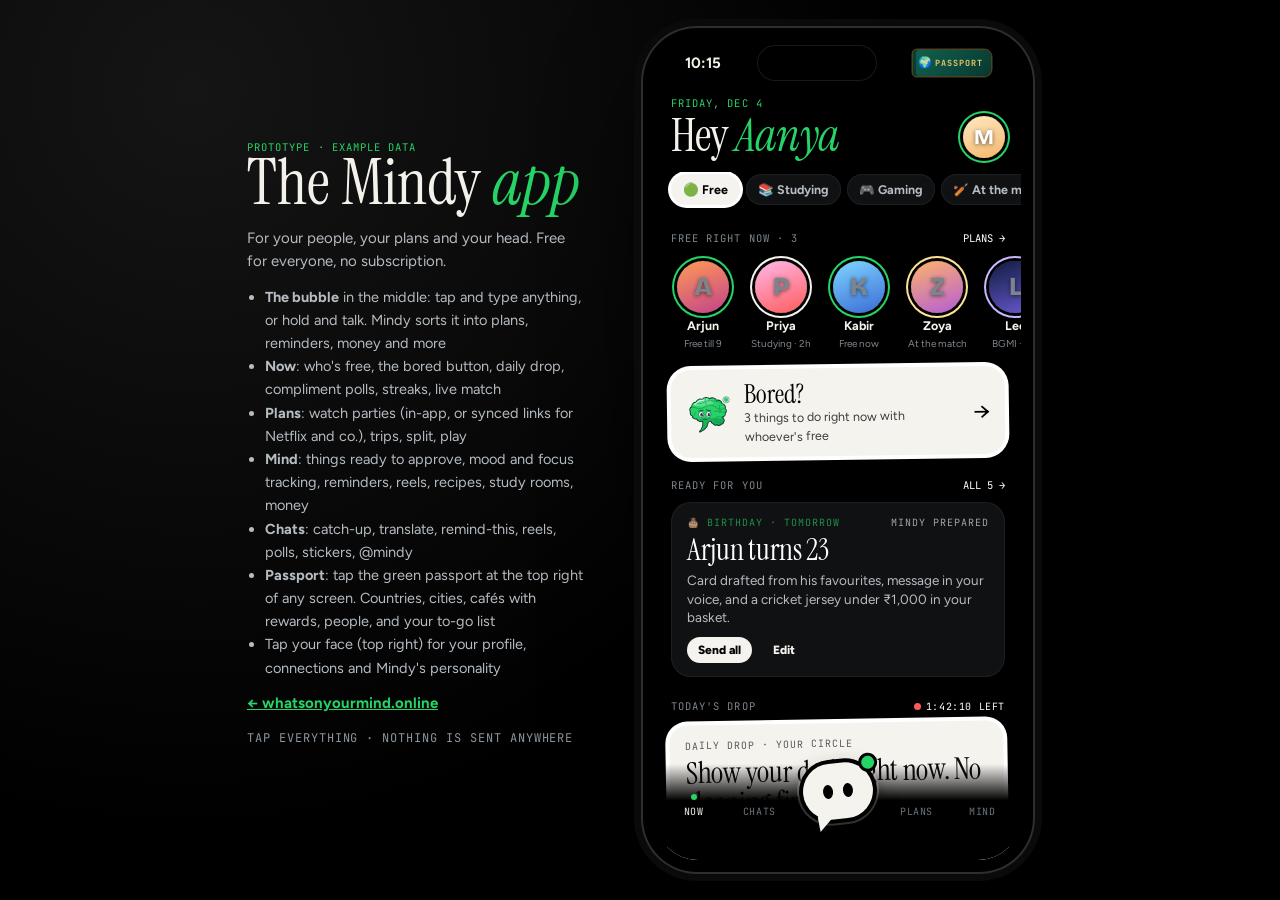
<file: public/try/index.html>
<!doctype html>
<html lang="en-GB">
<head>
<meta charset="utf-8">
<link rel="manifest" href="manifest.webmanifest">
<meta name="theme-color" content="#000000">
<link rel="apple-touch-icon" href="icon-192.png">
<meta name="apple-mobile-web-app-capable" content="yes">
<meta name="viewport" content="width=device-width, initial-scale=1, viewport-fit=cover">
<title>Mindy app</title>
<meta name="claude:viewport-fit-sides" content="cover">
<link rel="preconnect" href="https://fonts.googleapis.com">
<link rel="preconnect" href="https://fonts.gstatic.com" crossorigin>
<link rel="stylesheet" href="https://fonts.googleapis.com/css2?family=Bricolage+Grotesque:opsz,wght@12..96,800&family=Figtree:wght@400;600;700;800&family=Instrument+Serif:ital@0;1&family=JetBrains+Mono:wght@400;600&display=swap">
<style>
/* Layout: phone-sized app on a dark table (fills the screen on phones). Sticker-zine look: pitch black, die-cut pastel stickers, tickets, Dymo labels, serif display. */
:root{
  --black:#050506; --ink:#0A0A0A; --panel:#12171B; --panel2:#181E23; --line:#1E2429; --mute:#8C959D; --cream:#F4F1EA;
  --cy:#9FF7FF; --vi:#C7B8FF; --mi:#B8FFE0; --pk:#FFB8E8; --ye:#FFE29A; --or:#FFC59A; --green:#25D366; --red:#FF5C5C;
  --holo:linear-gradient(115deg,var(--cy),var(--vi) 35%,var(--mi) 65%,var(--pk));
  --serif:'Instrument Serif',Georgia,serif; --body:'Figtree',system-ui,sans-serif; --mono:'JetBrains Mono',ui-monospace,monospace; --display:'Bricolage Grotesque','Arial Black',sans-serif;
  color-scheme:dark;
}
*{box-sizing:border-box}
html,body{height:100%}
body{margin:0;background:radial-gradient(circle at 15% 10%,#22183A,#050506 55%);color:var(--cream);font-family:var(--body);display:flex;align-items:center;justify-content:center;gap:56px;padding-left:max(16px,env(safe-area-inset-left,0px));padding-right:max(16px,env(safe-area-inset-right,0px));padding-block:24px;overflow:hidden}
button{font:inherit;color:inherit;background:none;border:0;cursor:pointer;padding:0;text-align:inherit}
button:focus-visible,input:focus-visible{outline:2px solid var(--cy);outline-offset:2px}
input{font:inherit}
.side{max-width:340px}
.side h1{font-family:var(--serif);font-weight:400;font-size:64px;line-height:.92;margin:0 0 14px}
.side h1 i{background:var(--holo);-webkit-background-clip:text;background-clip:text;color:transparent}
.side p{color:#B5BCC2;line-height:1.55;margin:0 0 12px;font-size:15px}
.side ul{color:#B5BCC2;font-size:14.5px;line-height:1.6;padding-left:18px;margin:0 0 12px}
.side .hint{font-family:var(--mono);font-size:12px;letter-spacing:.08em;color:var(--mute)}
.device{width:390px;height:min(844px,calc(100vh - 48px));background:#000;border-radius:54px;padding:12px;box-shadow:0 0 0 2px #2A2F33,0 0 0 9px #0A0A0A,0 40px 90px rgba(0,0,0,.7);flex:none}
.screen{position:relative;height:100%;border-radius:43px;overflow:hidden;background:var(--black);display:flex;flex-direction:column}
.status{height:46px;flex:none;display:flex;align-items:center;justify-content:space-between;padding:0 30px;font-weight:700;font-size:15px;position:relative;z-index:5}
.status .island{width:118px;height:34px;background:#000;border-radius:20px;box-shadow:0 0 0 1px #15191C}
.status .bat{font-family:var(--mono);font-size:13px}
#view{flex:1;overflow-y:auto;overflow-x:hidden;padding:4px 16px 120px;scrollbar-width:none}
#view::-webkit-scrollbar{display:none}
.top{display:flex;justify-content:space-between;align-items:flex-end;margin:6px 0 14px;gap:10px}
.kicker{font-family:var(--mono);font-size:10.5px;letter-spacing:.1em;color:var(--cy);text-transform:uppercase}
.h{font-family:var(--serif);font-size:42px;line-height:.95;margin:4px 0 0;font-weight:400}
.h i{background:var(--holo);-webkit-background-clip:text;background-clip:text;color:transparent}
.av{width:36px;height:36px;border-radius:50%;display:inline-grid;place-items:center;font-family:var(--serif);font-size:19px;color:var(--ink);box-shadow:0 0 0 3px #fff;flex:none}
.sec{font-family:var(--mono);font-size:10.5px;letter-spacing:.1em;color:var(--mute);margin:22px 0 10px;text-transform:uppercase;display:flex;justify-content:space-between;align-items:center;gap:8px}
.sec button{color:var(--cy)}
.stk{border-radius:18px;color:var(--ink);box-shadow:0 0 0 4px #fff,0 14px 26px rgba(0,0,0,.55);padding:14px 16px;position:relative;display:block;width:100%;text-align:left}
.wob{transition:transform .2s cubic-bezier(.3,1.6,.5,1)}
.wob:hover{transform:rotate(-1.5deg) scale(1.02)}
.wob:active{transform:scale(.97)}
.ticket{border-radius:12px;color:var(--ink);padding:12px 16px;position:relative;-webkit-mask:radial-gradient(circle 9px at 0 50%,#0000 98%,#000) left/51% 100% no-repeat,radial-gradient(circle 9px at 100% 50%,#0000 98%,#000) right/51% 100% no-repeat;mask:radial-gradient(circle 9px at 0 50%,#0000 98%,#000) left/51% 100% no-repeat,radial-gradient(circle 9px at 100% 50%,#0000 98%,#000) right/51% 100% no-repeat;text-align:left;width:100%;display:block}
.ticket .t{font-family:var(--mono);font-size:10px;letter-spacing:.08em;opacity:.7;display:flex;justify-content:space-between;gap:8px}
.ticket .b{font-family:var(--serif);font-size:24px;line-height:1;margin:3px 0}
.ticket .s{font-size:12.5px;line-height:1.3}
.ticket .acts{display:flex;gap:6px;margin-top:9px}
.ticket .acts button{background:rgba(0,0,0,.12);border-radius:999px;padding:5px 10px;font-size:12px;font-weight:800}
.stack{display:flex;flex-direction:column;gap:12px}
.dymo{display:inline-block;background:#111;color:#fff;font-family:var(--mono);font-size:9.5px;letter-spacing:.08em;padding:3px 7px;border-radius:3px;box-shadow:0 2px 4px rgba(0,0,0,.5);white-space:nowrap}
.pill{display:inline-flex;align-items:center;justify-content:center;gap:6px;border-radius:999px;padding:10px 15px;font-weight:800;font-size:13.5px;background:var(--panel);color:var(--cream);white-space:nowrap}
.pill.go{background:var(--holo);color:var(--ink)}
.pill.sm{padding:6px 11px;font-size:12px}
.row{display:flex;gap:10px;align-items:center}
.grid2{display:grid;grid-template-columns:1fr 1fr;gap:14px}
.mindy svg{width:100%;height:auto;display:block}
.seg{display:flex;gap:6px;overflow-x:auto;scrollbar-width:none;margin:0 -16px;padding:2px 16px 6px}
.seg::-webkit-scrollbar{display:none}
.seg button{flex:none;font-family:var(--mono);font-size:11px;letter-spacing:.06em;padding:8px 12px;border-radius:999px;background:var(--panel);color:var(--mute)}
.seg button[aria-pressed="true"]{background:var(--cream);color:var(--ink)}
.capture{display:flex;gap:8px;background:var(--panel);border-radius:18px;padding:6px;box-shadow:inset 0 0 0 1px var(--line)}
.capture input{flex:1;min-width:0;background:transparent;border:0;color:var(--cream);padding:10px 10px;font-size:15px;outline:none}
.preview{margin-top:10px}
.muted{color:var(--mute);font-size:12.5px;line-height:1.4}
.nudge{display:flex;gap:10px;align-items:center;background:var(--panel);border-radius:18px;padding:10px 12px;margin-top:4px}
.nudge .mindy{width:46px;flex:none}
.nudge p{margin:0;font-size:13.5px;line-height:1.35}
/* tabs */
.tabs{position:absolute;left:0;right:0;bottom:0;height:96px;background:linear-gradient(transparent,#000 38%);display:flex;align-items:center;justify-content:space-around;padding:10px 6px 22px;z-index:6}
.tab{display:flex;flex-direction:column;align-items:center;gap:5px;font-family:var(--mono);font-size:10px;letter-spacing:.06em;color:#6A737B;min-width:44px}
.tab::before{content:"";width:6px;height:6px;border-radius:50%;background:transparent}
.tab[aria-current="page"]{color:var(--cream)}
.tab[aria-current="page"]::before{background:var(--cy)}
.hold{width:62px;height:62px;margin-top:-26px;border-radius:50%;background:var(--holo);box-shadow:0 0 0 5px #fff,0 0 0 9px #000;display:grid;place-items:center;font-family:var(--mono);font-size:10.5px;font-weight:600;color:var(--ink);letter-spacing:.06em;transition:transform .15s;user-select:none;-webkit-user-select:none;touch-action:none;text-align:center}
.hold.on{transform:scale(1.12);box-shadow:0 0 0 5px #fff,0 0 0 9px #000,0 0 40px 10px rgba(159,247,255,.5)}
/* sheet, toast, confetti */
.scrim{position:absolute;inset:0;background:rgba(0,0,0,.6);z-index:8}
.sheet{position:absolute;left:0;right:0;bottom:0;max-height:90%;overflow-y:auto;background:#0D1013;border-radius:30px 30px 0 0;box-shadow:0 -1px 0 #2A2F33;z-index:9;padding:12px 18px 34px;animation:up .28s cubic-bezier(.2,.9,.3,1)}
.sheet::before{content:"";display:block;width:44px;height:5px;border-radius:3px;background:#3A3F44;margin:0 auto 12px}
@keyframes up{from{transform:translateY(40%);opacity:.4}}
.toast{position:absolute;left:16px;right:16px;top:54px;z-index:12;background:var(--cream);color:var(--ink);border-radius:16px;padding:12px 14px;font-weight:700;font-size:13.5px;box-shadow:0 10px 30px rgba(0,0,0,.6);animation:drop .3s ease;display:flex;gap:10px;align-items:center}
.toast .mindy{width:34px;flex:none}
@keyframes drop{from{transform:translateY(-20px);opacity:0}}
#confetti{position:absolute;inset:0;pointer-events:none;z-index:20}
.push{position:absolute;left:10px;right:10px;top:48px;z-index:15;background:rgba(30,34,38,.92);backdrop-filter:blur(18px);-webkit-backdrop-filter:blur(18px);border-radius:22px;padding:11px 13px;display:flex;gap:11px;align-items:flex-start;box-shadow:0 14px 40px rgba(0,0,0,.6),inset 0 0 0 1px rgba(255,255,255,.08);animation:pushin .45s cubic-bezier(.2,1.3,.4,1);text-align:left;width:auto}
.push .ap{width:38px;height:38px;border-radius:10px;background:#000;display:grid;place-items:center;flex:none;box-shadow:inset 0 0 0 1px #2A2F33}
.push .ap .mindy{width:30px}
.push b{display:block;font-size:13.5px}
.push p{margin:2px 0 0;font-size:13.5px;line-height:1.3;color:#DDE2E6}
.push small{font-size:11px;color:var(--mute);margin-left:auto;white-space:nowrap}
@keyframes pushin{from{transform:translateY(-120%)}}
.lock{background:linear-gradient(170deg,#2A1F4A,#0A0A0A);border-radius:22px;padding:14px;display:flex;flex-direction:column;gap:8px}
.lock .tm{font-family:var(--display);font-size:52px;text-align:center;letter-spacing:-.03em;line-height:1}
.lock .push{position:static;animation:none}

/* passport */
.ppmini{height:26px;padding:0 8px 0 22px;border-radius:4px 7px 7px 4px;background:linear-gradient(135deg,#11624F,#08382F);color:#E6C46A;font-family:var(--mono);font-size:8.5px;letter-spacing:.12em;box-shadow:inset 3px 0 0 rgba(0,0,0,.35),0 0 0 1.5px #E6C46A55;position:relative;transition:transform .2s cubic-bezier(.3,1.6,.5,1)}
.ppmini::before{content:"🌍";position:absolute;left:5px;top:5px;font-size:11px}
.ppmini:hover{transform:rotate(-4deg) scale(1.06)}
.ppbtn{position:absolute;right:14px;bottom:106px;z-index:7;width:46px;height:62px;border-radius:6px 9px 9px 6px;background:linear-gradient(135deg,#0B4A3E,#08382F);box-shadow:inset 3px 0 0 rgba(0,0,0,.35),0 0 0 2px #fff,0 10px 20px rgba(0,0,0,.6);display:grid;place-items:center;color:#E6C46A;font-family:var(--mono);font-size:7px;letter-spacing:.08em;text-align:center;line-height:1.3;transition:transform .2s cubic-bezier(.3,1.6,.5,1)}
.ppbtn:hover{transform:rotate(-6deg) scale(1.06)}
.ppbtn .em{font-size:16px;display:block;margin-bottom:2px}
.pp{position:absolute;inset:0;z-index:10;background:radial-gradient(circle at 50% 30%,#1A2A26,#030404 70%);display:flex;flex-direction:column;padding:52px 16px 20px;animation:fadein .25s}
@keyframes fadein{from{opacity:0}}
.pp-top{display:flex;justify-content:space-between;align-items:center;margin-bottom:10px}
.book{flex:1;min-height:0;display:flex;align-items:center;justify-content:center;perspective:1400px}
.cover{width:300px;max-width:100%;aspect-ratio:88/125;border-radius:10px 16px 16px 10px;background:radial-gradient(circle at 30% 20%,#11624F,#08382F 60%,#052820);box-shadow:inset 6px 0 0 rgba(0,0,0,.35),inset 8px 0 14px rgba(0,0,0,.4),0 30px 60px rgba(0,0,0,.7);display:flex;flex-direction:column;align-items:center;justify-content:space-between;padding:36px 20px 30px;color:#E6C46A;text-align:center;cursor:pointer;transition:transform .7s cubic-bezier(.3,.9,.3,1);transform-origin:left center}
.cover.open{transform:rotateY(-100deg);opacity:0}
.cover .t1{font-family:var(--mono);font-size:11px;letter-spacing:.32em}
.cover .t2{font-family:var(--serif);font-size:40px;line-height:.95;letter-spacing:.02em}
.cover .seal{width:120px;filter:sepia(1) saturate(2.4) hue-rotate(5deg) brightness(.95) drop-shadow(0 1px 0 rgba(0,0,0,.4))}
.cover .chip{width:38px;height:26px;border:2px solid #E6C46A;border-radius:6px;position:relative}
.cover .chip::after{content:"";position:absolute;inset:6px 11px;border:2px solid #E6C46A;border-radius:50%}
.page{width:310px;max-width:100%;aspect-ratio:88/125;border-radius:6px 12px 12px 6px;position:relative;overflow:hidden;color:#2A2A33;box-shadow:inset 10px 0 18px -10px rgba(0,0,0,.35),0 30px 60px rgba(0,0,0,.7);
  background:repeating-radial-gradient(circle at 20% 30%,rgba(37,211,102,.06) 0 2px,transparent 2px 9px),repeating-linear-gradient(115deg,rgba(199,184,255,.13) 0 1px,transparent 1px 7px),linear-gradient(170deg,#F7F2E6,#EFE6D2);animation:turn .45s cubic-bezier(.3,.9,.3,1)}
@keyframes turn{from{transform:rotateY(25deg);transform-origin:left center;opacity:.3}}
.page .ph{position:absolute;left:14px;right:14px;top:12px;display:flex;justify-content:space-between;font-family:var(--mono);font-size:8.5px;letter-spacing:.14em;color:#6B6455}
.page .pn{position:absolute;bottom:8px;left:0;right:0;text-align:center;font-family:var(--mono);font-size:8.5px;color:#8C8473}
.page .wm{position:absolute;inset:0;display:grid;place-items:center;opacity:.07;pointer-events:none}
.page .wm .mindy{width:70%}
.stampbox{position:absolute;inset:30px 10px 24px}
.stmp{position:absolute;transform-origin:center;mix-blend-mode:multiply;cursor:pointer}
.stmp.new{animation:slam .5s cubic-bezier(.2,1.6,.4,1)}
@keyframes slam{0%{transform:scale(2.4) rotate(var(--r));opacity:0}60%{opacity:1}100%{transform:scale(1) rotate(var(--r))}}
.idpage{position:absolute;inset:30px 14px 24px;display:flex;flex-direction:column;gap:10px}
.idrow{display:flex;gap:12px}
.idph{width:96px;aspect-ratio:3/4;border-radius:4px;background:linear-gradient(170deg,#FFB36B,#B45CD6);display:grid;place-items:end center;overflow:hidden;box-shadow:inset 0 0 0 1px rgba(0,0,0,.15)}
.idph .mindy{width:110%;margin-bottom:-14%}
.field{font-family:var(--mono);font-size:7.5px;letter-spacing:.1em;color:#7A7363}
.fv{font-family:var(--body);font-weight:800;font-size:13px;color:#1E1E26;margin-bottom:5px;line-height:1.1}
.mrz{margin-top:auto;font-family:var(--mono);font-size:10.6px;letter-spacing:.06em;line-height:1.35;color:#2A2A33;word-break:break-all;background:rgba(255,255,255,.5);padding:6px;border-radius:3px}
.pp-nav{display:flex;justify-content:center;align-items:center;gap:10px;margin-top:12px}
.pp-tabs{display:flex;gap:6px;overflow-x:auto;scrollbar-width:none;margin:0 -16px 8px;padding:0 16px}
.pp-tabs::-webkit-scrollbar{display:none}
.pp-tabs button{flex:none;font-family:var(--mono);font-size:10.5px;letter-spacing:.06em;padding:7px 11px;border-radius:999px;background:var(--panel);color:var(--mute)}
.pp-tabs button[aria-pressed="true"]{background:#E6C46A;color:#1A1405}
.ppstats{display:flex;justify-content:space-around;text-align:center;margin-bottom:8px}
.ppstats b{display:block;font-family:var(--display);font-size:22px;color:#E6C46A;line-height:1}
.ppstats span{font-family:var(--mono);font-size:9px;color:var(--mute);letter-spacing:.08em}

/* chats */
.chat{display:flex;gap:12px;align-items:center;padding:11px 0;border-bottom:1px solid var(--line);width:100%;text-align:left}
.chat .n{font-weight:800;font-size:15px}
.chat .l{font-size:13px;color:var(--mute);white-space:nowrap;overflow:hidden;text-overflow:ellipsis}
.chat .m{flex:1;min-width:0}
.chat .tm{font-family:var(--mono);font-size:10.5px;color:var(--mute);text-align:right}
.badge{display:inline-grid;place-items:center;min-width:20px;height:20px;border-radius:10px;background:var(--cy);color:var(--ink);font-size:11px;font-weight:800;margin-top:4px;padding:0 6px}
.thread{display:flex;flex-direction:column;gap:8px;padding-bottom:10px}
.msg{max-width:82%;padding:9px 13px;border-radius:18px;font-size:14.5px;line-height:1.35;background:var(--panel);position:relative}
.msg.me{align-self:flex-end;background:var(--cream);color:var(--ink)}
.msg.mindy{background:var(--holo);color:var(--ink)}
.msg .who{display:block;font-family:var(--mono);font-size:9.5px;letter-spacing:.06em;opacity:.7;margin-bottom:2px}
.msg .tr{display:block;margin-top:5px;padding-top:5px;border-top:1px dashed currentColor;opacity:.75;font-size:13px}
.msg .rx{position:absolute;bottom:-10px;right:8px;background:#fff;border-radius:999px;padding:0 5px;font-size:13px;box-shadow:0 2px 6px rgba(0,0,0,.4)}
.msg.stick{background:none;padding:0;width:110px}
.reel{display:flex;gap:10px;align-items:stretch;background:var(--panel2);border-radius:14px;padding:8px;margin-top:4px;color:var(--cream)}
.reel .th{width:58px;aspect-ratio:9/16;border-radius:9px;flex:none;display:grid;place-items:center;font-size:20px;color:#fff;position:relative;overflow:hidden}
.reel .th::after{content:"▶";position:absolute;font-size:14px;opacity:.9}
.poll div{margin-top:6px;border-radius:10px;background:rgba(0,0,0,.08);overflow:hidden}
.poll button{display:flex;justify-content:space-between;width:100%;padding:7px 10px;font-size:13px;font-weight:700;position:relative}
.poll .fill{position:absolute;left:0;top:0;bottom:0;background:rgba(0,0,0,.12)}
.poll button span{position:relative}
.wave{display:flex;gap:2px;align-items:center;height:22px}
.wave i{width:3px;border-radius:2px;background:currentColor;opacity:.6}
.wave.play i{animation:wv .8s infinite ease-in-out}
@keyframes wv{50%{transform:scaleY(.4)}}
.composer{position:sticky;bottom:96px;display:flex;gap:6px;padding:8px 0;background:linear-gradient(transparent,var(--black) 30%)}
.composer input{flex:1;min-width:0;background:var(--panel);border:1px solid var(--line);color:var(--cream);border-radius:999px;padding:11px 14px;font-size:14.5px}
.icon{width:42px;height:42px;border-radius:50%;background:var(--panel);display:grid;place-items:center;font-size:18px;flex:none}
.chips{display:flex;gap:6px;overflow-x:auto;scrollbar-width:none;padding-bottom:4px}
.chips::-webkit-scrollbar{display:none}
.chips button{flex:none;font-size:12px;padding:7px 11px;border-radius:999px;background:var(--panel);border:1px solid var(--line)}
.catch{display:flex;align-items:center;gap:10px;background:var(--holo);color:var(--ink);border-radius:16px;padding:10px 12px;margin-bottom:10px;font-weight:800;font-size:13.5px;width:100%}
/* brain */
.bubbles{display:flex;flex-wrap:wrap;gap:8px;align-items:center;justify-content:center;padding:6px 0}
.bub{border-radius:50%;display:grid;place-items:center;text-align:center;color:var(--ink);font-weight:800;line-height:1.05;box-shadow:0 0 0 3px #fff;transition:transform .2s}
.bub small{display:block;font-family:var(--mono);font-size:9px;font-weight:400}
.bub[aria-pressed="true"]{transform:scale(1.08);box-shadow:0 0 0 3px #fff,0 0 0 7px var(--cy)}
.reels{display:grid;grid-template-columns:repeat(3,1fr);gap:8px}
.rc{aspect-ratio:9/14;border-radius:12px;position:relative;overflow:hidden;color:#fff;padding:7px;display:flex;flex-direction:column;justify-content:flex-end;text-align:left;box-shadow:0 0 0 2px #fff}
.rc b{font-size:11.5px;line-height:1.15;text-shadow:0 1px 4px rgba(0,0,0,.6)}
.rc .tg{position:absolute;top:6px;left:6px}
.rc .ic{position:absolute;top:30%;left:0;right:0;text-align:center;font-size:30px}
.ing{display:flex;align-items:center;gap:10px;padding:9px 0;border-bottom:1px solid var(--line);width:100%;text-align:left;font-size:14.5px}
.ing .box{width:20px;height:20px;border-radius:6px;box-shadow:inset 0 0 0 2px var(--mute);flex:none;display:grid;place-items:center;font-size:13px}
.ing[aria-pressed="true"] .box{background:var(--mi);box-shadow:none;color:var(--ink)}
.ing[aria-pressed="true"] .tx{text-decoration:line-through;color:var(--mute)}
.chart{background:var(--panel);border-radius:18px;padding:14px 14px 10px}
.chart h4{margin:0;font-family:var(--serif);font-weight:400;font-size:22px;line-height:1.05}
.chart .note{font-size:12.5px;color:var(--mute);margin:4px 0 8px}
.chart svg{display:block;width:100%;height:auto}
.chart text{font-family:var(--mono);font-size:9px;fill:#8C959D}
.chart text.v{fill:#F4F1EA;font-size:9.5px}
.place{display:flex;gap:12px;align-items:center;padding:10px 0;border-bottom:1px solid var(--line)}
.pin{width:40px;height:40px;border-radius:12px;display:grid;place-items:center;color:var(--ink);font-size:18px;flex:none;box-shadow:0 0 0 2px #fff}
/* play */
.game{border-radius:20px;padding:14px;color:var(--ink);box-shadow:0 0 0 4px #fff,0 14px 26px rgba(0,0,0,.55);text-align:left;display:flex;flex-direction:column;gap:6px;min-height:148px;width:100%}
.game .gt{font-family:var(--serif);font-size:24px;line-height:.95}
.game .gs{font-size:12px;line-height:1.3;margin-top:auto}
.live{display:inline-flex;align-items:center;gap:5px;font-family:var(--mono);font-size:10px;letter-spacing:.06em}
.live::before{content:"";width:7px;height:7px;border-radius:50%;background:var(--red);animation:blink 1s infinite}
@keyframes blink{50%{opacity:.3}}
.score{font-family:var(--display);font-size:34px;letter-spacing:-.03em;line-height:1}
.balls{display:flex;gap:5px;margin-top:8px}
.balls span{width:24px;height:24px;border-radius:50%;display:grid;place-items:center;font-family:var(--mono);font-size:11px;font-weight:600;background:var(--panel);color:var(--cream)}
.balls span.b4{background:var(--cy);color:var(--ink)}.balls span.b6{background:var(--holo);color:var(--ink)}.balls span.bW{background:var(--red);color:#fff}
.opts{display:grid;grid-template-columns:repeat(6,1fr);gap:6px;margin-top:12px}
.opts button{aspect-ratio:1;border-radius:14px;background:var(--panel);font-family:var(--display);font-size:20px;box-shadow:inset 0 0 0 1px var(--line)}
.opts button.pick{background:var(--holo);color:var(--ink)}
.hand{font-size:52px;line-height:1;text-align:center}
.tcard{width:100%;aspect-ratio:5/7;border-radius:12px;padding:6px;box-shadow:0 0 0 3px #fff,0 10px 20px rgba(0,0,0,.6)}
.tcard>div{height:100%;border-radius:8px;background:#fff;color:var(--ink);padding:7px;display:flex;flex-direction:column;gap:4px}
.tcard .art{flex:1;border-radius:6px;display:grid;place-items:center}
.tcard .nm{font-family:var(--serif);font-size:17px;line-height:.95}
.tcard .stt{display:grid;grid-template-columns:repeat(3,1fr);text-align:center;font-family:var(--mono);font-size:7px}
.tcard .stt b{display:block;font-family:var(--display);font-size:13px}
.flip{animation:flip .6s cubic-bezier(.2,.9,.3,1.2) backwards}
@keyframes flip{from{transform:rotateY(90deg) scale(.8)}}
.lc{width:52px;aspect-ratio:5/7;border-radius:9px;box-shadow:0 0 0 3px #fff;display:grid;place-items:center;font-family:var(--serif);font-size:28px;color:var(--ink);position:relative;flex:none}
.lc::before{content:"";position:absolute;inset:16% 12%;border-radius:50%;background:rgba(255,255,255,.5);transform:rotate(-18deg)}
.lc span{position:relative}
.lc.back{background:#111;color:var(--cy);font-family:var(--mono);font-size:9px}
.lc.back::before{display:none}
.lc.playable{transform:translateY(-8px);box-shadow:0 0 0 3px #fff,0 0 18px 2px var(--cy)}
.lhand{display:flex;gap:8px;flex-wrap:wrap;justify-content:center;padding-top:10px}
.lb{display:flex;gap:10px;align-items:center;padding:8px 0;border-bottom:1px solid var(--line);font-size:14px}
.lb b{font-family:var(--mono);width:18px;color:var(--mute)}
/* me */
.fav{border-radius:12px;padding:9px 11px;color:var(--ink);text-align:left;box-shadow:0 0 0 3px #fff;width:100%}
.fav .k{font-family:var(--mono);font-size:9px;letter-spacing:.08em;opacity:.7}
.fav .v{font-family:var(--serif);font-size:20px;line-height:1}
.chip{display:inline-block;background:var(--panel);border-radius:999px;padding:6px 11px;font-size:12px;font-weight:700;margin:0 6px 6px 0}
.polar{background:#fff;padding:6px 6px 22px;width:112px;box-shadow:0 10px 20px rgba(0,0,0,.6);position:relative;flex:none}
.polar i{display:block;aspect-ratio:1}
.polar span{position:absolute;left:0;right:0;bottom:3px;text-align:center;font-family:var(--serif);font-style:italic;color:#222;font-size:14px}
.act{display:flex;gap:12px;align-items:center;padding:11px 0;border-bottom:1px solid var(--line);width:100%;text-align:left;font-size:14.5px}
.act .ic{width:34px;height:34px;border-radius:10px;display:grid;place-items:center;color:var(--ink);font-weight:800;flex:none}
.act .pr{margin-left:auto;font-family:var(--mono);font-size:12px;color:var(--cy);white-space:nowrap}
.know{display:flex;gap:10px;align-items:center;padding:9px 0;border-bottom:1px solid var(--line);font-size:13.5px}
.know span{flex:1}
.know button{font-family:var(--mono);font-size:10px;color:var(--mute);letter-spacing:.06em}
@media (max-width:820px){.side{display:none}}
@media (max-width:480px){body{padding:0;display:block}.device{width:100%;height:100%;border-radius:0;padding:0;box-shadow:none}.screen{border-radius:0}.status .island{display:none}}
@media (prefers-reduced-motion:reduce){*{animation:none!important;transition:none!important}}
/* ===== v3: minimal black, bold type, stickers as the UI ===== */
:root{--cy:#25D366;--holo:#F5F3EE;--foil:linear-gradient(115deg,#9FF7FF,#C7B8FF 35%,#B8FFE0 65%,#FFB8E8);--panel:#0F1113;--panel2:#15181B;--line:#1C1F22}
body{background:radial-gradient(circle at 15% 10%,#151515,#000 55%)}
.screen{background:#000}
.side h1 i{background:none;color:#25D366;-webkit-text-fill-color:#25D366}
.h{font-size:46px;letter-spacing:-.01em}
.h i{background:none;color:#25D366;-webkit-text-fill-color:#25D366}
.kicker{color:#25D366}
.sec{color:#7D858C}
.sec button{color:#fff}
.pill.go{background:#F5F3EE;color:#000}
.pill.dark{background:#000;color:#fff}
.pill.ghost{background:transparent;box-shadow:inset 0 0 0 1px #2A2F33;color:#B5BCC2;font-weight:600}
.msg.mindy{background:#F5F3EE;color:#000}
.msg.me{background:#25D366;color:#000}
.catch{background:#F5F3EE}
.seg button[aria-pressed="true"]{background:#F5F3EE;color:#000}
.stk{box-shadow:0 0 0 4px #fff,0 16px 30px rgba(0,0,0,.7)}
.peel{position:relative;overflow:hidden}
.peel::after{content:"";position:absolute;right:0;bottom:0;width:30px;height:30px;background:linear-gradient(135deg,#C9C5BC 0 49%,#000 50%);border-top-left-radius:6px;box-shadow:-3px -3px 6px rgba(0,0,0,.25)}
.tagx{font-family:var(--mono);font-size:10px;letter-spacing:.1em;opacity:.65;text-transform:uppercase}
.big{font-family:var(--serif);font-size:30px;line-height:1;margin-top:6px;letter-spacing:-.01em}
.small{font-size:12.5px;line-height:1.4;color:inherit;opacity:.75}
.mebtn{flex:none}
.statusrow{display:flex;gap:6px;overflow-x:auto;scrollbar-width:none;margin:0 -16px;padding:2px 16px 4px}
.statusrow::-webkit-scrollbar{display:none}
.statusrow button{flex:none;font-size:12.5px;font-weight:700;padding:8px 12px;border-radius:999px;background:var(--panel);color:#B5BCC2;box-shadow:inset 0 0 0 1px var(--line)}
.statusrow button[aria-pressed="true"]{background:#F5F3EE;color:#000;box-shadow:0 0 0 3px #fff}
.friendsrow{display:flex;gap:14px;overflow-x:auto;scrollbar-width:none;margin:0 -16px;padding:6px 16px 4px}
.friendsrow::-webkit-scrollbar{display:none}
.fr{flex:none;display:flex;flex-direction:column;align-items:center;gap:5px;width:64px;text-align:center}
.fr b{font-size:12.5px}
.fr span{font-size:10px;color:#7D858C;line-height:1.2}
.bored{display:flex;align-items:center;gap:12px;width:100%;margin-top:14px;padding:12px 14px;border-radius:20px;background:#F5F3EE;color:#000;box-shadow:0 0 0 4px #fff;transform:rotate(-.8deg);text-align:left;transition:transform .2s cubic-bezier(.3,1.6,.5,1)}
.bored:hover{transform:rotate(0) scale(1.02)}
.bored b{display:block;font-family:var(--serif);font-weight:400;font-size:26px;line-height:1}
.bored span span{font-size:12.5px;opacity:.75}
.bored .arrow{margin-left:auto;font-size:24px}
.ready{background:var(--panel);border-radius:20px;padding:14px 16px;box-shadow:inset 0 0 0 1px var(--line)}
.ready p{margin:6px 0 0;font-size:13.5px;line-height:1.4;color:#B5BCC2}
.brief{display:flex;gap:12px;align-items:center;background:var(--panel);border-radius:18px;padding:12px 14px;margin-top:12px}
.brief p{margin:0;font-size:13.5px;line-height:1.4;color:#C9CED2}
.drops{display:grid;grid-template-columns:repeat(5,1fr);gap:6px;margin-top:12px}
.dp{aspect-ratio:3/4;border-radius:8px;display:flex;align-items:flex-end;justify-content:center;padding-bottom:4px;box-shadow:0 0 0 2px #fff}
.dp span{font-size:10px;font-weight:800;color:#fff;text-shadow:0 1px 3px #000}
.cp{display:flex;align-items:center;gap:8px;padding:8px;border-radius:14px;background:#F5F3EE;box-shadow:inset 0 0 0 1px #ddd}
.cp b{font-size:14px}
.streaks{display:flex;gap:16px;overflow-x:auto;scrollbar-width:none}
.streaks div{display:flex;flex-direction:column;align-items:center;gap:4px;flex:none}
.streaks b{font-family:var(--mono);font-size:12px}
.streaks span{font-size:10.5px;color:#7D858C}
.livecard{background:var(--panel);border-radius:20px;padding:14px 16px;box-shadow:inset 0 0 0 1px var(--line)}
.lore{display:flex;gap:12px;align-items:center;background:var(--panel);border-radius:18px;padding:10px}
.lore .ph{width:64px;flex:none}
.lore p{margin:0;font-size:13.5px;line-height:1.4;color:#C9CED2}
.planc{display:flex;gap:12px;align-items:center;background:var(--panel);border-radius:18px;padding:12px 14px;box-shadow:inset 0 0 0 1px var(--line)}
.planc b{display:block;font-size:14.5px}
.planc span{font-size:12px;color:#8C959D}
.planc .pk{width:40px;height:40px;border-radius:12px;background:#F5F3EE;display:grid;place-items:center;font-size:18px;flex:none;color:#000}
.src,.routec,.conn{display:flex;gap:12px;align-items:center;width:100%;text-align:left;padding:12px 0;border-bottom:1px solid var(--line)}
.src b,.routec b,.conn b{display:block;font-size:14.5px}
.src span span,.routec span span,.conn span span{font-size:12px;color:#8C959D}
.se{width:40px;height:40px;border-radius:12px;background:#F5F3EE;display:grid;place-items:center;font-size:19px;flex:none;color:#000}
.routec{background:var(--panel);border-radius:16px;padding:12px;border:0}
.screenbox{position:relative;aspect-ratio:16/9;border-radius:16px;background:linear-gradient(160deg,#0B3D2E,#000);display:grid;place-items:center;margin-top:12px;overflow:hidden;box-shadow:0 0 0 2px #fff}
.prog{position:absolute;left:10px;right:10px;bottom:8px;height:4px;border-radius:2px;background:#333}
.prog i{display:block;height:100%;background:#25D366;border-radius:2px}
#floaters{position:absolute;inset:0;pointer-events:none}
.fl{position:absolute;bottom:10px;font-size:28px;animation:floatup 1.6s ease-out forwards}
@keyframes floatup{to{transform:translateY(-150px) scale(1.4);opacity:0}}
.cams{display:grid;grid-template-columns:repeat(4,1fr);gap:8px;margin-top:10px}
.cams div{aspect-ratio:1;border-radius:12px;display:grid;place-items:center;box-shadow:0 0 0 2px #fff}
.reacts{display:flex;gap:6px;margin-top:10px}
.reacts button{flex:1;font-size:22px;padding:6px 0;border-radius:12px;background:var(--panel)}
.bar{height:8px;border-radius:4px;background:rgba(0,0,0,.12);margin-top:6px;overflow:hidden}
.planc .bar{background:#22272B}
.bar i{display:block;height:100%;background:#25D366;border-radius:4px}
.moods{display:grid;grid-template-columns:repeat(5,1fr);gap:6px;margin-top:10px}
.moods button{display:flex;flex-direction:column;align-items:center;gap:2px;padding:6px 2px;border-radius:12px;font-size:11px;font-weight:700}
.moods button[aria-pressed="true"]{background:#000;color:#fff;box-shadow:0 0 0 2px #25D366}
.moods .mindy{width:44px}
.en{flex:1;padding:8px 0;border-radius:10px;background:#E6E2DA;font-size:12px;font-weight:800;color:#000}
.en[aria-pressed="true"]{background:#000;color:#25D366}
.onmind{display:flex;flex-wrap:wrap;gap:8px;align-items:center}
.onmind span{background:#F5F3EE;color:#000;border-radius:999px;padding:5px 12px;font-family:var(--serif);box-shadow:0 0 0 2px #fff}
.onmind sup{font-family:var(--mono);font-size:9px;margin-left:3px}
.timer{font-family:var(--display);font-size:40px;letter-spacing:-.03em}
.tog{width:46px;height:28px;border-radius:999px;background:#2A2F33;position:relative;flex:none;transition:background .2s}
.tog i{position:absolute;left:3px;top:3px;width:22px;height:22px;border-radius:50%;background:#fff;transition:transform .2s}
.tog[aria-pressed="true"]{background:#25D366}
.tog[aria-pressed="true"] i{transform:translateX(18px)}
.tcard>div{background:#fff}
/* the thought bubble */
.think{width:70px;height:56px;margin-top:-30px;position:relative;background:#F5F3EE;border-radius:28px;box-shadow:0 0 0 4px #000,0 0 0 6px #F5F3EE33,0 10px 22px rgba(0,0,0,.7);transform:rotate(-6deg);display:grid;place-items:center;transition:transform .25s cubic-bezier(.3,1.6,.5,1);touch-action:none;user-select:none;-webkit-user-select:none}
.think::after{content:"";position:absolute;left:12px;bottom:-11px;width:18px;height:16px;background:#F5F3EE;clip-path:polygon(0 0,100% 0,8% 100%)}
.think:hover{transform:rotate(0) scale(1.06)}
.think .eyes{display:flex;gap:10px}
.think .eyes i{width:10px;height:14px;border-radius:50%;background:#000;animation:blink 4.5s infinite}
.think .od{position:absolute;right:-4px;top:-4px;width:13px;height:13px;border-radius:50%;background:#25D366;box-shadow:0 0 0 3px #000}
.think.listen{transform:scale(1.18) rotate(0)}
.think.listen::before{content:"";position:absolute;inset:-10px;border-radius:36px;box-shadow:0 0 0 2px #25D366;animation:ring 1s infinite}
@keyframes blink{0%,92%,100%{transform:scaleY(1)}95%{transform:scaleY(.1)}}
@keyframes ring{from{opacity:1;transform:scale(.9)}to{opacity:0;transform:scale(1.3)}}
.tb{position:absolute;inset:0;z-index:11;background:#000;padding:56px 18px 24px;overflow-y:auto;animation:fadein .2s}
.tbq{display:block;font-family:var(--serif);font-size:48px;line-height:.95;margin:18px 0 12px}
.tb textarea{width:100%;background:transparent;border:0;border-bottom:2px solid #25D366;color:#fff;font:inherit;font-size:20px;line-height:1.35;padding:8px 0;resize:none;outline:none}
.tb textarea::placeholder{color:#555C62}
.listenov{position:absolute;inset:0;z-index:11;background:rgba(0,0,0,.9);display:flex;flex-direction:column;align-items:center;justify-content:center;gap:14px;font-family:var(--serif);font-size:30px}
.listenov .wave i{background:#25D366;width:5px}

.av{color:#fff;text-shadow:0 1px 4px rgba(0,0,0,.55);font-family:var(--display);font-weight:800;font-style:normal}

</style>
</head>
<body>


<aside class="side">
  <div class="kicker">Prototype &middot; example data</div>
  <h1>The Mindy <i>app</i></h1>
  <p>For your people, your plans and your head. Free for everyone, no subscription.</p>
  <ul>
    <li><b>The bubble</b> in the middle: tap and type anything, or hold and talk. Mindy sorts it into plans, reminders, money and more</li>
    <li><b>Now</b>: who's free, the bored button, daily drop, compliment polls, streaks, live match</li>
    <li><b>Plans</b>: watch parties (in-app, or synced links for Netflix and co.), trips, split, play</li>
    <li><b>Mind</b>: things ready to approve, mood and focus tracking, reminders, reels, recipes, study rooms, money</li>
    <li><b>Chats</b>: catch-up, translate, remind-this, reels, polls, stickers, @mindy</li>
            <li><b>Passport</b>: tap the green passport at the top right of any screen. Countries, cities, cafés with rewards, people, and your to-go list</li>
    <li>Tap your face (top right) for your profile, connections and Mindy's personality</li>
      </ul>
  <p style="margin:0 0 14px"><a href="/" style="color:#25D366;font-weight:700">← whatsonyourmind.online</a></p>
  <p class="hint">TAP EVERYTHING &middot; NOTHING IS SENT ANYWHERE</p>
</aside>

<div class="device"><div class="screen" id="screen">
  <div class="status"><span id="clock">9:41</span><span class="island"></span><button class="ppmini" data-action="passport" aria-label="Open your passport">PASSPORT</button></div>
  <main id="view" aria-live="polite"></main>
  <nav class="tabs" aria-label="Main">
    <button class="tab" data-tab="now">NOW</button>
    <button class="tab" data-tab="chats">CHATS</button>
    <button class="think" id="think" aria-label="What's on your mind? Tap to write, hold to talk"><span class="eyes"><i></i><i></i></span><span class="od"></span></button>
    <button class="tab" data-tab="plans">PLANS</button>
    <button class="tab" data-tab="mind">MIND</button>
  </nav>
  <canvas id="confetti"></canvas>
</div></div>

<script>
const M = {"happy": "<svg viewBox=\"0 0 270 222\" xmlns=\"http://www.w3.org/2000/svg\" style=\"display:block;overflow:visible\"><defs><clipPath id=\"mc1\"><path d=\"M228.0 106.0 A15.1 15.1 0 0 1 211.8 125.2 A19.9 19.9 0 0 1 181.8 139.4 A23.5 23.5 0 0 1 143.2 146.1 A24.4 24.4 0 0 1 102.6 144.1 A22.2 22.2 0 0 1 67.1 133.8 A17.7 17.7 0 0 1 42.9 116.9 A13.4 13.4 0 0 1 34.0 96.5 A17.7 17.7 0 0 1 42.1 68.1 A20.1 20.1 0 0 1 65.7 44.4 A22.9 22.9 0 0 1 100.8 29.6 A24.4 24.4 0 0 1 141.3 26.3 A23.9 23.9 0 0 1 180.2 35.1 A21.7 21.7 0 0 1 210.7 54.3 A18.9 18.9 0 0 1 227.7 80.8 A15.1 15.1 0 0 1 228.0 106.0 Z\"/></clipPath><mask id=\"mm1\"><rect x=\"0\" y=\"0\" width=\"270\" height=\"222\" fill=\"#fff\"/><ellipse cx=\"112\" cy=\"120\" rx=\"58\" ry=\"32\" fill=\"#000\"/></mask></defs><g fill=\"#06352C\" stroke=\"#06352C\" stroke-width=\"10\" stroke-linejoin=\"round\"><path d=\"M128 138 C134 168 122 194 84 210 C104 188 108 166 100 140 Z\"/><path d=\"M218.5 154.5 A11.5 11.5 0 0 1 204.4 166.5 A14.2 14.2 0 0 1 181.7 169.8 A13.5 13.5 0 0 1 161.1 163.0 A10.3 10.3 0 0 1 152.0 149.1 A9.9 9.9 0 0 1 158.9 134.7 A13.1 13.1 0 0 1 178.5 126.5 A14.4 14.4 0 0 1 201.5 128.4 A12.0 12.0 0 0 1 217.3 139.5 A9.3 9.3 0 0 1 218.5 154.5 Z\"/><path d=\"M228.0 106.0 A15.1 15.1 0 0 1 211.8 125.2 A19.9 19.9 0 0 1 181.8 139.4 A23.5 23.5 0 0 1 143.2 146.1 A24.4 24.4 0 0 1 102.6 144.1 A22.2 22.2 0 0 1 67.1 133.8 A17.7 17.7 0 0 1 42.9 116.9 A13.4 13.4 0 0 1 34.0 96.5 A17.7 17.7 0 0 1 42.1 68.1 A20.1 20.1 0 0 1 65.7 44.4 A22.9 22.9 0 0 1 100.8 29.6 A24.4 24.4 0 0 1 141.3 26.3 A23.9 23.9 0 0 1 180.2 35.1 A21.7 21.7 0 0 1 210.7 54.3 A18.9 18.9 0 0 1 227.7 80.8 A15.1 15.1 0 0 1 228.0 106.0 Z\"/></g><path d=\"M128 138 C134 168 122 194 84 210 C104 188 108 166 100 140 Z\" fill=\"#18B357\"/><path d=\"M218.5 154.5 A11.5 11.5 0 0 1 204.4 166.5 A14.2 14.2 0 0 1 181.7 169.8 A13.5 13.5 0 0 1 161.1 163.0 A10.3 10.3 0 0 1 152.0 149.1 A9.9 9.9 0 0 1 158.9 134.7 A13.1 13.1 0 0 1 178.5 126.5 A14.4 14.4 0 0 1 201.5 128.4 A12.0 12.0 0 0 1 217.3 139.5 A9.3 9.3 0 0 1 218.5 154.5 Z\" fill=\"#18B357\"/><path d=\"M218.5 154.5 A11.5 11.5 0 0 1 204.4 166.5 A14.2 14.2 0 0 1 181.7 169.8 A13.5 13.5 0 0 1 161.1 163.0 A10.3 10.3 0 0 1 152.0 149.1 A9.9 9.9 0 0 1 158.9 134.7 A13.1 13.1 0 0 1 178.5 126.5 A14.4 14.4 0 0 1 201.5 128.4 A12.0 12.0 0 0 1 217.3 139.5 A9.3 9.3 0 0 1 218.5 154.5 Z\" fill=\"none\" stroke=\"#06352C\" stroke-width=\"2.6\" opacity=\".35\" transform=\"translate(0,0)\"/><path d=\"M228.0 106.0 A15.1 15.1 0 0 1 211.8 125.2 A19.9 19.9 0 0 1 181.8 139.4 A23.5 23.5 0 0 1 143.2 146.1 A24.4 24.4 0 0 1 102.6 144.1 A22.2 22.2 0 0 1 67.1 133.8 A17.7 17.7 0 0 1 42.9 116.9 A13.4 13.4 0 0 1 34.0 96.5 A17.7 17.7 0 0 1 42.1 68.1 A20.1 20.1 0 0 1 65.7 44.4 A22.9 22.9 0 0 1 100.8 29.6 A24.4 24.4 0 0 1 141.3 26.3 A23.9 23.9 0 0 1 180.2 35.1 A21.7 21.7 0 0 1 210.7 54.3 A18.9 18.9 0 0 1 227.7 80.8 A15.1 15.1 0 0 1 228.0 106.0 Z\" fill=\"#25D366\"/><g clip-path=\"url(#mc1)\"><ellipse cx=\"140\" cy=\"176\" rx=\"130\" ry=\"44\" fill=\"#18B357\"/><ellipse cx=\"96\" cy=\"40\" rx=\"70\" ry=\"26\" fill=\"#7CF0AA\" opacity=\".55\"/></g><g clip-path=\"url(#mc1)\"><g mask=\"url(#mm1)\" fill=\"none\" stroke=\"#06352C\" stroke-width=\"4\" stroke-linecap=\"round\" opacity=\".42\"><path d=\"M30 74 C60 58 74 92 104 74 S150 52 176 72 S214 86 240 70\"/><path d=\"M44 46 C66 34 80 58 102 46 S138 26 160 40\"/><path d=\"M150 30 C170 44 186 32 204 46 S224 66 236 56\"/><path d=\"M168 96 C190 84 206 110 236 98\"/><path d=\"M176 130 C196 120 210 138 232 124\"/><path d=\"M60 100 C48 112 58 124 44 134\"/><path d=\"M200 60 C190 76 210 86 198 104\"/><path d=\"M120 22 C126 36 112 44 122 58\"/></g></g><g fill=\"none\" stroke=\"#06352C\" stroke-width=\"3\" stroke-linecap=\"round\" opacity=\".38\"><path d=\"M164 146 C178 140 196 142 212 150\"/><path d=\"M168 158 C182 154 198 156 210 162\"/></g><path d=\"M58 54 Q78 30 108 30\" fill=\"none\" stroke=\"#fff\" stroke-width=\"6\" stroke-linecap=\"round\" opacity=\".7\"/><circle cx=\"124\" cy=\"29\" r=\"3.6\" fill=\"#fff\" opacity=\".7\"/><ellipse cx=\"92\" cy=\"112\" rx=\"14.5\" ry=\"16.5\" fill=\"#fff\" stroke=\"#06352C\" stroke-width=\"3.2\"/><ellipse cx=\"90\" cy=\"113.5\" rx=\"8\" ry=\"9.4\" fill=\"#06352C\"/><circle cx=\"93\" cy=\"109.5\" r=\"2.8\" fill=\"#fff\"/><circle cx=\"87.6\" cy=\"116\" r=\"1.2\" fill=\"#fff\"/><ellipse cx=\"134\" cy=\"112\" rx=\"14.5\" ry=\"16.5\" fill=\"#fff\" stroke=\"#06352C\" stroke-width=\"3.2\"/><ellipse cx=\"132\" cy=\"113.5\" rx=\"8\" ry=\"9.4\" fill=\"#06352C\"/><circle cx=\"135\" cy=\"109.5\" r=\"2.8\" fill=\"#fff\"/><circle cx=\"129.6\" cy=\"116\" r=\"1.2\" fill=\"#fff\"/><ellipse cx=\"76\" cy=\"132\" rx=\"8\" ry=\"5\" fill=\"#FF7FA0\" opacity=\".5\"/><ellipse cx=\"150\" cy=\"132\" rx=\"8\" ry=\"5\" fill=\"#FF7FA0\" opacity=\".5\"/><path d=\"M98 136 Q113 154 128 136\" fill=\"#06352C\" stroke=\"#06352C\" stroke-width=\"3.4\" stroke-linejoin=\"round\"/><path d=\"M105 143 Q113 150 121 143\" fill=\"#FF6F8E\" /><circle cx=\"236\" cy=\"30\" r=\"18\" fill=\"#fff\"/><circle cx=\"236\" cy=\"30\" r=\"12.5\" fill=\"#25D366\"/><circle cx=\"236\" cy=\"30\" r=\"18\" fill=\"none\" stroke=\"#06352C\" stroke-width=\"2.5\"/></svg>", "wink": "<svg viewBox=\"0 0 270 222\" xmlns=\"http://www.w3.org/2000/svg\" style=\"display:block;overflow:visible\"><defs><clipPath id=\"mc2\"><path d=\"M228.0 106.0 A15.1 15.1 0 0 1 211.8 125.2 A19.9 19.9 0 0 1 181.8 139.4 A23.5 23.5 0 0 1 143.2 146.1 A24.4 24.4 0 0 1 102.6 144.1 A22.2 22.2 0 0 1 67.1 133.8 A17.7 17.7 0 0 1 42.9 116.9 A13.4 13.4 0 0 1 34.0 96.5 A17.7 17.7 0 0 1 42.1 68.1 A20.1 20.1 0 0 1 65.7 44.4 A22.9 22.9 0 0 1 100.8 29.6 A24.4 24.4 0 0 1 141.3 26.3 A23.9 23.9 0 0 1 180.2 35.1 A21.7 21.7 0 0 1 210.7 54.3 A18.9 18.9 0 0 1 227.7 80.8 A15.1 15.1 0 0 1 228.0 106.0 Z\"/></clipPath><mask id=\"mm2\"><rect x=\"0\" y=\"0\" width=\"270\" height=\"222\" fill=\"#fff\"/><ellipse cx=\"112\" cy=\"120\" rx=\"58\" ry=\"32\" fill=\"#000\"/></mask></defs><g fill=\"#06352C\" stroke=\"#06352C\" stroke-width=\"10\" stroke-linejoin=\"round\"><path d=\"M128 138 C134 168 122 194 84 210 C104 188 108 166 100 140 Z\"/><path d=\"M218.5 154.5 A11.5 11.5 0 0 1 204.4 166.5 A14.2 14.2 0 0 1 181.7 169.8 A13.5 13.5 0 0 1 161.1 163.0 A10.3 10.3 0 0 1 152.0 149.1 A9.9 9.9 0 0 1 158.9 134.7 A13.1 13.1 0 0 1 178.5 126.5 A14.4 14.4 0 0 1 201.5 128.4 A12.0 12.0 0 0 1 217.3 139.5 A9.3 9.3 0 0 1 218.5 154.5 Z\"/><path d=\"M228.0 106.0 A15.1 15.1 0 0 1 211.8 125.2 A19.9 19.9 0 0 1 181.8 139.4 A23.5 23.5 0 0 1 143.2 146.1 A24.4 24.4 0 0 1 102.6 144.1 A22.2 22.2 0 0 1 67.1 133.8 A17.7 17.7 0 0 1 42.9 116.9 A13.4 13.4 0 0 1 34.0 96.5 A17.7 17.7 0 0 1 42.1 68.1 A20.1 20.1 0 0 1 65.7 44.4 A22.9 22.9 0 0 1 100.8 29.6 A24.4 24.4 0 0 1 141.3 26.3 A23.9 23.9 0 0 1 180.2 35.1 A21.7 21.7 0 0 1 210.7 54.3 A18.9 18.9 0 0 1 227.7 80.8 A15.1 15.1 0 0 1 228.0 106.0 Z\"/></g><path d=\"M128 138 C134 168 122 194 84 210 C104 188 108 166 100 140 Z\" fill=\"#18B357\"/><path d=\"M218.5 154.5 A11.5 11.5 0 0 1 204.4 166.5 A14.2 14.2 0 0 1 181.7 169.8 A13.5 13.5 0 0 1 161.1 163.0 A10.3 10.3 0 0 1 152.0 149.1 A9.9 9.9 0 0 1 158.9 134.7 A13.1 13.1 0 0 1 178.5 126.5 A14.4 14.4 0 0 1 201.5 128.4 A12.0 12.0 0 0 1 217.3 139.5 A9.3 9.3 0 0 1 218.5 154.5 Z\" fill=\"#18B357\"/><path d=\"M218.5 154.5 A11.5 11.5 0 0 1 204.4 166.5 A14.2 14.2 0 0 1 181.7 169.8 A13.5 13.5 0 0 1 161.1 163.0 A10.3 10.3 0 0 1 152.0 149.1 A9.9 9.9 0 0 1 158.9 134.7 A13.1 13.1 0 0 1 178.5 126.5 A14.4 14.4 0 0 1 201.5 128.4 A12.0 12.0 0 0 1 217.3 139.5 A9.3 9.3 0 0 1 218.5 154.5 Z\" fill=\"none\" stroke=\"#06352C\" stroke-width=\"2.6\" opacity=\".35\" transform=\"translate(0,0)\"/><path d=\"M228.0 106.0 A15.1 15.1 0 0 1 211.8 125.2 A19.9 19.9 0 0 1 181.8 139.4 A23.5 23.5 0 0 1 143.2 146.1 A24.4 24.4 0 0 1 102.6 144.1 A22.2 22.2 0 0 1 67.1 133.8 A17.7 17.7 0 0 1 42.9 116.9 A13.4 13.4 0 0 1 34.0 96.5 A17.7 17.7 0 0 1 42.1 68.1 A20.1 20.1 0 0 1 65.7 44.4 A22.9 22.9 0 0 1 100.8 29.6 A24.4 24.4 0 0 1 141.3 26.3 A23.9 23.9 0 0 1 180.2 35.1 A21.7 21.7 0 0 1 210.7 54.3 A18.9 18.9 0 0 1 227.7 80.8 A15.1 15.1 0 0 1 228.0 106.0 Z\" fill=\"#25D366\"/><g clip-path=\"url(#mc2)\"><ellipse cx=\"140\" cy=\"176\" rx=\"130\" ry=\"44\" fill=\"#18B357\"/><ellipse cx=\"96\" cy=\"40\" rx=\"70\" ry=\"26\" fill=\"#7CF0AA\" opacity=\".55\"/></g><g clip-path=\"url(#mc2)\"><g mask=\"url(#mm2)\" fill=\"none\" stroke=\"#06352C\" stroke-width=\"4\" stroke-linecap=\"round\" opacity=\".42\"><path d=\"M30 74 C60 58 74 92 104 74 S150 52 176 72 S214 86 240 70\"/><path d=\"M44 46 C66 34 80 58 102 46 S138 26 160 40\"/><path d=\"M150 30 C170 44 186 32 204 46 S224 66 236 56\"/><path d=\"M168 96 C190 84 206 110 236 98\"/><path d=\"M176 130 C196 120 210 138 232 124\"/><path d=\"M60 100 C48 112 58 124 44 134\"/><path d=\"M200 60 C190 76 210 86 198 104\"/><path d=\"M120 22 C126 36 112 44 122 58\"/></g></g><g fill=\"none\" stroke=\"#06352C\" stroke-width=\"3\" stroke-linecap=\"round\" opacity=\".38\"><path d=\"M164 146 C178 140 196 142 212 150\"/><path d=\"M168 158 C182 154 198 156 210 162\"/></g><path d=\"M58 54 Q78 30 108 30\" fill=\"none\" stroke=\"#fff\" stroke-width=\"6\" stroke-linecap=\"round\" opacity=\".7\"/><circle cx=\"124\" cy=\"29\" r=\"3.6\" fill=\"#fff\" opacity=\".7\"/><ellipse cx=\"92\" cy=\"112\" rx=\"14.5\" ry=\"16.5\" fill=\"#fff\" stroke=\"#06352C\" stroke-width=\"3.2\"/><ellipse cx=\"90\" cy=\"113.5\" rx=\"8\" ry=\"9.4\" fill=\"#06352C\"/><circle cx=\"93\" cy=\"109.5\" r=\"2.8\" fill=\"#fff\"/><circle cx=\"87.6\" cy=\"116\" r=\"1.2\" fill=\"#fff\"/><path d=\"M123 113 Q134 123 145 113\" fill=\"none\" stroke=\"#06352C\" stroke-width=\"4\" stroke-linecap=\"round\"/><ellipse cx=\"76\" cy=\"132\" rx=\"8\" ry=\"5\" fill=\"#FF7FA0\" opacity=\".5\"/><ellipse cx=\"150\" cy=\"132\" rx=\"8\" ry=\"5\" fill=\"#FF7FA0\" opacity=\".5\"/><path d=\"M98 136 Q113 154 128 136\" fill=\"#06352C\" stroke=\"#06352C\" stroke-width=\"3.4\" stroke-linejoin=\"round\"/><path d=\"M105 143 Q113 150 121 143\" fill=\"#FF6F8E\" /><circle cx=\"236\" cy=\"30\" r=\"18\" fill=\"#fff\"/><circle cx=\"236\" cy=\"30\" r=\"12.5\" fill=\"#25D366\"/><circle cx=\"236\" cy=\"30\" r=\"18\" fill=\"none\" stroke=\"#06352C\" stroke-width=\"2.5\"/></svg>", "wow": "<svg viewBox=\"0 0 270 222\" xmlns=\"http://www.w3.org/2000/svg\" style=\"display:block;overflow:visible\"><defs><clipPath id=\"mc3\"><path d=\"M228.0 106.0 A15.1 15.1 0 0 1 211.8 125.2 A19.9 19.9 0 0 1 181.8 139.4 A23.5 23.5 0 0 1 143.2 146.1 A24.4 24.4 0 0 1 102.6 144.1 A22.2 22.2 0 0 1 67.1 133.8 A17.7 17.7 0 0 1 42.9 116.9 A13.4 13.4 0 0 1 34.0 96.5 A17.7 17.7 0 0 1 42.1 68.1 A20.1 20.1 0 0 1 65.7 44.4 A22.9 22.9 0 0 1 100.8 29.6 A24.4 24.4 0 0 1 141.3 26.3 A23.9 23.9 0 0 1 180.2 35.1 A21.7 21.7 0 0 1 210.7 54.3 A18.9 18.9 0 0 1 227.7 80.8 A15.1 15.1 0 0 1 228.0 106.0 Z\"/></clipPath><mask id=\"mm3\"><rect x=\"0\" y=\"0\" width=\"270\" height=\"222\" fill=\"#fff\"/><ellipse cx=\"112\" cy=\"120\" rx=\"58\" ry=\"32\" fill=\"#000\"/></mask></defs><g fill=\"#06352C\" stroke=\"#06352C\" stroke-width=\"10\" stroke-linejoin=\"round\"><path d=\"M128 138 C134 168 122 194 84 210 C104 188 108 166 100 140 Z\"/><path d=\"M218.5 154.5 A11.5 11.5 0 0 1 204.4 166.5 A14.2 14.2 0 0 1 181.7 169.8 A13.5 13.5 0 0 1 161.1 163.0 A10.3 10.3 0 0 1 152.0 149.1 A9.9 9.9 0 0 1 158.9 134.7 A13.1 13.1 0 0 1 178.5 126.5 A14.4 14.4 0 0 1 201.5 128.4 A12.0 12.0 0 0 1 217.3 139.5 A9.3 9.3 0 0 1 218.5 154.5 Z\"/><path d=\"M228.0 106.0 A15.1 15.1 0 0 1 211.8 125.2 A19.9 19.9 0 0 1 181.8 139.4 A23.5 23.5 0 0 1 143.2 146.1 A24.4 24.4 0 0 1 102.6 144.1 A22.2 22.2 0 0 1 67.1 133.8 A17.7 17.7 0 0 1 42.9 116.9 A13.4 13.4 0 0 1 34.0 96.5 A17.7 17.7 0 0 1 42.1 68.1 A20.1 20.1 0 0 1 65.7 44.4 A22.9 22.9 0 0 1 100.8 29.6 A24.4 24.4 0 0 1 141.3 26.3 A23.9 23.9 0 0 1 180.2 35.1 A21.7 21.7 0 0 1 210.7 54.3 A18.9 18.9 0 0 1 227.7 80.8 A15.1 15.1 0 0 1 228.0 106.0 Z\"/></g><path d=\"M128 138 C134 168 122 194 84 210 C104 188 108 166 100 140 Z\" fill=\"#18B357\"/><path d=\"M218.5 154.5 A11.5 11.5 0 0 1 204.4 166.5 A14.2 14.2 0 0 1 181.7 169.8 A13.5 13.5 0 0 1 161.1 163.0 A10.3 10.3 0 0 1 152.0 149.1 A9.9 9.9 0 0 1 158.9 134.7 A13.1 13.1 0 0 1 178.5 126.5 A14.4 14.4 0 0 1 201.5 128.4 A12.0 12.0 0 0 1 217.3 139.5 A9.3 9.3 0 0 1 218.5 154.5 Z\" fill=\"#18B357\"/><path d=\"M218.5 154.5 A11.5 11.5 0 0 1 204.4 166.5 A14.2 14.2 0 0 1 181.7 169.8 A13.5 13.5 0 0 1 161.1 163.0 A10.3 10.3 0 0 1 152.0 149.1 A9.9 9.9 0 0 1 158.9 134.7 A13.1 13.1 0 0 1 178.5 126.5 A14.4 14.4 0 0 1 201.5 128.4 A12.0 12.0 0 0 1 217.3 139.5 A9.3 9.3 0 0 1 218.5 154.5 Z\" fill=\"none\" stroke=\"#06352C\" stroke-width=\"2.6\" opacity=\".35\" transform=\"translate(0,0)\"/><path d=\"M228.0 106.0 A15.1 15.1 0 0 1 211.8 125.2 A19.9 19.9 0 0 1 181.8 139.4 A23.5 23.5 0 0 1 143.2 146.1 A24.4 24.4 0 0 1 102.6 144.1 A22.2 22.2 0 0 1 67.1 133.8 A17.7 17.7 0 0 1 42.9 116.9 A13.4 13.4 0 0 1 34.0 96.5 A17.7 17.7 0 0 1 42.1 68.1 A20.1 20.1 0 0 1 65.7 44.4 A22.9 22.9 0 0 1 100.8 29.6 A24.4 24.4 0 0 1 141.3 26.3 A23.9 23.9 0 0 1 180.2 35.1 A21.7 21.7 0 0 1 210.7 54.3 A18.9 18.9 0 0 1 227.7 80.8 A15.1 15.1 0 0 1 228.0 106.0 Z\" fill=\"#25D366\"/><g clip-path=\"url(#mc3)\"><ellipse cx=\"140\" cy=\"176\" rx=\"130\" ry=\"44\" fill=\"#18B357\"/><ellipse cx=\"96\" cy=\"40\" rx=\"70\" ry=\"26\" fill=\"#7CF0AA\" opacity=\".55\"/></g><g clip-path=\"url(#mc3)\"><g mask=\"url(#mm3)\" fill=\"none\" stroke=\"#06352C\" stroke-width=\"4\" stroke-linecap=\"round\" opacity=\".42\"><path d=\"M30 74 C60 58 74 92 104 74 S150 52 176 72 S214 86 240 70\"/><path d=\"M44 46 C66 34 80 58 102 46 S138 26 160 40\"/><path d=\"M150 30 C170 44 186 32 204 46 S224 66 236 56\"/><path d=\"M168 96 C190 84 206 110 236 98\"/><path d=\"M176 130 C196 120 210 138 232 124\"/><path d=\"M60 100 C48 112 58 124 44 134\"/><path d=\"M200 60 C190 76 210 86 198 104\"/><path d=\"M120 22 C126 36 112 44 122 58\"/></g></g><g fill=\"none\" stroke=\"#06352C\" stroke-width=\"3\" stroke-linecap=\"round\" opacity=\".38\"><path d=\"M164 146 C178 140 196 142 212 150\"/><path d=\"M168 158 C182 154 198 156 210 162\"/></g><path d=\"M58 54 Q78 30 108 30\" fill=\"none\" stroke=\"#fff\" stroke-width=\"6\" stroke-linecap=\"round\" opacity=\".7\"/><circle cx=\"124\" cy=\"29\" r=\"3.6\" fill=\"#fff\" opacity=\".7\"/><ellipse cx=\"92\" cy=\"112\" rx=\"14.5\" ry=\"16.5\" fill=\"#fff\" stroke=\"#06352C\" stroke-width=\"3.2\"/><ellipse cx=\"92\" cy=\"113.5\" rx=\"8\" ry=\"9.4\" fill=\"#06352C\"/><circle cx=\"95\" cy=\"109.5\" r=\"2.8\" fill=\"#fff\"/><circle cx=\"89.6\" cy=\"116\" r=\"1.2\" fill=\"#fff\"/><ellipse cx=\"134\" cy=\"112\" rx=\"14.5\" ry=\"16.5\" fill=\"#fff\" stroke=\"#06352C\" stroke-width=\"3.2\"/><ellipse cx=\"134\" cy=\"113.5\" rx=\"8\" ry=\"9.4\" fill=\"#06352C\"/><circle cx=\"137\" cy=\"109.5\" r=\"2.8\" fill=\"#fff\"/><circle cx=\"131.6\" cy=\"116\" r=\"1.2\" fill=\"#fff\"/><ellipse cx=\"76\" cy=\"132\" rx=\"8\" ry=\"5\" fill=\"#FF7FA0\" opacity=\".5\"/><ellipse cx=\"150\" cy=\"132\" rx=\"8\" ry=\"5\" fill=\"#FF7FA0\" opacity=\".5\"/><ellipse cx=\"113\" cy=\"140\" rx=\"7\" ry=\"8.5\" fill=\"#06352C\"/><circle cx=\"236\" cy=\"30\" r=\"18\" fill=\"#fff\"/><circle cx=\"236\" cy=\"30\" r=\"12.5\" fill=\"#25D366\"/><circle cx=\"236\" cy=\"30\" r=\"18\" fill=\"none\" stroke=\"#06352C\" stroke-width=\"2.5\"/></svg>", "think": "<svg viewBox=\"0 0 270 222\" xmlns=\"http://www.w3.org/2000/svg\" style=\"display:block;overflow:visible\"><defs><clipPath id=\"mc4\"><path d=\"M228.0 106.0 A15.1 15.1 0 0 1 211.8 125.2 A19.9 19.9 0 0 1 181.8 139.4 A23.5 23.5 0 0 1 143.2 146.1 A24.4 24.4 0 0 1 102.6 144.1 A22.2 22.2 0 0 1 67.1 133.8 A17.7 17.7 0 0 1 42.9 116.9 A13.4 13.4 0 0 1 34.0 96.5 A17.7 17.7 0 0 1 42.1 68.1 A20.1 20.1 0 0 1 65.7 44.4 A22.9 22.9 0 0 1 100.8 29.6 A24.4 24.4 0 0 1 141.3 26.3 A23.9 23.9 0 0 1 180.2 35.1 A21.7 21.7 0 0 1 210.7 54.3 A18.9 18.9 0 0 1 227.7 80.8 A15.1 15.1 0 0 1 228.0 106.0 Z\"/></clipPath><mask id=\"mm4\"><rect x=\"0\" y=\"0\" width=\"270\" height=\"222\" fill=\"#fff\"/><ellipse cx=\"112\" cy=\"120\" rx=\"58\" ry=\"32\" fill=\"#000\"/></mask></defs><g fill=\"#06352C\" stroke=\"#06352C\" stroke-width=\"10\" stroke-linejoin=\"round\"><path d=\"M128 138 C134 168 122 194 84 210 C104 188 108 166 100 140 Z\"/><path d=\"M218.5 154.5 A11.5 11.5 0 0 1 204.4 166.5 A14.2 14.2 0 0 1 181.7 169.8 A13.5 13.5 0 0 1 161.1 163.0 A10.3 10.3 0 0 1 152.0 149.1 A9.9 9.9 0 0 1 158.9 134.7 A13.1 13.1 0 0 1 178.5 126.5 A14.4 14.4 0 0 1 201.5 128.4 A12.0 12.0 0 0 1 217.3 139.5 A9.3 9.3 0 0 1 218.5 154.5 Z\"/><path d=\"M228.0 106.0 A15.1 15.1 0 0 1 211.8 125.2 A19.9 19.9 0 0 1 181.8 139.4 A23.5 23.5 0 0 1 143.2 146.1 A24.4 24.4 0 0 1 102.6 144.1 A22.2 22.2 0 0 1 67.1 133.8 A17.7 17.7 0 0 1 42.9 116.9 A13.4 13.4 0 0 1 34.0 96.5 A17.7 17.7 0 0 1 42.1 68.1 A20.1 20.1 0 0 1 65.7 44.4 A22.9 22.9 0 0 1 100.8 29.6 A24.4 24.4 0 0 1 141.3 26.3 A23.9 23.9 0 0 1 180.2 35.1 A21.7 21.7 0 0 1 210.7 54.3 A18.9 18.9 0 0 1 227.7 80.8 A15.1 15.1 0 0 1 228.0 106.0 Z\"/></g><path d=\"M128 138 C134 168 122 194 84 210 C104 188 108 166 100 140 Z\" fill=\"#18B357\"/><path d=\"M218.5 154.5 A11.5 11.5 0 0 1 204.4 166.5 A14.2 14.2 0 0 1 181.7 169.8 A13.5 13.5 0 0 1 161.1 163.0 A10.3 10.3 0 0 1 152.0 149.1 A9.9 9.9 0 0 1 158.9 134.7 A13.1 13.1 0 0 1 178.5 126.5 A14.4 14.4 0 0 1 201.5 128.4 A12.0 12.0 0 0 1 217.3 139.5 A9.3 9.3 0 0 1 218.5 154.5 Z\" fill=\"#18B357\"/><path d=\"M218.5 154.5 A11.5 11.5 0 0 1 204.4 166.5 A14.2 14.2 0 0 1 181.7 169.8 A13.5 13.5 0 0 1 161.1 163.0 A10.3 10.3 0 0 1 152.0 149.1 A9.9 9.9 0 0 1 158.9 134.7 A13.1 13.1 0 0 1 178.5 126.5 A14.4 14.4 0 0 1 201.5 128.4 A12.0 12.0 0 0 1 217.3 139.5 A9.3 9.3 0 0 1 218.5 154.5 Z\" fill=\"none\" stroke=\"#06352C\" stroke-width=\"2.6\" opacity=\".35\" transform=\"translate(0,0)\"/><path d=\"M228.0 106.0 A15.1 15.1 0 0 1 211.8 125.2 A19.9 19.9 0 0 1 181.8 139.4 A23.5 23.5 0 0 1 143.2 146.1 A24.4 24.4 0 0 1 102.6 144.1 A22.2 22.2 0 0 1 67.1 133.8 A17.7 17.7 0 0 1 42.9 116.9 A13.4 13.4 0 0 1 34.0 96.5 A17.7 17.7 0 0 1 42.1 68.1 A20.1 20.1 0 0 1 65.7 44.4 A22.9 22.9 0 0 1 100.8 29.6 A24.4 24.4 0 0 1 141.3 26.3 A23.9 23.9 0 0 1 180.2 35.1 A21.7 21.7 0 0 1 210.7 54.3 A18.9 18.9 0 0 1 227.7 80.8 A15.1 15.1 0 0 1 228.0 106.0 Z\" fill=\"#25D366\"/><g clip-path=\"url(#mc4)\"><ellipse cx=\"140\" cy=\"176\" rx=\"130\" ry=\"44\" fill=\"#18B357\"/><ellipse cx=\"96\" cy=\"40\" rx=\"70\" ry=\"26\" fill=\"#7CF0AA\" opacity=\".55\"/></g><g clip-path=\"url(#mc4)\"><g mask=\"url(#mm4)\" fill=\"none\" stroke=\"#06352C\" stroke-width=\"4\" stroke-linecap=\"round\" opacity=\".42\"><path d=\"M30 74 C60 58 74 92 104 74 S150 52 176 72 S214 86 240 70\"/><path d=\"M44 46 C66 34 80 58 102 46 S138 26 160 40\"/><path d=\"M150 30 C170 44 186 32 204 46 S224 66 236 56\"/><path d=\"M168 96 C190 84 206 110 236 98\"/><path d=\"M176 130 C196 120 210 138 232 124\"/><path d=\"M60 100 C48 112 58 124 44 134\"/><path d=\"M200 60 C190 76 210 86 198 104\"/><path d=\"M120 22 C126 36 112 44 122 58\"/></g></g><g fill=\"none\" stroke=\"#06352C\" stroke-width=\"3\" stroke-linecap=\"round\" opacity=\".38\"><path d=\"M164 146 C178 140 196 142 212 150\"/><path d=\"M168 158 C182 154 198 156 210 162\"/></g><path d=\"M58 54 Q78 30 108 30\" fill=\"none\" stroke=\"#fff\" stroke-width=\"6\" stroke-linecap=\"round\" opacity=\".7\"/><circle cx=\"124\" cy=\"29\" r=\"3.6\" fill=\"#fff\" opacity=\".7\"/><ellipse cx=\"92\" cy=\"112\" rx=\"14.5\" ry=\"16.5\" fill=\"#fff\" stroke=\"#06352C\" stroke-width=\"3.2\"/><ellipse cx=\"95\" cy=\"113.5\" rx=\"8\" ry=\"9.4\" fill=\"#06352C\"/><circle cx=\"98\" cy=\"109.5\" r=\"2.8\" fill=\"#fff\"/><circle cx=\"92.6\" cy=\"116\" r=\"1.2\" fill=\"#fff\"/><ellipse cx=\"134\" cy=\"112\" rx=\"14.5\" ry=\"16.5\" fill=\"#fff\" stroke=\"#06352C\" stroke-width=\"3.2\"/><ellipse cx=\"137\" cy=\"113.5\" rx=\"8\" ry=\"9.4\" fill=\"#06352C\"/><circle cx=\"140\" cy=\"109.5\" r=\"2.8\" fill=\"#fff\"/><circle cx=\"134.6\" cy=\"116\" r=\"1.2\" fill=\"#fff\"/><path d=\"M78 92 L104 88 M122 86 L146 92\" stroke=\"#06352C\" stroke-width=\"4\" stroke-linecap=\"round\"/><path d=\"M104 140 Q114 136 124 141\" fill=\"none\" stroke=\"#06352C\" stroke-width=\"3.6\" stroke-linecap=\"round\"/><circle cx=\"236\" cy=\"30\" r=\"18\" fill=\"#fff\"/><circle cx=\"236\" cy=\"30\" r=\"12.5\" fill=\"#25D366\"/><circle cx=\"236\" cy=\"30\" r=\"18\" fill=\"none\" stroke=\"#06352C\" stroke-width=\"2.5\"/></svg>", "love": "<svg viewBox=\"0 0 270 222\" xmlns=\"http://www.w3.org/2000/svg\" style=\"display:block;overflow:visible\"><defs><clipPath id=\"mc5\"><path d=\"M228.0 106.0 A15.1 15.1 0 0 1 211.8 125.2 A19.9 19.9 0 0 1 181.8 139.4 A23.5 23.5 0 0 1 143.2 146.1 A24.4 24.4 0 0 1 102.6 144.1 A22.2 22.2 0 0 1 67.1 133.8 A17.7 17.7 0 0 1 42.9 116.9 A13.4 13.4 0 0 1 34.0 96.5 A17.7 17.7 0 0 1 42.1 68.1 A20.1 20.1 0 0 1 65.7 44.4 A22.9 22.9 0 0 1 100.8 29.6 A24.4 24.4 0 0 1 141.3 26.3 A23.9 23.9 0 0 1 180.2 35.1 A21.7 21.7 0 0 1 210.7 54.3 A18.9 18.9 0 0 1 227.7 80.8 A15.1 15.1 0 0 1 228.0 106.0 Z\"/></clipPath><mask id=\"mm5\"><rect x=\"0\" y=\"0\" width=\"270\" height=\"222\" fill=\"#fff\"/><ellipse cx=\"112\" cy=\"120\" rx=\"58\" ry=\"32\" fill=\"#000\"/></mask></defs><g fill=\"#06352C\" stroke=\"#06352C\" stroke-width=\"10\" stroke-linejoin=\"round\"><path d=\"M128 138 C134 168 122 194 84 210 C104 188 108 166 100 140 Z\"/><path d=\"M218.5 154.5 A11.5 11.5 0 0 1 204.4 166.5 A14.2 14.2 0 0 1 181.7 169.8 A13.5 13.5 0 0 1 161.1 163.0 A10.3 10.3 0 0 1 152.0 149.1 A9.9 9.9 0 0 1 158.9 134.7 A13.1 13.1 0 0 1 178.5 126.5 A14.4 14.4 0 0 1 201.5 128.4 A12.0 12.0 0 0 1 217.3 139.5 A9.3 9.3 0 0 1 218.5 154.5 Z\"/><path d=\"M228.0 106.0 A15.1 15.1 0 0 1 211.8 125.2 A19.9 19.9 0 0 1 181.8 139.4 A23.5 23.5 0 0 1 143.2 146.1 A24.4 24.4 0 0 1 102.6 144.1 A22.2 22.2 0 0 1 67.1 133.8 A17.7 17.7 0 0 1 42.9 116.9 A13.4 13.4 0 0 1 34.0 96.5 A17.7 17.7 0 0 1 42.1 68.1 A20.1 20.1 0 0 1 65.7 44.4 A22.9 22.9 0 0 1 100.8 29.6 A24.4 24.4 0 0 1 141.3 26.3 A23.9 23.9 0 0 1 180.2 35.1 A21.7 21.7 0 0 1 210.7 54.3 A18.9 18.9 0 0 1 227.7 80.8 A15.1 15.1 0 0 1 228.0 106.0 Z\"/></g><path d=\"M128 138 C134 168 122 194 84 210 C104 188 108 166 100 140 Z\" fill=\"#18B357\"/><path d=\"M218.5 154.5 A11.5 11.5 0 0 1 204.4 166.5 A14.2 14.2 0 0 1 181.7 169.8 A13.5 13.5 0 0 1 161.1 163.0 A10.3 10.3 0 0 1 152.0 149.1 A9.9 9.9 0 0 1 158.9 134.7 A13.1 13.1 0 0 1 178.5 126.5 A14.4 14.4 0 0 1 201.5 128.4 A12.0 12.0 0 0 1 217.3 139.5 A9.3 9.3 0 0 1 218.5 154.5 Z\" fill=\"#18B357\"/><path d=\"M218.5 154.5 A11.5 11.5 0 0 1 204.4 166.5 A14.2 14.2 0 0 1 181.7 169.8 A13.5 13.5 0 0 1 161.1 163.0 A10.3 10.3 0 0 1 152.0 149.1 A9.9 9.9 0 0 1 158.9 134.7 A13.1 13.1 0 0 1 178.5 126.5 A14.4 14.4 0 0 1 201.5 128.4 A12.0 12.0 0 0 1 217.3 139.5 A9.3 9.3 0 0 1 218.5 154.5 Z\" fill=\"none\" stroke=\"#06352C\" stroke-width=\"2.6\" opacity=\".35\" transform=\"translate(0,0)\"/><path d=\"M228.0 106.0 A15.1 15.1 0 0 1 211.8 125.2 A19.9 19.9 0 0 1 181.8 139.4 A23.5 23.5 0 0 1 143.2 146.1 A24.4 24.4 0 0 1 102.6 144.1 A22.2 22.2 0 0 1 67.1 133.8 A17.7 17.7 0 0 1 42.9 116.9 A13.4 13.4 0 0 1 34.0 96.5 A17.7 17.7 0 0 1 42.1 68.1 A20.1 20.1 0 0 1 65.7 44.4 A22.9 22.9 0 0 1 100.8 29.6 A24.4 24.4 0 0 1 141.3 26.3 A23.9 23.9 0 0 1 180.2 35.1 A21.7 21.7 0 0 1 210.7 54.3 A18.9 18.9 0 0 1 227.7 80.8 A15.1 15.1 0 0 1 228.0 106.0 Z\" fill=\"#25D366\"/><g clip-path=\"url(#mc5)\"><ellipse cx=\"140\" cy=\"176\" rx=\"130\" ry=\"44\" fill=\"#18B357\"/><ellipse cx=\"96\" cy=\"40\" rx=\"70\" ry=\"26\" fill=\"#7CF0AA\" opacity=\".55\"/></g><g clip-path=\"url(#mc5)\"><g mask=\"url(#mm5)\" fill=\"none\" stroke=\"#06352C\" stroke-width=\"4\" stroke-linecap=\"round\" opacity=\".42\"><path d=\"M30 74 C60 58 74 92 104 74 S150 52 176 72 S214 86 240 70\"/><path d=\"M44 46 C66 34 80 58 102 46 S138 26 160 40\"/><path d=\"M150 30 C170 44 186 32 204 46 S224 66 236 56\"/><path d=\"M168 96 C190 84 206 110 236 98\"/><path d=\"M176 130 C196 120 210 138 232 124\"/><path d=\"M60 100 C48 112 58 124 44 134\"/><path d=\"M200 60 C190 76 210 86 198 104\"/><path d=\"M120 22 C126 36 112 44 122 58\"/></g></g><g fill=\"none\" stroke=\"#06352C\" stroke-width=\"3\" stroke-linecap=\"round\" opacity=\".38\"><path d=\"M164 146 C178 140 196 142 212 150\"/><path d=\"M168 158 C182 154 198 156 210 162\"/></g><path d=\"M58 54 Q78 30 108 30\" fill=\"none\" stroke=\"#fff\" stroke-width=\"6\" stroke-linecap=\"round\" opacity=\".7\"/><circle cx=\"124\" cy=\"29\" r=\"3.6\" fill=\"#fff\" opacity=\".7\"/><path transform=\"translate(92,104) scale(1.25)\" d=\"M0,3 C-6,-4 -12,3 0,12 C12,3 6,-4 0,3 Z\" fill=\"#FF4D7A\" stroke=\"#06352C\" stroke-width=\"1.6\"/><path transform=\"translate(134,104) scale(1.25)\" d=\"M0,3 C-6,-4 -12,3 0,12 C12,3 6,-4 0,3 Z\" fill=\"#FF4D7A\" stroke=\"#06352C\" stroke-width=\"1.6\"/><ellipse cx=\"76\" cy=\"132\" rx=\"8\" ry=\"5\" fill=\"#FF7FA0\" opacity=\".5\"/><ellipse cx=\"150\" cy=\"132\" rx=\"8\" ry=\"5\" fill=\"#FF7FA0\" opacity=\".5\"/><path d=\"M98 136 Q113 154 128 136\" fill=\"#06352C\" stroke=\"#06352C\" stroke-width=\"3.4\" stroke-linejoin=\"round\"/><path d=\"M105 143 Q113 150 121 143\" fill=\"#FF6F8E\" /><circle cx=\"236\" cy=\"30\" r=\"18\" fill=\"#fff\"/><circle cx=\"236\" cy=\"30\" r=\"12.5\" fill=\"#25D366\"/><circle cx=\"236\" cy=\"30\" r=\"18\" fill=\"none\" stroke=\"#06352C\" stroke-width=\"2.5\"/></svg>", "cool": "<svg viewBox=\"0 0 270 222\" xmlns=\"http://www.w3.org/2000/svg\" style=\"display:block;overflow:visible\"><defs><clipPath id=\"mc6\"><path d=\"M228.0 106.0 A15.1 15.1 0 0 1 211.8 125.2 A19.9 19.9 0 0 1 181.8 139.4 A23.5 23.5 0 0 1 143.2 146.1 A24.4 24.4 0 0 1 102.6 144.1 A22.2 22.2 0 0 1 67.1 133.8 A17.7 17.7 0 0 1 42.9 116.9 A13.4 13.4 0 0 1 34.0 96.5 A17.7 17.7 0 0 1 42.1 68.1 A20.1 20.1 0 0 1 65.7 44.4 A22.9 22.9 0 0 1 100.8 29.6 A24.4 24.4 0 0 1 141.3 26.3 A23.9 23.9 0 0 1 180.2 35.1 A21.7 21.7 0 0 1 210.7 54.3 A18.9 18.9 0 0 1 227.7 80.8 A15.1 15.1 0 0 1 228.0 106.0 Z\"/></clipPath><mask id=\"mm6\"><rect x=\"0\" y=\"0\" width=\"270\" height=\"222\" fill=\"#fff\"/><ellipse cx=\"112\" cy=\"120\" rx=\"58\" ry=\"32\" fill=\"#000\"/></mask></defs><g fill=\"#06352C\" stroke=\"#06352C\" stroke-width=\"10\" stroke-linejoin=\"round\"><path d=\"M128 138 C134 168 122 194 84 210 C104 188 108 166 100 140 Z\"/><path d=\"M218.5 154.5 A11.5 11.5 0 0 1 204.4 166.5 A14.2 14.2 0 0 1 181.7 169.8 A13.5 13.5 0 0 1 161.1 163.0 A10.3 10.3 0 0 1 152.0 149.1 A9.9 9.9 0 0 1 158.9 134.7 A13.1 13.1 0 0 1 178.5 126.5 A14.4 14.4 0 0 1 201.5 128.4 A12.0 12.0 0 0 1 217.3 139.5 A9.3 9.3 0 0 1 218.5 154.5 Z\"/><path d=\"M228.0 106.0 A15.1 15.1 0 0 1 211.8 125.2 A19.9 19.9 0 0 1 181.8 139.4 A23.5 23.5 0 0 1 143.2 146.1 A24.4 24.4 0 0 1 102.6 144.1 A22.2 22.2 0 0 1 67.1 133.8 A17.7 17.7 0 0 1 42.9 116.9 A13.4 13.4 0 0 1 34.0 96.5 A17.7 17.7 0 0 1 42.1 68.1 A20.1 20.1 0 0 1 65.7 44.4 A22.9 22.9 0 0 1 100.8 29.6 A24.4 24.4 0 0 1 141.3 26.3 A23.9 23.9 0 0 1 180.2 35.1 A21.7 21.7 0 0 1 210.7 54.3 A18.9 18.9 0 0 1 227.7 80.8 A15.1 15.1 0 0 1 228.0 106.0 Z\"/></g><path d=\"M128 138 C134 168 122 194 84 210 C104 188 108 166 100 140 Z\" fill=\"#18B357\"/><path d=\"M218.5 154.5 A11.5 11.5 0 0 1 204.4 166.5 A14.2 14.2 0 0 1 181.7 169.8 A13.5 13.5 0 0 1 161.1 163.0 A10.3 10.3 0 0 1 152.0 149.1 A9.9 9.9 0 0 1 158.9 134.7 A13.1 13.1 0 0 1 178.5 126.5 A14.4 14.4 0 0 1 201.5 128.4 A12.0 12.0 0 0 1 217.3 139.5 A9.3 9.3 0 0 1 218.5 154.5 Z\" fill=\"#18B357\"/><path d=\"M218.5 154.5 A11.5 11.5 0 0 1 204.4 166.5 A14.2 14.2 0 0 1 181.7 169.8 A13.5 13.5 0 0 1 161.1 163.0 A10.3 10.3 0 0 1 152.0 149.1 A9.9 9.9 0 0 1 158.9 134.7 A13.1 13.1 0 0 1 178.5 126.5 A14.4 14.4 0 0 1 201.5 128.4 A12.0 12.0 0 0 1 217.3 139.5 A9.3 9.3 0 0 1 218.5 154.5 Z\" fill=\"none\" stroke=\"#06352C\" stroke-width=\"2.6\" opacity=\".35\" transform=\"translate(0,0)\"/><path d=\"M228.0 106.0 A15.1 15.1 0 0 1 211.8 125.2 A19.9 19.9 0 0 1 181.8 139.4 A23.5 23.5 0 0 1 143.2 146.1 A24.4 24.4 0 0 1 102.6 144.1 A22.2 22.2 0 0 1 67.1 133.8 A17.7 17.7 0 0 1 42.9 116.9 A13.4 13.4 0 0 1 34.0 96.5 A17.7 17.7 0 0 1 42.1 68.1 A20.1 20.1 0 0 1 65.7 44.4 A22.9 22.9 0 0 1 100.8 29.6 A24.4 24.4 0 0 1 141.3 26.3 A23.9 23.9 0 0 1 180.2 35.1 A21.7 21.7 0 0 1 210.7 54.3 A18.9 18.9 0 0 1 227.7 80.8 A15.1 15.1 0 0 1 228.0 106.0 Z\" fill=\"#25D366\"/><g clip-path=\"url(#mc6)\"><ellipse cx=\"140\" cy=\"176\" rx=\"130\" ry=\"44\" fill=\"#18B357\"/><ellipse cx=\"96\" cy=\"40\" rx=\"70\" ry=\"26\" fill=\"#7CF0AA\" opacity=\".55\"/></g><g clip-path=\"url(#mc6)\"><g mask=\"url(#mm6)\" fill=\"none\" stroke=\"#06352C\" stroke-width=\"4\" stroke-linecap=\"round\" opacity=\".42\"><path d=\"M30 74 C60 58 74 92 104 74 S150 52 176 72 S214 86 240 70\"/><path d=\"M44 46 C66 34 80 58 102 46 S138 26 160 40\"/><path d=\"M150 30 C170 44 186 32 204 46 S224 66 236 56\"/><path d=\"M168 96 C190 84 206 110 236 98\"/><path d=\"M176 130 C196 120 210 138 232 124\"/><path d=\"M60 100 C48 112 58 124 44 134\"/><path d=\"M200 60 C190 76 210 86 198 104\"/><path d=\"M120 22 C126 36 112 44 122 58\"/></g></g><g fill=\"none\" stroke=\"#06352C\" stroke-width=\"3\" stroke-linecap=\"round\" opacity=\".38\"><path d=\"M164 146 C178 140 196 142 212 150\"/><path d=\"M168 158 C182 154 198 156 210 162\"/></g><path d=\"M58 54 Q78 30 108 30\" fill=\"none\" stroke=\"#fff\" stroke-width=\"6\" stroke-linecap=\"round\" opacity=\".7\"/><circle cx=\"124\" cy=\"29\" r=\"3.6\" fill=\"#fff\" opacity=\".7\"/><path d=\"M74 102 H152 V110 Q150 128 132 128 Q118 128 114 112 H112 Q108 128 94 128 Q76 128 74 110 Z\" fill=\"#06352C\"/><path d=\"M82 108 L94 108\" stroke=\"#fff\" stroke-width=\"3\" opacity=\".6\" stroke-linecap=\"round\"/><ellipse cx=\"76\" cy=\"132\" rx=\"8\" ry=\"5\" fill=\"#FF7FA0\" opacity=\".5\"/><ellipse cx=\"150\" cy=\"132\" rx=\"8\" ry=\"5\" fill=\"#FF7FA0\" opacity=\".5\"/><path d=\"M102 138 Q116 148 128 134\" fill=\"none\" stroke=\"#06352C\" stroke-width=\"4\" stroke-linecap=\"round\"/><circle cx=\"236\" cy=\"30\" r=\"18\" fill=\"#fff\"/><circle cx=\"236\" cy=\"30\" r=\"12.5\" fill=\"#25D366\"/><circle cx=\"236\" cy=\"30\" r=\"18\" fill=\"none\" stroke=\"#06352C\" stroke-width=\"2.5\"/></svg>", "sleepy": "<svg viewBox=\"0 0 270 222\" xmlns=\"http://www.w3.org/2000/svg\" style=\"display:block;overflow:visible\"><defs><clipPath id=\"mc7\"><path d=\"M228.0 106.0 A15.1 15.1 0 0 1 211.8 125.2 A19.9 19.9 0 0 1 181.8 139.4 A23.5 23.5 0 0 1 143.2 146.1 A24.4 24.4 0 0 1 102.6 144.1 A22.2 22.2 0 0 1 67.1 133.8 A17.7 17.7 0 0 1 42.9 116.9 A13.4 13.4 0 0 1 34.0 96.5 A17.7 17.7 0 0 1 42.1 68.1 A20.1 20.1 0 0 1 65.7 44.4 A22.9 22.9 0 0 1 100.8 29.6 A24.4 24.4 0 0 1 141.3 26.3 A23.9 23.9 0 0 1 180.2 35.1 A21.7 21.7 0 0 1 210.7 54.3 A18.9 18.9 0 0 1 227.7 80.8 A15.1 15.1 0 0 1 228.0 106.0 Z\"/></clipPath><mask id=\"mm7\"><rect x=\"0\" y=\"0\" width=\"270\" height=\"222\" fill=\"#fff\"/><ellipse cx=\"112\" cy=\"120\" rx=\"58\" ry=\"32\" fill=\"#000\"/></mask></defs><g fill=\"#06352C\" stroke=\"#06352C\" stroke-width=\"10\" stroke-linejoin=\"round\"><path d=\"M128 138 C134 168 122 194 84 210 C104 188 108 166 100 140 Z\"/><path d=\"M218.5 154.5 A11.5 11.5 0 0 1 204.4 166.5 A14.2 14.2 0 0 1 181.7 169.8 A13.5 13.5 0 0 1 161.1 163.0 A10.3 10.3 0 0 1 152.0 149.1 A9.9 9.9 0 0 1 158.9 134.7 A13.1 13.1 0 0 1 178.5 126.5 A14.4 14.4 0 0 1 201.5 128.4 A12.0 12.0 0 0 1 217.3 139.5 A9.3 9.3 0 0 1 218.5 154.5 Z\"/><path d=\"M228.0 106.0 A15.1 15.1 0 0 1 211.8 125.2 A19.9 19.9 0 0 1 181.8 139.4 A23.5 23.5 0 0 1 143.2 146.1 A24.4 24.4 0 0 1 102.6 144.1 A22.2 22.2 0 0 1 67.1 133.8 A17.7 17.7 0 0 1 42.9 116.9 A13.4 13.4 0 0 1 34.0 96.5 A17.7 17.7 0 0 1 42.1 68.1 A20.1 20.1 0 0 1 65.7 44.4 A22.9 22.9 0 0 1 100.8 29.6 A24.4 24.4 0 0 1 141.3 26.3 A23.9 23.9 0 0 1 180.2 35.1 A21.7 21.7 0 0 1 210.7 54.3 A18.9 18.9 0 0 1 227.7 80.8 A15.1 15.1 0 0 1 228.0 106.0 Z\"/></g><path d=\"M128 138 C134 168 122 194 84 210 C104 188 108 166 100 140 Z\" fill=\"#18B357\"/><path d=\"M218.5 154.5 A11.5 11.5 0 0 1 204.4 166.5 A14.2 14.2 0 0 1 181.7 169.8 A13.5 13.5 0 0 1 161.1 163.0 A10.3 10.3 0 0 1 152.0 149.1 A9.9 9.9 0 0 1 158.9 134.7 A13.1 13.1 0 0 1 178.5 126.5 A14.4 14.4 0 0 1 201.5 128.4 A12.0 12.0 0 0 1 217.3 139.5 A9.3 9.3 0 0 1 218.5 154.5 Z\" fill=\"#18B357\"/><path d=\"M218.5 154.5 A11.5 11.5 0 0 1 204.4 166.5 A14.2 14.2 0 0 1 181.7 169.8 A13.5 13.5 0 0 1 161.1 163.0 A10.3 10.3 0 0 1 152.0 149.1 A9.9 9.9 0 0 1 158.9 134.7 A13.1 13.1 0 0 1 178.5 126.5 A14.4 14.4 0 0 1 201.5 128.4 A12.0 12.0 0 0 1 217.3 139.5 A9.3 9.3 0 0 1 218.5 154.5 Z\" fill=\"none\" stroke=\"#06352C\" stroke-width=\"2.6\" opacity=\".35\" transform=\"translate(0,0)\"/><path d=\"M228.0 106.0 A15.1 15.1 0 0 1 211.8 125.2 A19.9 19.9 0 0 1 181.8 139.4 A23.5 23.5 0 0 1 143.2 146.1 A24.4 24.4 0 0 1 102.6 144.1 A22.2 22.2 0 0 1 67.1 133.8 A17.7 17.7 0 0 1 42.9 116.9 A13.4 13.4 0 0 1 34.0 96.5 A17.7 17.7 0 0 1 42.1 68.1 A20.1 20.1 0 0 1 65.7 44.4 A22.9 22.9 0 0 1 100.8 29.6 A24.4 24.4 0 0 1 141.3 26.3 A23.9 23.9 0 0 1 180.2 35.1 A21.7 21.7 0 0 1 210.7 54.3 A18.9 18.9 0 0 1 227.7 80.8 A15.1 15.1 0 0 1 228.0 106.0 Z\" fill=\"#25D366\"/><g clip-path=\"url(#mc7)\"><ellipse cx=\"140\" cy=\"176\" rx=\"130\" ry=\"44\" fill=\"#18B357\"/><ellipse cx=\"96\" cy=\"40\" rx=\"70\" ry=\"26\" fill=\"#7CF0AA\" opacity=\".55\"/></g><g clip-path=\"url(#mc7)\"><g mask=\"url(#mm7)\" fill=\"none\" stroke=\"#06352C\" stroke-width=\"4\" stroke-linecap=\"round\" opacity=\".42\"><path d=\"M30 74 C60 58 74 92 104 74 S150 52 176 72 S214 86 240 70\"/><path d=\"M44 46 C66 34 80 58 102 46 S138 26 160 40\"/><path d=\"M150 30 C170 44 186 32 204 46 S224 66 236 56\"/><path d=\"M168 96 C190 84 206 110 236 98\"/><path d=\"M176 130 C196 120 210 138 232 124\"/><path d=\"M60 100 C48 112 58 124 44 134\"/><path d=\"M200 60 C190 76 210 86 198 104\"/><path d=\"M120 22 C126 36 112 44 122 58\"/></g></g><g fill=\"none\" stroke=\"#06352C\" stroke-width=\"3\" stroke-linecap=\"round\" opacity=\".38\"><path d=\"M164 146 C178 140 196 142 212 150\"/><path d=\"M168 158 C182 154 198 156 210 162\"/></g><path d=\"M58 54 Q78 30 108 30\" fill=\"none\" stroke=\"#fff\" stroke-width=\"6\" stroke-linecap=\"round\" opacity=\".7\"/><circle cx=\"124\" cy=\"29\" r=\"3.6\" fill=\"#fff\" opacity=\".7\"/><path d=\"M81 113 Q92 123 103 113\" fill=\"none\" stroke=\"#06352C\" stroke-width=\"4\" stroke-linecap=\"round\"/><path d=\"M123 113 Q134 123 145 113\" fill=\"none\" stroke=\"#06352C\" stroke-width=\"4\" stroke-linecap=\"round\"/><ellipse cx=\"76\" cy=\"132\" rx=\"8\" ry=\"5\" fill=\"#FF7FA0\" opacity=\".5\"/><ellipse cx=\"150\" cy=\"132\" rx=\"8\" ry=\"5\" fill=\"#FF7FA0\" opacity=\".5\"/><ellipse cx=\"113\" cy=\"140\" rx=\"5\" ry=\"4\" fill=\"#06352C\"/><circle cx=\"236\" cy=\"30\" r=\"18\" fill=\"#fff\"/><circle cx=\"236\" cy=\"30\" r=\"12.5\" fill=\"#25D366\"/><circle cx=\"236\" cy=\"30\" r=\"18\" fill=\"none\" stroke=\"#06352C\" stroke-width=\"2.5\"/></svg>", "proud": "<svg viewBox=\"0 0 270 222\" xmlns=\"http://www.w3.org/2000/svg\" style=\"display:block;overflow:visible\"><defs><clipPath id=\"mc8\"><path d=\"M228.0 106.0 A15.1 15.1 0 0 1 211.8 125.2 A19.9 19.9 0 0 1 181.8 139.4 A23.5 23.5 0 0 1 143.2 146.1 A24.4 24.4 0 0 1 102.6 144.1 A22.2 22.2 0 0 1 67.1 133.8 A17.7 17.7 0 0 1 42.9 116.9 A13.4 13.4 0 0 1 34.0 96.5 A17.7 17.7 0 0 1 42.1 68.1 A20.1 20.1 0 0 1 65.7 44.4 A22.9 22.9 0 0 1 100.8 29.6 A24.4 24.4 0 0 1 141.3 26.3 A23.9 23.9 0 0 1 180.2 35.1 A21.7 21.7 0 0 1 210.7 54.3 A18.9 18.9 0 0 1 227.7 80.8 A15.1 15.1 0 0 1 228.0 106.0 Z\"/></clipPath><mask id=\"mm8\"><rect x=\"0\" y=\"0\" width=\"270\" height=\"222\" fill=\"#fff\"/><ellipse cx=\"112\" cy=\"120\" rx=\"58\" ry=\"32\" fill=\"#000\"/></mask></defs><g fill=\"#06352C\" stroke=\"#06352C\" stroke-width=\"10\" stroke-linejoin=\"round\"><path d=\"M128 138 C134 168 122 194 84 210 C104 188 108 166 100 140 Z\"/><path d=\"M218.5 154.5 A11.5 11.5 0 0 1 204.4 166.5 A14.2 14.2 0 0 1 181.7 169.8 A13.5 13.5 0 0 1 161.1 163.0 A10.3 10.3 0 0 1 152.0 149.1 A9.9 9.9 0 0 1 158.9 134.7 A13.1 13.1 0 0 1 178.5 126.5 A14.4 14.4 0 0 1 201.5 128.4 A12.0 12.0 0 0 1 217.3 139.5 A9.3 9.3 0 0 1 218.5 154.5 Z\"/><path d=\"M228.0 106.0 A15.1 15.1 0 0 1 211.8 125.2 A19.9 19.9 0 0 1 181.8 139.4 A23.5 23.5 0 0 1 143.2 146.1 A24.4 24.4 0 0 1 102.6 144.1 A22.2 22.2 0 0 1 67.1 133.8 A17.7 17.7 0 0 1 42.9 116.9 A13.4 13.4 0 0 1 34.0 96.5 A17.7 17.7 0 0 1 42.1 68.1 A20.1 20.1 0 0 1 65.7 44.4 A22.9 22.9 0 0 1 100.8 29.6 A24.4 24.4 0 0 1 141.3 26.3 A23.9 23.9 0 0 1 180.2 35.1 A21.7 21.7 0 0 1 210.7 54.3 A18.9 18.9 0 0 1 227.7 80.8 A15.1 15.1 0 0 1 228.0 106.0 Z\"/></g><path d=\"M128 138 C134 168 122 194 84 210 C104 188 108 166 100 140 Z\" fill=\"#18B357\"/><path d=\"M218.5 154.5 A11.5 11.5 0 0 1 204.4 166.5 A14.2 14.2 0 0 1 181.7 169.8 A13.5 13.5 0 0 1 161.1 163.0 A10.3 10.3 0 0 1 152.0 149.1 A9.9 9.9 0 0 1 158.9 134.7 A13.1 13.1 0 0 1 178.5 126.5 A14.4 14.4 0 0 1 201.5 128.4 A12.0 12.0 0 0 1 217.3 139.5 A9.3 9.3 0 0 1 218.5 154.5 Z\" fill=\"#18B357\"/><path d=\"M218.5 154.5 A11.5 11.5 0 0 1 204.4 166.5 A14.2 14.2 0 0 1 181.7 169.8 A13.5 13.5 0 0 1 161.1 163.0 A10.3 10.3 0 0 1 152.0 149.1 A9.9 9.9 0 0 1 158.9 134.7 A13.1 13.1 0 0 1 178.5 126.5 A14.4 14.4 0 0 1 201.5 128.4 A12.0 12.0 0 0 1 217.3 139.5 A9.3 9.3 0 0 1 218.5 154.5 Z\" fill=\"none\" stroke=\"#06352C\" stroke-width=\"2.6\" opacity=\".35\" transform=\"translate(0,0)\"/><path d=\"M228.0 106.0 A15.1 15.1 0 0 1 211.8 125.2 A19.9 19.9 0 0 1 181.8 139.4 A23.5 23.5 0 0 1 143.2 146.1 A24.4 24.4 0 0 1 102.6 144.1 A22.2 22.2 0 0 1 67.1 133.8 A17.7 17.7 0 0 1 42.9 116.9 A13.4 13.4 0 0 1 34.0 96.5 A17.7 17.7 0 0 1 42.1 68.1 A20.1 20.1 0 0 1 65.7 44.4 A22.9 22.9 0 0 1 100.8 29.6 A24.4 24.4 0 0 1 141.3 26.3 A23.9 23.9 0 0 1 180.2 35.1 A21.7 21.7 0 0 1 210.7 54.3 A18.9 18.9 0 0 1 227.7 80.8 A15.1 15.1 0 0 1 228.0 106.0 Z\" fill=\"#25D366\"/><g clip-path=\"url(#mc8)\"><ellipse cx=\"140\" cy=\"176\" rx=\"130\" ry=\"44\" fill=\"#18B357\"/><ellipse cx=\"96\" cy=\"40\" rx=\"70\" ry=\"26\" fill=\"#7CF0AA\" opacity=\".55\"/></g><g clip-path=\"url(#mc8)\"><g mask=\"url(#mm8)\" fill=\"none\" stroke=\"#06352C\" stroke-width=\"4\" stroke-linecap=\"round\" opacity=\".42\"><path d=\"M30 74 C60 58 74 92 104 74 S150 52 176 72 S214 86 240 70\"/><path d=\"M44 46 C66 34 80 58 102 46 S138 26 160 40\"/><path d=\"M150 30 C170 44 186 32 204 46 S224 66 236 56\"/><path d=\"M168 96 C190 84 206 110 236 98\"/><path d=\"M176 130 C196 120 210 138 232 124\"/><path d=\"M60 100 C48 112 58 124 44 134\"/><path d=\"M200 60 C190 76 210 86 198 104\"/><path d=\"M120 22 C126 36 112 44 122 58\"/></g></g><g fill=\"none\" stroke=\"#06352C\" stroke-width=\"3\" stroke-linecap=\"round\" opacity=\".38\"><path d=\"M164 146 C178 140 196 142 212 150\"/><path d=\"M168 158 C182 154 198 156 210 162\"/></g><path d=\"M58 54 Q78 30 108 30\" fill=\"none\" stroke=\"#fff\" stroke-width=\"6\" stroke-linecap=\"round\" opacity=\".7\"/><circle cx=\"124\" cy=\"29\" r=\"3.6\" fill=\"#fff\" opacity=\".7\"/><path d=\"M81 116 Q92 103 103 116\" fill=\"none\" stroke=\"#06352C\" stroke-width=\"4.2\" stroke-linecap=\"round\"/><path d=\"M123 116 Q134 103 145 116\" fill=\"none\" stroke=\"#06352C\" stroke-width=\"4.2\" stroke-linecap=\"round\"/><ellipse cx=\"76\" cy=\"132\" rx=\"8\" ry=\"5\" fill=\"#FF7FA0\" opacity=\".5\"/><ellipse cx=\"150\" cy=\"132\" rx=\"8\" ry=\"5\" fill=\"#FF7FA0\" opacity=\".5\"/><path d=\"M98 136 Q113 154 128 136\" fill=\"#06352C\" stroke=\"#06352C\" stroke-width=\"3.4\" stroke-linejoin=\"round\"/><path d=\"M105 143 Q113 150 121 143\" fill=\"#FF6F8E\" /><circle cx=\"236\" cy=\"30\" r=\"18\" fill=\"#fff\"/><circle cx=\"236\" cy=\"30\" r=\"12.5\" fill=\"#25D366\"/><circle cx=\"236\" cy=\"30\" r=\"18\" fill=\"none\" stroke=\"#06352C\" stroke-width=\"2.5\"/></svg>", "sad": "<svg viewBox=\"0 0 270 222\" xmlns=\"http://www.w3.org/2000/svg\" style=\"display:block;overflow:visible\"><defs><clipPath id=\"mc9\"><path d=\"M228.0 106.0 A15.1 15.1 0 0 1 211.8 125.2 A19.9 19.9 0 0 1 181.8 139.4 A23.5 23.5 0 0 1 143.2 146.1 A24.4 24.4 0 0 1 102.6 144.1 A22.2 22.2 0 0 1 67.1 133.8 A17.7 17.7 0 0 1 42.9 116.9 A13.4 13.4 0 0 1 34.0 96.5 A17.7 17.7 0 0 1 42.1 68.1 A20.1 20.1 0 0 1 65.7 44.4 A22.9 22.9 0 0 1 100.8 29.6 A24.4 24.4 0 0 1 141.3 26.3 A23.9 23.9 0 0 1 180.2 35.1 A21.7 21.7 0 0 1 210.7 54.3 A18.9 18.9 0 0 1 227.7 80.8 A15.1 15.1 0 0 1 228.0 106.0 Z\"/></clipPath><mask id=\"mm9\"><rect x=\"0\" y=\"0\" width=\"270\" height=\"222\" fill=\"#fff\"/><ellipse cx=\"112\" cy=\"120\" rx=\"58\" ry=\"32\" fill=\"#000\"/></mask></defs><g fill=\"#06352C\" stroke=\"#06352C\" stroke-width=\"10\" stroke-linejoin=\"round\"><path d=\"M128 138 C134 168 122 194 84 210 C104 188 108 166 100 140 Z\"/><path d=\"M218.5 154.5 A11.5 11.5 0 0 1 204.4 166.5 A14.2 14.2 0 0 1 181.7 169.8 A13.5 13.5 0 0 1 161.1 163.0 A10.3 10.3 0 0 1 152.0 149.1 A9.9 9.9 0 0 1 158.9 134.7 A13.1 13.1 0 0 1 178.5 126.5 A14.4 14.4 0 0 1 201.5 128.4 A12.0 12.0 0 0 1 217.3 139.5 A9.3 9.3 0 0 1 218.5 154.5 Z\"/><path d=\"M228.0 106.0 A15.1 15.1 0 0 1 211.8 125.2 A19.9 19.9 0 0 1 181.8 139.4 A23.5 23.5 0 0 1 143.2 146.1 A24.4 24.4 0 0 1 102.6 144.1 A22.2 22.2 0 0 1 67.1 133.8 A17.7 17.7 0 0 1 42.9 116.9 A13.4 13.4 0 0 1 34.0 96.5 A17.7 17.7 0 0 1 42.1 68.1 A20.1 20.1 0 0 1 65.7 44.4 A22.9 22.9 0 0 1 100.8 29.6 A24.4 24.4 0 0 1 141.3 26.3 A23.9 23.9 0 0 1 180.2 35.1 A21.7 21.7 0 0 1 210.7 54.3 A18.9 18.9 0 0 1 227.7 80.8 A15.1 15.1 0 0 1 228.0 106.0 Z\"/></g><path d=\"M128 138 C134 168 122 194 84 210 C104 188 108 166 100 140 Z\" fill=\"#18B357\"/><path d=\"M218.5 154.5 A11.5 11.5 0 0 1 204.4 166.5 A14.2 14.2 0 0 1 181.7 169.8 A13.5 13.5 0 0 1 161.1 163.0 A10.3 10.3 0 0 1 152.0 149.1 A9.9 9.9 0 0 1 158.9 134.7 A13.1 13.1 0 0 1 178.5 126.5 A14.4 14.4 0 0 1 201.5 128.4 A12.0 12.0 0 0 1 217.3 139.5 A9.3 9.3 0 0 1 218.5 154.5 Z\" fill=\"#18B357\"/><path d=\"M218.5 154.5 A11.5 11.5 0 0 1 204.4 166.5 A14.2 14.2 0 0 1 181.7 169.8 A13.5 13.5 0 0 1 161.1 163.0 A10.3 10.3 0 0 1 152.0 149.1 A9.9 9.9 0 0 1 158.9 134.7 A13.1 13.1 0 0 1 178.5 126.5 A14.4 14.4 0 0 1 201.5 128.4 A12.0 12.0 0 0 1 217.3 139.5 A9.3 9.3 0 0 1 218.5 154.5 Z\" fill=\"none\" stroke=\"#06352C\" stroke-width=\"2.6\" opacity=\".35\" transform=\"translate(0,0)\"/><path d=\"M228.0 106.0 A15.1 15.1 0 0 1 211.8 125.2 A19.9 19.9 0 0 1 181.8 139.4 A23.5 23.5 0 0 1 143.2 146.1 A24.4 24.4 0 0 1 102.6 144.1 A22.2 22.2 0 0 1 67.1 133.8 A17.7 17.7 0 0 1 42.9 116.9 A13.4 13.4 0 0 1 34.0 96.5 A17.7 17.7 0 0 1 42.1 68.1 A20.1 20.1 0 0 1 65.7 44.4 A22.9 22.9 0 0 1 100.8 29.6 A24.4 24.4 0 0 1 141.3 26.3 A23.9 23.9 0 0 1 180.2 35.1 A21.7 21.7 0 0 1 210.7 54.3 A18.9 18.9 0 0 1 227.7 80.8 A15.1 15.1 0 0 1 228.0 106.0 Z\" fill=\"#25D366\"/><g clip-path=\"url(#mc9)\"><ellipse cx=\"140\" cy=\"176\" rx=\"130\" ry=\"44\" fill=\"#18B357\"/><ellipse cx=\"96\" cy=\"40\" rx=\"70\" ry=\"26\" fill=\"#7CF0AA\" opacity=\".55\"/></g><g clip-path=\"url(#mc9)\"><g mask=\"url(#mm9)\" fill=\"none\" stroke=\"#06352C\" stroke-width=\"4\" stroke-linecap=\"round\" opacity=\".42\"><path d=\"M30 74 C60 58 74 92 104 74 S150 52 176 72 S214 86 240 70\"/><path d=\"M44 46 C66 34 80 58 102 46 S138 26 160 40\"/><path d=\"M150 30 C170 44 186 32 204 46 S224 66 236 56\"/><path d=\"M168 96 C190 84 206 110 236 98\"/><path d=\"M176 130 C196 120 210 138 232 124\"/><path d=\"M60 100 C48 112 58 124 44 134\"/><path d=\"M200 60 C190 76 210 86 198 104\"/><path d=\"M120 22 C126 36 112 44 122 58\"/></g></g><g fill=\"none\" stroke=\"#06352C\" stroke-width=\"3\" stroke-linecap=\"round\" opacity=\".38\"><path d=\"M164 146 C178 140 196 142 212 150\"/><path d=\"M168 158 C182 154 198 156 210 162\"/></g><path d=\"M58 54 Q78 30 108 30\" fill=\"none\" stroke=\"#fff\" stroke-width=\"6\" stroke-linecap=\"round\" opacity=\".7\"/><circle cx=\"124\" cy=\"29\" r=\"3.6\" fill=\"#fff\" opacity=\".7\"/><ellipse cx=\"92\" cy=\"114\" rx=\"14.5\" ry=\"16.5\" fill=\"#fff\" stroke=\"#06352C\" stroke-width=\"3.2\"/><ellipse cx=\"91\" cy=\"115.5\" rx=\"8\" ry=\"9.4\" fill=\"#06352C\"/><circle cx=\"94\" cy=\"111.5\" r=\"2.8\" fill=\"#fff\"/><circle cx=\"88.6\" cy=\"118\" r=\"1.2\" fill=\"#fff\"/><ellipse cx=\"134\" cy=\"114\" rx=\"14.5\" ry=\"16.5\" fill=\"#fff\" stroke=\"#06352C\" stroke-width=\"3.2\"/><ellipse cx=\"133\" cy=\"115.5\" rx=\"8\" ry=\"9.4\" fill=\"#06352C\"/><circle cx=\"136\" cy=\"111.5\" r=\"2.8\" fill=\"#fff\"/><circle cx=\"130.6\" cy=\"118\" r=\"1.2\" fill=\"#fff\"/><path d=\"M80 100 L102 92 M124 92 L146 100\" stroke=\"#06352C\" stroke-width=\"4\" stroke-linecap=\"round\"/><path d=\"M100 146 Q113 134 126 146\" fill=\"none\" stroke=\"#06352C\" stroke-width=\"4\" stroke-linecap=\"round\"/><path d=\"M150 124 Q144 136 150 140 Q156 136 150 124 Z\" fill=\"#7FD6FF\" stroke=\"#06352C\" stroke-width=\"2\"/><circle cx=\"236\" cy=\"30\" r=\"18\" fill=\"#fff\"/><circle cx=\"236\" cy=\"30\" r=\"12.5\" fill=\"#25D366\"/><circle cx=\"236\" cy=\"30\" r=\"18\" fill=\"none\" stroke=\"#06352C\" stroke-width=\"2.5\"/></svg>", "party": "<svg viewBox=\"0 0 270 222\" xmlns=\"http://www.w3.org/2000/svg\" style=\"display:block;overflow:visible\"><defs><clipPath id=\"mc10\"><path d=\"M228.0 106.0 A15.1 15.1 0 0 1 211.8 125.2 A19.9 19.9 0 0 1 181.8 139.4 A23.5 23.5 0 0 1 143.2 146.1 A24.4 24.4 0 0 1 102.6 144.1 A22.2 22.2 0 0 1 67.1 133.8 A17.7 17.7 0 0 1 42.9 116.9 A13.4 13.4 0 0 1 34.0 96.5 A17.7 17.7 0 0 1 42.1 68.1 A20.1 20.1 0 0 1 65.7 44.4 A22.9 22.9 0 0 1 100.8 29.6 A24.4 24.4 0 0 1 141.3 26.3 A23.9 23.9 0 0 1 180.2 35.1 A21.7 21.7 0 0 1 210.7 54.3 A18.9 18.9 0 0 1 227.7 80.8 A15.1 15.1 0 0 1 228.0 106.0 Z\"/></clipPath><mask id=\"mm10\"><rect x=\"0\" y=\"0\" width=\"270\" height=\"222\" fill=\"#fff\"/><ellipse cx=\"112\" cy=\"120\" rx=\"58\" ry=\"32\" fill=\"#000\"/></mask></defs><g fill=\"#06352C\" stroke=\"#06352C\" stroke-width=\"10\" stroke-linejoin=\"round\"><path d=\"M128 138 C134 168 122 194 84 210 C104 188 108 166 100 140 Z\"/><path d=\"M218.5 154.5 A11.5 11.5 0 0 1 204.4 166.5 A14.2 14.2 0 0 1 181.7 169.8 A13.5 13.5 0 0 1 161.1 163.0 A10.3 10.3 0 0 1 152.0 149.1 A9.9 9.9 0 0 1 158.9 134.7 A13.1 13.1 0 0 1 178.5 126.5 A14.4 14.4 0 0 1 201.5 128.4 A12.0 12.0 0 0 1 217.3 139.5 A9.3 9.3 0 0 1 218.5 154.5 Z\"/><path d=\"M228.0 106.0 A15.1 15.1 0 0 1 211.8 125.2 A19.9 19.9 0 0 1 181.8 139.4 A23.5 23.5 0 0 1 143.2 146.1 A24.4 24.4 0 0 1 102.6 144.1 A22.2 22.2 0 0 1 67.1 133.8 A17.7 17.7 0 0 1 42.9 116.9 A13.4 13.4 0 0 1 34.0 96.5 A17.7 17.7 0 0 1 42.1 68.1 A20.1 20.1 0 0 1 65.7 44.4 A22.9 22.9 0 0 1 100.8 29.6 A24.4 24.4 0 0 1 141.3 26.3 A23.9 23.9 0 0 1 180.2 35.1 A21.7 21.7 0 0 1 210.7 54.3 A18.9 18.9 0 0 1 227.7 80.8 A15.1 15.1 0 0 1 228.0 106.0 Z\"/></g><path d=\"M128 138 C134 168 122 194 84 210 C104 188 108 166 100 140 Z\" fill=\"#18B357\"/><path d=\"M218.5 154.5 A11.5 11.5 0 0 1 204.4 166.5 A14.2 14.2 0 0 1 181.7 169.8 A13.5 13.5 0 0 1 161.1 163.0 A10.3 10.3 0 0 1 152.0 149.1 A9.9 9.9 0 0 1 158.9 134.7 A13.1 13.1 0 0 1 178.5 126.5 A14.4 14.4 0 0 1 201.5 128.4 A12.0 12.0 0 0 1 217.3 139.5 A9.3 9.3 0 0 1 218.5 154.5 Z\" fill=\"#18B357\"/><path d=\"M218.5 154.5 A11.5 11.5 0 0 1 204.4 166.5 A14.2 14.2 0 0 1 181.7 169.8 A13.5 13.5 0 0 1 161.1 163.0 A10.3 10.3 0 0 1 152.0 149.1 A9.9 9.9 0 0 1 158.9 134.7 A13.1 13.1 0 0 1 178.5 126.5 A14.4 14.4 0 0 1 201.5 128.4 A12.0 12.0 0 0 1 217.3 139.5 A9.3 9.3 0 0 1 218.5 154.5 Z\" fill=\"none\" stroke=\"#06352C\" stroke-width=\"2.6\" opacity=\".35\" transform=\"translate(0,0)\"/><path d=\"M228.0 106.0 A15.1 15.1 0 0 1 211.8 125.2 A19.9 19.9 0 0 1 181.8 139.4 A23.5 23.5 0 0 1 143.2 146.1 A24.4 24.4 0 0 1 102.6 144.1 A22.2 22.2 0 0 1 67.1 133.8 A17.7 17.7 0 0 1 42.9 116.9 A13.4 13.4 0 0 1 34.0 96.5 A17.7 17.7 0 0 1 42.1 68.1 A20.1 20.1 0 0 1 65.7 44.4 A22.9 22.9 0 0 1 100.8 29.6 A24.4 24.4 0 0 1 141.3 26.3 A23.9 23.9 0 0 1 180.2 35.1 A21.7 21.7 0 0 1 210.7 54.3 A18.9 18.9 0 0 1 227.7 80.8 A15.1 15.1 0 0 1 228.0 106.0 Z\" fill=\"#25D366\"/><g clip-path=\"url(#mc10)\"><ellipse cx=\"140\" cy=\"176\" rx=\"130\" ry=\"44\" fill=\"#18B357\"/><ellipse cx=\"96\" cy=\"40\" rx=\"70\" ry=\"26\" fill=\"#7CF0AA\" opacity=\".55\"/></g><g clip-path=\"url(#mc10)\"><g mask=\"url(#mm10)\" fill=\"none\" stroke=\"#06352C\" stroke-width=\"4\" stroke-linecap=\"round\" opacity=\".42\"><path d=\"M30 74 C60 58 74 92 104 74 S150 52 176 72 S214 86 240 70\"/><path d=\"M44 46 C66 34 80 58 102 46 S138 26 160 40\"/><path d=\"M150 30 C170 44 186 32 204 46 S224 66 236 56\"/><path d=\"M168 96 C190 84 206 110 236 98\"/><path d=\"M176 130 C196 120 210 138 232 124\"/><path d=\"M60 100 C48 112 58 124 44 134\"/><path d=\"M200 60 C190 76 210 86 198 104\"/><path d=\"M120 22 C126 36 112 44 122 58\"/></g></g><g fill=\"none\" stroke=\"#06352C\" stroke-width=\"3\" stroke-linecap=\"round\" opacity=\".38\"><path d=\"M164 146 C178 140 196 142 212 150\"/><path d=\"M168 158 C182 154 198 156 210 162\"/></g><path d=\"M58 54 Q78 30 108 30\" fill=\"none\" stroke=\"#fff\" stroke-width=\"6\" stroke-linecap=\"round\" opacity=\".7\"/><circle cx=\"124\" cy=\"29\" r=\"3.6\" fill=\"#fff\" opacity=\".7\"/><ellipse cx=\"92\" cy=\"112\" rx=\"14.5\" ry=\"16.5\" fill=\"#fff\" stroke=\"#06352C\" stroke-width=\"3.2\"/><ellipse cx=\"90\" cy=\"113.5\" rx=\"8\" ry=\"9.4\" fill=\"#06352C\"/><circle cx=\"93\" cy=\"109.5\" r=\"2.8\" fill=\"#fff\"/><circle cx=\"87.6\" cy=\"116\" r=\"1.2\" fill=\"#fff\"/><ellipse cx=\"134\" cy=\"112\" rx=\"14.5\" ry=\"16.5\" fill=\"#fff\" stroke=\"#06352C\" stroke-width=\"3.2\"/><ellipse cx=\"132\" cy=\"113.5\" rx=\"8\" ry=\"9.4\" fill=\"#06352C\"/><circle cx=\"135\" cy=\"109.5\" r=\"2.8\" fill=\"#fff\"/><circle cx=\"129.6\" cy=\"116\" r=\"1.2\" fill=\"#fff\"/><ellipse cx=\"76\" cy=\"132\" rx=\"8\" ry=\"5\" fill=\"#FF7FA0\" opacity=\".5\"/><ellipse cx=\"150\" cy=\"132\" rx=\"8\" ry=\"5\" fill=\"#FF7FA0\" opacity=\".5\"/><path d=\"M98 136 Q113 154 128 136\" fill=\"#06352C\" stroke=\"#06352C\" stroke-width=\"3.4\" stroke-linejoin=\"round\"/><path d=\"M105 143 Q113 150 121 143\" fill=\"#FF6F8E\" /><g transform=\"translate(150,-6) rotate(18)\"><polygon points=\"0,52 22,0 44,52\" fill=\"#FFC93C\" stroke=\"#06352C\" stroke-width=\"3.5\" stroke-linejoin=\"round\"/><path d=\"M10 30 L34 30 M5 42 L39 42\" stroke=\"#FF4D7A\" stroke-width=\"5\"/><circle cx=\"22\" cy=\"0\" r=\"7\" fill=\"#FF4D7A\" stroke=\"#06352C\" stroke-width=\"3\"/></g><g><rect x=\"232\" y=\"88\" width=\"7\" height=\"7\" fill=\"#FFC93C\" transform=\"rotate(20 235 91)\"/><rect x=\"20\" y=\"40\" width=\"7\" height=\"7\" fill=\"#FF4D7A\" transform=\"rotate(-20 23 43)\"/><circle cx=\"246\" cy=\"128\" r=\"4\" fill=\"#34B7F1\"/><circle cx=\"12\" cy=\"88\" r=\"4\" fill=\"#FFC93C\"/></g><circle cx=\"236\" cy=\"30\" r=\"18\" fill=\"#fff\"/><circle cx=\"236\" cy=\"30\" r=\"12.5\" fill=\"#25D366\"/><circle cx=\"236\" cy=\"30\" r=\"18\" fill=\"none\" stroke=\"#06352C\" stroke-width=\"2.5\"/></svg>", "bell": "<svg viewBox=\"0 0 270 222\" xmlns=\"http://www.w3.org/2000/svg\" style=\"display:block;overflow:visible\"><defs><clipPath id=\"mc11\"><path d=\"M228.0 106.0 A15.1 15.1 0 0 1 211.8 125.2 A19.9 19.9 0 0 1 181.8 139.4 A23.5 23.5 0 0 1 143.2 146.1 A24.4 24.4 0 0 1 102.6 144.1 A22.2 22.2 0 0 1 67.1 133.8 A17.7 17.7 0 0 1 42.9 116.9 A13.4 13.4 0 0 1 34.0 96.5 A17.7 17.7 0 0 1 42.1 68.1 A20.1 20.1 0 0 1 65.7 44.4 A22.9 22.9 0 0 1 100.8 29.6 A24.4 24.4 0 0 1 141.3 26.3 A23.9 23.9 0 0 1 180.2 35.1 A21.7 21.7 0 0 1 210.7 54.3 A18.9 18.9 0 0 1 227.7 80.8 A15.1 15.1 0 0 1 228.0 106.0 Z\"/></clipPath><mask id=\"mm11\"><rect x=\"0\" y=\"0\" width=\"270\" height=\"222\" fill=\"#fff\"/><ellipse cx=\"112\" cy=\"120\" rx=\"58\" ry=\"32\" fill=\"#000\"/></mask></defs><g fill=\"#06352C\" stroke=\"#06352C\" stroke-width=\"10\" stroke-linejoin=\"round\"><path d=\"M128 138 C134 168 122 194 84 210 C104 188 108 166 100 140 Z\"/><path d=\"M218.5 154.5 A11.5 11.5 0 0 1 204.4 166.5 A14.2 14.2 0 0 1 181.7 169.8 A13.5 13.5 0 0 1 161.1 163.0 A10.3 10.3 0 0 1 152.0 149.1 A9.9 9.9 0 0 1 158.9 134.7 A13.1 13.1 0 0 1 178.5 126.5 A14.4 14.4 0 0 1 201.5 128.4 A12.0 12.0 0 0 1 217.3 139.5 A9.3 9.3 0 0 1 218.5 154.5 Z\"/><path d=\"M228.0 106.0 A15.1 15.1 0 0 1 211.8 125.2 A19.9 19.9 0 0 1 181.8 139.4 A23.5 23.5 0 0 1 143.2 146.1 A24.4 24.4 0 0 1 102.6 144.1 A22.2 22.2 0 0 1 67.1 133.8 A17.7 17.7 0 0 1 42.9 116.9 A13.4 13.4 0 0 1 34.0 96.5 A17.7 17.7 0 0 1 42.1 68.1 A20.1 20.1 0 0 1 65.7 44.4 A22.9 22.9 0 0 1 100.8 29.6 A24.4 24.4 0 0 1 141.3 26.3 A23.9 23.9 0 0 1 180.2 35.1 A21.7 21.7 0 0 1 210.7 54.3 A18.9 18.9 0 0 1 227.7 80.8 A15.1 15.1 0 0 1 228.0 106.0 Z\"/></g><path d=\"M128 138 C134 168 122 194 84 210 C104 188 108 166 100 140 Z\" fill=\"#18B357\"/><path d=\"M218.5 154.5 A11.5 11.5 0 0 1 204.4 166.5 A14.2 14.2 0 0 1 181.7 169.8 A13.5 13.5 0 0 1 161.1 163.0 A10.3 10.3 0 0 1 152.0 149.1 A9.9 9.9 0 0 1 158.9 134.7 A13.1 13.1 0 0 1 178.5 126.5 A14.4 14.4 0 0 1 201.5 128.4 A12.0 12.0 0 0 1 217.3 139.5 A9.3 9.3 0 0 1 218.5 154.5 Z\" fill=\"#18B357\"/><path d=\"M218.5 154.5 A11.5 11.5 0 0 1 204.4 166.5 A14.2 14.2 0 0 1 181.7 169.8 A13.5 13.5 0 0 1 161.1 163.0 A10.3 10.3 0 0 1 152.0 149.1 A9.9 9.9 0 0 1 158.9 134.7 A13.1 13.1 0 0 1 178.5 126.5 A14.4 14.4 0 0 1 201.5 128.4 A12.0 12.0 0 0 1 217.3 139.5 A9.3 9.3 0 0 1 218.5 154.5 Z\" fill=\"none\" stroke=\"#06352C\" stroke-width=\"2.6\" opacity=\".35\" transform=\"translate(0,0)\"/><path d=\"M228.0 106.0 A15.1 15.1 0 0 1 211.8 125.2 A19.9 19.9 0 0 1 181.8 139.4 A23.5 23.5 0 0 1 143.2 146.1 A24.4 24.4 0 0 1 102.6 144.1 A22.2 22.2 0 0 1 67.1 133.8 A17.7 17.7 0 0 1 42.9 116.9 A13.4 13.4 0 0 1 34.0 96.5 A17.7 17.7 0 0 1 42.1 68.1 A20.1 20.1 0 0 1 65.7 44.4 A22.9 22.9 0 0 1 100.8 29.6 A24.4 24.4 0 0 1 141.3 26.3 A23.9 23.9 0 0 1 180.2 35.1 A21.7 21.7 0 0 1 210.7 54.3 A18.9 18.9 0 0 1 227.7 80.8 A15.1 15.1 0 0 1 228.0 106.0 Z\" fill=\"#25D366\"/><g clip-path=\"url(#mc11)\"><ellipse cx=\"140\" cy=\"176\" rx=\"130\" ry=\"44\" fill=\"#18B357\"/><ellipse cx=\"96\" cy=\"40\" rx=\"70\" ry=\"26\" fill=\"#7CF0AA\" opacity=\".55\"/></g><g clip-path=\"url(#mc11)\"><g mask=\"url(#mm11)\" fill=\"none\" stroke=\"#06352C\" stroke-width=\"4\" stroke-linecap=\"round\" opacity=\".42\"><path d=\"M30 74 C60 58 74 92 104 74 S150 52 176 72 S214 86 240 70\"/><path d=\"M44 46 C66 34 80 58 102 46 S138 26 160 40\"/><path d=\"M150 30 C170 44 186 32 204 46 S224 66 236 56\"/><path d=\"M168 96 C190 84 206 110 236 98\"/><path d=\"M176 130 C196 120 210 138 232 124\"/><path d=\"M60 100 C48 112 58 124 44 134\"/><path d=\"M200 60 C190 76 210 86 198 104\"/><path d=\"M120 22 C126 36 112 44 122 58\"/></g></g><g fill=\"none\" stroke=\"#06352C\" stroke-width=\"3\" stroke-linecap=\"round\" opacity=\".38\"><path d=\"M164 146 C178 140 196 142 212 150\"/><path d=\"M168 158 C182 154 198 156 210 162\"/></g><path d=\"M58 54 Q78 30 108 30\" fill=\"none\" stroke=\"#fff\" stroke-width=\"6\" stroke-linecap=\"round\" opacity=\".7\"/><circle cx=\"124\" cy=\"29\" r=\"3.6\" fill=\"#fff\" opacity=\".7\"/><path d=\"M81 116 Q92 103 103 116\" fill=\"none\" stroke=\"#06352C\" stroke-width=\"4.2\" stroke-linecap=\"round\"/><path d=\"M123 116 Q134 103 145 116\" fill=\"none\" stroke=\"#06352C\" stroke-width=\"4.2\" stroke-linecap=\"round\"/><ellipse cx=\"76\" cy=\"132\" rx=\"8\" ry=\"5\" fill=\"#FF7FA0\" opacity=\".5\"/><ellipse cx=\"150\" cy=\"132\" rx=\"8\" ry=\"5\" fill=\"#FF7FA0\" opacity=\".5\"/><path d=\"M98 136 Q113 154 128 136\" fill=\"#06352C\" stroke=\"#06352C\" stroke-width=\"3.4\" stroke-linejoin=\"round\"/><path d=\"M105 143 Q113 150 121 143\" fill=\"#FF6F8E\" /><g transform=\"translate(160,-22) rotate(10)\"><path d=\"M22 6 C8 6 4 20 4 32 L0 42 H44 L40 32 C40 20 36 6 22 6 Z\" fill=\"#FFC93C\" stroke=\"#06352C\" stroke-width=\"3.5\" stroke-linejoin=\"round\"/><circle cx=\"22\" cy=\"48\" r=\"5\" fill=\"#06352C\"/><path d=\"M50 10 Q58 22 52 34 M-8 10 Q-16 22 -10 34\" fill=\"none\" stroke=\"#06352C\" stroke-width=\"3\" stroke-linecap=\"round\"/></g><circle cx=\"236\" cy=\"30\" r=\"18\" fill=\"#fff\"/><circle cx=\"236\" cy=\"30\" r=\"12.5\" fill=\"#25D366\"/><circle cx=\"236\" cy=\"30\" r=\"18\" fill=\"none\" stroke=\"#06352C\" stroke-width=\"2.5\"/></svg>", "bag": "<svg viewBox=\"0 0 270 222\" xmlns=\"http://www.w3.org/2000/svg\" style=\"display:block;overflow:visible\"><defs><clipPath id=\"mc12\"><path d=\"M228.0 106.0 A15.1 15.1 0 0 1 211.8 125.2 A19.9 19.9 0 0 1 181.8 139.4 A23.5 23.5 0 0 1 143.2 146.1 A24.4 24.4 0 0 1 102.6 144.1 A22.2 22.2 0 0 1 67.1 133.8 A17.7 17.7 0 0 1 42.9 116.9 A13.4 13.4 0 0 1 34.0 96.5 A17.7 17.7 0 0 1 42.1 68.1 A20.1 20.1 0 0 1 65.7 44.4 A22.9 22.9 0 0 1 100.8 29.6 A24.4 24.4 0 0 1 141.3 26.3 A23.9 23.9 0 0 1 180.2 35.1 A21.7 21.7 0 0 1 210.7 54.3 A18.9 18.9 0 0 1 227.7 80.8 A15.1 15.1 0 0 1 228.0 106.0 Z\"/></clipPath><mask id=\"mm12\"><rect x=\"0\" y=\"0\" width=\"270\" height=\"222\" fill=\"#fff\"/><ellipse cx=\"112\" cy=\"120\" rx=\"58\" ry=\"32\" fill=\"#000\"/></mask></defs><g fill=\"#06352C\" stroke=\"#06352C\" stroke-width=\"10\" stroke-linejoin=\"round\"><path d=\"M128 138 C134 168 122 194 84 210 C104 188 108 166 100 140 Z\"/><path d=\"M218.5 154.5 A11.5 11.5 0 0 1 204.4 166.5 A14.2 14.2 0 0 1 181.7 169.8 A13.5 13.5 0 0 1 161.1 163.0 A10.3 10.3 0 0 1 152.0 149.1 A9.9 9.9 0 0 1 158.9 134.7 A13.1 13.1 0 0 1 178.5 126.5 A14.4 14.4 0 0 1 201.5 128.4 A12.0 12.0 0 0 1 217.3 139.5 A9.3 9.3 0 0 1 218.5 154.5 Z\"/><path d=\"M228.0 106.0 A15.1 15.1 0 0 1 211.8 125.2 A19.9 19.9 0 0 1 181.8 139.4 A23.5 23.5 0 0 1 143.2 146.1 A24.4 24.4 0 0 1 102.6 144.1 A22.2 22.2 0 0 1 67.1 133.8 A17.7 17.7 0 0 1 42.9 116.9 A13.4 13.4 0 0 1 34.0 96.5 A17.7 17.7 0 0 1 42.1 68.1 A20.1 20.1 0 0 1 65.7 44.4 A22.9 22.9 0 0 1 100.8 29.6 A24.4 24.4 0 0 1 141.3 26.3 A23.9 23.9 0 0 1 180.2 35.1 A21.7 21.7 0 0 1 210.7 54.3 A18.9 18.9 0 0 1 227.7 80.8 A15.1 15.1 0 0 1 228.0 106.0 Z\"/></g><path d=\"M128 138 C134 168 122 194 84 210 C104 188 108 166 100 140 Z\" fill=\"#18B357\"/><path d=\"M218.5 154.5 A11.5 11.5 0 0 1 204.4 166.5 A14.2 14.2 0 0 1 181.7 169.8 A13.5 13.5 0 0 1 161.1 163.0 A10.3 10.3 0 0 1 152.0 149.1 A9.9 9.9 0 0 1 158.9 134.7 A13.1 13.1 0 0 1 178.5 126.5 A14.4 14.4 0 0 1 201.5 128.4 A12.0 12.0 0 0 1 217.3 139.5 A9.3 9.3 0 0 1 218.5 154.5 Z\" fill=\"#18B357\"/><path d=\"M218.5 154.5 A11.5 11.5 0 0 1 204.4 166.5 A14.2 14.2 0 0 1 181.7 169.8 A13.5 13.5 0 0 1 161.1 163.0 A10.3 10.3 0 0 1 152.0 149.1 A9.9 9.9 0 0 1 158.9 134.7 A13.1 13.1 0 0 1 178.5 126.5 A14.4 14.4 0 0 1 201.5 128.4 A12.0 12.0 0 0 1 217.3 139.5 A9.3 9.3 0 0 1 218.5 154.5 Z\" fill=\"none\" stroke=\"#06352C\" stroke-width=\"2.6\" opacity=\".35\" transform=\"translate(0,0)\"/><path d=\"M228.0 106.0 A15.1 15.1 0 0 1 211.8 125.2 A19.9 19.9 0 0 1 181.8 139.4 A23.5 23.5 0 0 1 143.2 146.1 A24.4 24.4 0 0 1 102.6 144.1 A22.2 22.2 0 0 1 67.1 133.8 A17.7 17.7 0 0 1 42.9 116.9 A13.4 13.4 0 0 1 34.0 96.5 A17.7 17.7 0 0 1 42.1 68.1 A20.1 20.1 0 0 1 65.7 44.4 A22.9 22.9 0 0 1 100.8 29.6 A24.4 24.4 0 0 1 141.3 26.3 A23.9 23.9 0 0 1 180.2 35.1 A21.7 21.7 0 0 1 210.7 54.3 A18.9 18.9 0 0 1 227.7 80.8 A15.1 15.1 0 0 1 228.0 106.0 Z\" fill=\"#25D366\"/><g clip-path=\"url(#mc12)\"><ellipse cx=\"140\" cy=\"176\" rx=\"130\" ry=\"44\" fill=\"#18B357\"/><ellipse cx=\"96\" cy=\"40\" rx=\"70\" ry=\"26\" fill=\"#7CF0AA\" opacity=\".55\"/></g><g clip-path=\"url(#mc12)\"><g mask=\"url(#mm12)\" fill=\"none\" stroke=\"#06352C\" stroke-width=\"4\" stroke-linecap=\"round\" opacity=\".42\"><path d=\"M30 74 C60 58 74 92 104 74 S150 52 176 72 S214 86 240 70\"/><path d=\"M44 46 C66 34 80 58 102 46 S138 26 160 40\"/><path d=\"M150 30 C170 44 186 32 204 46 S224 66 236 56\"/><path d=\"M168 96 C190 84 206 110 236 98\"/><path d=\"M176 130 C196 120 210 138 232 124\"/><path d=\"M60 100 C48 112 58 124 44 134\"/><path d=\"M200 60 C190 76 210 86 198 104\"/><path d=\"M120 22 C126 36 112 44 122 58\"/></g></g><g fill=\"none\" stroke=\"#06352C\" stroke-width=\"3\" stroke-linecap=\"round\" opacity=\".38\"><path d=\"M164 146 C178 140 196 142 212 150\"/><path d=\"M168 158 C182 154 198 156 210 162\"/></g><path d=\"M58 54 Q78 30 108 30\" fill=\"none\" stroke=\"#fff\" stroke-width=\"6\" stroke-linecap=\"round\" opacity=\".7\"/><circle cx=\"124\" cy=\"29\" r=\"3.6\" fill=\"#fff\" opacity=\".7\"/><ellipse cx=\"92\" cy=\"112\" rx=\"14.5\" ry=\"16.5\" fill=\"#fff\" stroke=\"#06352C\" stroke-width=\"3.2\"/><ellipse cx=\"90\" cy=\"113.5\" rx=\"8\" ry=\"9.4\" fill=\"#06352C\"/><circle cx=\"93\" cy=\"109.5\" r=\"2.8\" fill=\"#fff\"/><circle cx=\"87.6\" cy=\"116\" r=\"1.2\" fill=\"#fff\"/><ellipse cx=\"134\" cy=\"112\" rx=\"14.5\" ry=\"16.5\" fill=\"#fff\" stroke=\"#06352C\" stroke-width=\"3.2\"/><ellipse cx=\"132\" cy=\"113.5\" rx=\"8\" ry=\"9.4\" fill=\"#06352C\"/><circle cx=\"135\" cy=\"109.5\" r=\"2.8\" fill=\"#fff\"/><circle cx=\"129.6\" cy=\"116\" r=\"1.2\" fill=\"#fff\"/><ellipse cx=\"76\" cy=\"132\" rx=\"8\" ry=\"5\" fill=\"#FF7FA0\" opacity=\".5\"/><ellipse cx=\"150\" cy=\"132\" rx=\"8\" ry=\"5\" fill=\"#FF7FA0\" opacity=\".5\"/><path d=\"M98 136 Q113 154 128 136\" fill=\"#06352C\" stroke=\"#06352C\" stroke-width=\"3.4\" stroke-linejoin=\"round\"/><path d=\"M105 143 Q113 150 121 143\" fill=\"#FF6F8E\" /><g transform=\"translate(196,128) rotate(8)\"><path d=\"M14 16 Q14 0 28 0 Q42 0 42 16\" fill=\"none\" stroke=\"#06352C\" stroke-width=\"4\"/><rect x=\"0\" y=\"14\" width=\"56\" height=\"50\" rx=\"8\" fill=\"#FF4D7A\" stroke=\"#06352C\" stroke-width=\"3.5\"/><path d=\"M14 30 Q28 44 42 30\" fill=\"none\" stroke=\"#fff\" stroke-width=\"3.5\" stroke-linecap=\"round\"/></g><circle cx=\"236\" cy=\"30\" r=\"18\" fill=\"#fff\"/><circle cx=\"236\" cy=\"30\" r=\"12.5\" fill=\"#25D366\"/><circle cx=\"236\" cy=\"30\" r=\"18\" fill=\"none\" stroke=\"#06352C\" stroke-width=\"2.5\"/></svg>", "cam": "<svg viewBox=\"0 0 270 222\" xmlns=\"http://www.w3.org/2000/svg\" style=\"display:block;overflow:visible\"><defs><clipPath id=\"mc13\"><path d=\"M228.0 106.0 A15.1 15.1 0 0 1 211.8 125.2 A19.9 19.9 0 0 1 181.8 139.4 A23.5 23.5 0 0 1 143.2 146.1 A24.4 24.4 0 0 1 102.6 144.1 A22.2 22.2 0 0 1 67.1 133.8 A17.7 17.7 0 0 1 42.9 116.9 A13.4 13.4 0 0 1 34.0 96.5 A17.7 17.7 0 0 1 42.1 68.1 A20.1 20.1 0 0 1 65.7 44.4 A22.9 22.9 0 0 1 100.8 29.6 A24.4 24.4 0 0 1 141.3 26.3 A23.9 23.9 0 0 1 180.2 35.1 A21.7 21.7 0 0 1 210.7 54.3 A18.9 18.9 0 0 1 227.7 80.8 A15.1 15.1 0 0 1 228.0 106.0 Z\"/></clipPath><mask id=\"mm13\"><rect x=\"0\" y=\"0\" width=\"270\" height=\"222\" fill=\"#fff\"/><ellipse cx=\"112\" cy=\"120\" rx=\"58\" ry=\"32\" fill=\"#000\"/></mask></defs><g fill=\"#06352C\" stroke=\"#06352C\" stroke-width=\"10\" stroke-linejoin=\"round\"><path d=\"M128 138 C134 168 122 194 84 210 C104 188 108 166 100 140 Z\"/><path d=\"M218.5 154.5 A11.5 11.5 0 0 1 204.4 166.5 A14.2 14.2 0 0 1 181.7 169.8 A13.5 13.5 0 0 1 161.1 163.0 A10.3 10.3 0 0 1 152.0 149.1 A9.9 9.9 0 0 1 158.9 134.7 A13.1 13.1 0 0 1 178.5 126.5 A14.4 14.4 0 0 1 201.5 128.4 A12.0 12.0 0 0 1 217.3 139.5 A9.3 9.3 0 0 1 218.5 154.5 Z\"/><path d=\"M228.0 106.0 A15.1 15.1 0 0 1 211.8 125.2 A19.9 19.9 0 0 1 181.8 139.4 A23.5 23.5 0 0 1 143.2 146.1 A24.4 24.4 0 0 1 102.6 144.1 A22.2 22.2 0 0 1 67.1 133.8 A17.7 17.7 0 0 1 42.9 116.9 A13.4 13.4 0 0 1 34.0 96.5 A17.7 17.7 0 0 1 42.1 68.1 A20.1 20.1 0 0 1 65.7 44.4 A22.9 22.9 0 0 1 100.8 29.6 A24.4 24.4 0 0 1 141.3 26.3 A23.9 23.9 0 0 1 180.2 35.1 A21.7 21.7 0 0 1 210.7 54.3 A18.9 18.9 0 0 1 227.7 80.8 A15.1 15.1 0 0 1 228.0 106.0 Z\"/></g><path d=\"M128 138 C134 168 122 194 84 210 C104 188 108 166 100 140 Z\" fill=\"#18B357\"/><path d=\"M218.5 154.5 A11.5 11.5 0 0 1 204.4 166.5 A14.2 14.2 0 0 1 181.7 169.8 A13.5 13.5 0 0 1 161.1 163.0 A10.3 10.3 0 0 1 152.0 149.1 A9.9 9.9 0 0 1 158.9 134.7 A13.1 13.1 0 0 1 178.5 126.5 A14.4 14.4 0 0 1 201.5 128.4 A12.0 12.0 0 0 1 217.3 139.5 A9.3 9.3 0 0 1 218.5 154.5 Z\" fill=\"#18B357\"/><path d=\"M218.5 154.5 A11.5 11.5 0 0 1 204.4 166.5 A14.2 14.2 0 0 1 181.7 169.8 A13.5 13.5 0 0 1 161.1 163.0 A10.3 10.3 0 0 1 152.0 149.1 A9.9 9.9 0 0 1 158.9 134.7 A13.1 13.1 0 0 1 178.5 126.5 A14.4 14.4 0 0 1 201.5 128.4 A12.0 12.0 0 0 1 217.3 139.5 A9.3 9.3 0 0 1 218.5 154.5 Z\" fill=\"none\" stroke=\"#06352C\" stroke-width=\"2.6\" opacity=\".35\" transform=\"translate(0,0)\"/><path d=\"M228.0 106.0 A15.1 15.1 0 0 1 211.8 125.2 A19.9 19.9 0 0 1 181.8 139.4 A23.5 23.5 0 0 1 143.2 146.1 A24.4 24.4 0 0 1 102.6 144.1 A22.2 22.2 0 0 1 67.1 133.8 A17.7 17.7 0 0 1 42.9 116.9 A13.4 13.4 0 0 1 34.0 96.5 A17.7 17.7 0 0 1 42.1 68.1 A20.1 20.1 0 0 1 65.7 44.4 A22.9 22.9 0 0 1 100.8 29.6 A24.4 24.4 0 0 1 141.3 26.3 A23.9 23.9 0 0 1 180.2 35.1 A21.7 21.7 0 0 1 210.7 54.3 A18.9 18.9 0 0 1 227.7 80.8 A15.1 15.1 0 0 1 228.0 106.0 Z\" fill=\"#25D366\"/><g clip-path=\"url(#mc13)\"><ellipse cx=\"140\" cy=\"176\" rx=\"130\" ry=\"44\" fill=\"#18B357\"/><ellipse cx=\"96\" cy=\"40\" rx=\"70\" ry=\"26\" fill=\"#7CF0AA\" opacity=\".55\"/></g><g clip-path=\"url(#mc13)\"><g mask=\"url(#mm13)\" fill=\"none\" stroke=\"#06352C\" stroke-width=\"4\" stroke-linecap=\"round\" opacity=\".42\"><path d=\"M30 74 C60 58 74 92 104 74 S150 52 176 72 S214 86 240 70\"/><path d=\"M44 46 C66 34 80 58 102 46 S138 26 160 40\"/><path d=\"M150 30 C170 44 186 32 204 46 S224 66 236 56\"/><path d=\"M168 96 C190 84 206 110 236 98\"/><path d=\"M176 130 C196 120 210 138 232 124\"/><path d=\"M60 100 C48 112 58 124 44 134\"/><path d=\"M200 60 C190 76 210 86 198 104\"/><path d=\"M120 22 C126 36 112 44 122 58\"/></g></g><g fill=\"none\" stroke=\"#06352C\" stroke-width=\"3\" stroke-linecap=\"round\" opacity=\".38\"><path d=\"M164 146 C178 140 196 142 212 150\"/><path d=\"M168 158 C182 154 198 156 210 162\"/></g><path d=\"M58 54 Q78 30 108 30\" fill=\"none\" stroke=\"#fff\" stroke-width=\"6\" stroke-linecap=\"round\" opacity=\".7\"/><circle cx=\"124\" cy=\"29\" r=\"3.6\" fill=\"#fff\" opacity=\".7\"/><ellipse cx=\"92\" cy=\"112\" rx=\"14.5\" ry=\"16.5\" fill=\"#fff\" stroke=\"#06352C\" stroke-width=\"3.2\"/><ellipse cx=\"92\" cy=\"113.5\" rx=\"8\" ry=\"9.4\" fill=\"#06352C\"/><circle cx=\"95\" cy=\"109.5\" r=\"2.8\" fill=\"#fff\"/><circle cx=\"89.6\" cy=\"116\" r=\"1.2\" fill=\"#fff\"/><ellipse cx=\"134\" cy=\"112\" rx=\"14.5\" ry=\"16.5\" fill=\"#fff\" stroke=\"#06352C\" stroke-width=\"3.2\"/><ellipse cx=\"134\" cy=\"113.5\" rx=\"8\" ry=\"9.4\" fill=\"#06352C\"/><circle cx=\"137\" cy=\"109.5\" r=\"2.8\" fill=\"#fff\"/><circle cx=\"131.6\" cy=\"116\" r=\"1.2\" fill=\"#fff\"/><ellipse cx=\"76\" cy=\"132\" rx=\"8\" ry=\"5\" fill=\"#FF7FA0\" opacity=\".5\"/><ellipse cx=\"150\" cy=\"132\" rx=\"8\" ry=\"5\" fill=\"#FF7FA0\" opacity=\".5\"/><ellipse cx=\"113\" cy=\"140\" rx=\"7\" ry=\"8.5\" fill=\"#06352C\"/><g transform=\"translate(188,132)\"><rect width=\"54\" height=\"40\" rx=\"9\" fill=\"#0E1B17\" stroke=\"#06352C\" stroke-width=\"3\"/><circle cx=\"27\" cy=\"21\" r=\"12\" fill=\"#34B7F1\" stroke=\"#fff\" stroke-width=\"3.5\"/><rect x=\"8\" y=\"-6\" width=\"16\" height=\"8\" rx=\"3\" fill=\"#0E1B17\"/></g><circle cx=\"236\" cy=\"30\" r=\"18\" fill=\"#fff\"/><circle cx=\"236\" cy=\"30\" r=\"12.5\" fill=\"#25D366\"/><circle cx=\"236\" cy=\"30\" r=\"18\" fill=\"none\" stroke=\"#06352C\" stroke-width=\"2.5\"/></svg>"};
const C = {cy:"#F5F3EE",vi:"#EAE7E0",mi:"#F5F3EE",pk:"#EAE7E0",ye:"#F5F3EE",cr:"#F5F3EE",or:"#EAE7E0"};
const $ = s => document.querySelector(s);
const view = $("#view"), screen = $("#screen");
const esc = t => String(t).replace(/[&<>"]/g, c => ({"&":"&amp;","<":"&lt;",">":"&gt;",'"':"&quot;"}[c]));
const S = { tab:"home", thread:null, brainTab:"reminders", reelTopic:null, recipe:null, cur:"INR", nhie:0 };
const people = {A:["Arjun",C.cy],P:["Priya",C.pk],L:["Leo",C.vi],S:["Sofia",C.mi],K:["Kabir",C.ye],Z:["Zoya",C.or],M:["Maya",C.cr]};
const av = (i, size=36) => `<span class="av" style="background:${people[i]?.[1]||C.cr};width:${size}px;height:${size}px">${i}</span>`;
const mav = (size=36, mood="happy") => `<span class="av" style="background:#fff;width:${size}px;height:${size}px;padding:4px"><span class="mindy" style="width:100%">${M[mood]}</span></span>`;
const grad = ["#FF9A56,#C2438B","#7FD6FF,#3A6BD6","#0F1B3D,#6B5BD6","#FFB36B,#B45CD6","#8FD0FF,#5E8F6B","#FFE8C2,#F4B76B","#C2438B,#3A2A6B","#25D366,#0B4A3E","#FFB8E8,#FF5C5C"];
const photo = (k, x="") => `<i style="background:linear-gradient(160deg,${grad[k % grad.length]});${x}"></i>`;

/* ---------- sampler (live Claude where the viewer allows it) ---------- */
let samplerP = null;
const getSampler = () => (samplerP ||= (window.claude?.use ? window.claude.use("sample").catch(() => null) : Promise.resolve(null)));

/* ---------- toast, sheet, confetti ---------- */
function toast(t, mood="wink"){ screen.querySelectorAll(".toast").forEach(e=>e.remove()); const el=document.createElement("div"); el.className="toast"; el.innerHTML=`<span class="mindy">${M[mood]||M.happy}</span><span>${t}</span>`; screen.appendChild(el); setTimeout(()=>el.remove(),2600); }
function sheet(html){ closeSheet(); const s=document.createElement("div"); s.className="scrim"; s.dataset.action="close"; const sh=document.createElement("div"); sh.className="sheet"; sh.innerHTML=html; screen.append(s, sh); return sh; }
function closeSheet(){ screen.querySelectorAll(".scrim,.sheet").forEach(e=>e.remove()); if (S.auction) clearInterval(S.auction.iv); }
function confetti(){
  if (matchMedia("(prefers-reduced-motion: reduce)").matches) return;
  const cv=$("#confetti"), r=screen.getBoundingClientRect(); cv.width=r.width; cv.height=r.height; const g=cv.getContext("2d");
  const cols=[C.cy,C.vi,C.mi,C.pk,C.ye,"#fff"]; const ps=Array.from({length:90},()=>({x:r.width/2,y:r.height*.35,vx:(Math.random()-.5)*9,vy:-Math.random()*9-3,s:4+Math.random()*5,c:cols[Math.floor(Math.random()*6)],a:Math.random()*6}));
  let f=0; (function tick(){ g.clearRect(0,0,cv.width,cv.height); ps.forEach(p=>{p.x+=p.vx;p.y+=p.vy;p.vy+=.28;p.a+=.2;g.save();g.translate(p.x,p.y);g.rotate(p.a);g.fillStyle=p.c;g.fillRect(-p.s/2,-p.s/2,p.s,p.s*.6);g.restore();}); if(++f<90) requestAnimationFrame(tick); else g.clearRect(0,0,cv.width,cv.height); })();
}


/* ---------- Mindy's notifications: retention copy in three personalities ---------- */
const NOTIF = {
  sweet: [
    ["Mindy 🧠","Arjun's birthday is tomorrow. I already picked a card. You just press send. 🎂"],
    ["Mindy 🧠","You saved 3 recipes this week. Sunday + paneer tikka = a love story."],
    ["Mindy 🧠","Mum's evening in Mumbai starts in 30 min. Perfect time for a call. 📞"],
    ["Mindy 🧠","48 photos from Zoya's party are waiting. You look great in 11 of them."],
    ["Mindy 🧠","You kept 17 of 18 reminders this week. I'm genuinely proud. 🥹"],
  ],
  cheeky: [
    ["Mindy 😏","Rent's due in 4 days. I'm not saying you forgot. I'm saying I didn't."],
    ["Mindy 😏","India need 47 off 30. Your heart rate and my notifications, both rising. 🏏"],
    ["Mindy 😏","It's Friday. You eat out 6 Fridays out of 8. Shall I just book the usual?"],
    ["Mindy 😏","You saved that vada pav reel 3 times. At this point it's a relationship."],
    ["Mindy 😏","Psst. Priya just made a plan and you're in it. Don't leave her on read."],
    ["Mindy 😏","Your gym reminder is ringing. Your sofa is also ringing. Choose wisely."],
    ["Mindy 😏","Haven't heard from you in 2 days. Did you find another second brain? 👀"],
  ],
  savage: [
    ["Mindy 💅","Third pasta reel this week and zero pasta cooked. I'm keeping score."],
    ["Mindy 💅","You snoozed 'call mum' twice. She raised you. Call her."],
    ["Mindy 💅","Arjun is #1 on the leaderboard. Again. Just letting you sit with that."],
    ["Mindy 💅","Your passport expires in 40 days. Lisbon won't visit you."],
    ["Mindy 💅","Hand cricket record: 2–7 against me. I'll go easy. (I won't.)"],
  ],
};
S.vibe = "cheeky"; S.ni = 0;
function push(n){
  screen.querySelectorAll(".push").forEach(e=>e.remove());
  const [title, body] = n || NOTIF[S.vibe][S.ni++ % NOTIF[S.vibe].length];
  const el=document.createElement("button"); el.className="push"; el.dataset.action="pushtap";
  el.innerHTML=`<span class="ap"><span class="mindy">${M.wink}</span></span><span style="flex:1;min-width:0"><span class="row" style="gap:6px"><b>${title}</b><small>now</small></span><p>${body}</p></span>`;
  screen.appendChild(el); setTimeout(()=>el.remove(), 5200);
}

/* ---------- REMIND ANYTHING: parser ---------- */
const TZ = {IST:330,GMT:0,UTC:0,BST:60,CET:60,CEST:120,EST:-300,EDT:-240,ET:-300,CST:-360,PST:-480,PDT:-420,PT:-480,GST:240,PKT:300,SGT:480,HKT:480,JST:540,AEST:600,AEDT:660};
const WD = ["sun","mon","tue","wed","thu","fri","sat"];
const MON = ["jan","feb","mar","apr","may","jun","jul","aug","sep","oct","nov","dec"];
const CATS = [
  [/\b(rent|bill|pay|emi|loan|invoice|card due|subscription|electricity|wifi)\b/,"MONEY","💸",C.ye],
  [/\b(bday|birthday|anniversary|anniv)\b/,"OCCASION","🎂",C.pk],
  [/\b(flight|train|lands?|boarding|airport|check-?in|bus)\b/,"TRAVEL","✈️",C.cy],
  [/\b(match|cricket|ipl|t20|test|football|game|kick-?off)\b/,"MATCH","🏏",C.mi],
  [/\b(call|ring|mom|mum|dad|nani|dadi|grandma|parents)\b/,"PEOPLE","📞",C.vi],
  [/\b(renew|expire|expiry|passport|visa|licence|license|insurance)\b/,"DOCUMENTS","🗂️",C.or],
  [/\b(gym|run|yoga|workout|walk|water|sleep)\b/,"HABIT","💪",C.mi],
  [/\b(exam|assignment|deadline|submit|class|lecture)\b/,"STUDY","📚",C.cy],
];
function parseRem(text, now = new Date()){
  const raw = text.trim(); let t = " " + raw.toLowerCase() + " ";
  let tz = null, rep = null, when = null, hh = null, mm = 0, day = null;
  const tzm = t.match(/\b(ist|gmt|utc|bst|cet|cest|est|edt|et|cst|pst|pdt|pt|gst|pkt|sgt|hkt|jst|aest|aedt)\b/); if (tzm) tz = tzm[1].toUpperCase();
  const rm = t.match(/\bevery (day|morning|night|week|month|year|monday|tuesday|wednesday|thursday|friday|saturday|sunday)\b|\b(daily|weekly|monthly|yearly)\b/);
  if (rm) rep = (rm[1]||rm[2]).replace(/^(day|morning|night)$/,"daily").replace(/^week$/,"weekly").replace(/^month$/,"monthly").replace(/^year$/,"yearly");
  const rel = t.match(/\bin (\d+|an?|half an?) ?(mins?|minutes?|hours?|hrs?|days?|weeks?)\b/);
  if (rel){ const n = {a:1,an:1,"half an":.5,"half a":.5}[rel[1]] ?? +rel[1]; const u = rel[2][0]; const ms = u==="m"?6e4:u==="h"?36e5:u==="d"?864e5:6048e5; when = new Date(now.getTime()+n*ms); }
  else {
    const tm = t.match(/\b(\d{1,2})[:.](\d{2})\s*(am|pm)?\b/) || t.match(/\b(\d{1,2})\s*(am|pm)\b/) || t.match(/\bat (\d{1,2})\b/);
    if (tm){ hh = +tm[1]; mm = tm[2] && !/am|pm/.test(tm[2]) ? +tm[2] : 0; const ap = (tm[3]||(/am|pm/.test(tm[2]||"")?tm[2]:"")); if (ap==="pm" && hh<12) hh+=12; if (ap==="am" && hh===12) hh=0; }
    [["morning",9],["noon",12],["lunch",13],["afternoon",15],["evening",18],["tonight",21],["night",21]].forEach(([w,h])=>{ if (hh===null && t.includes(" "+w)) hh=h; });
    const base = new Date(now);
    if (/\btomorrow\b/.test(t)) day = new Date(base.getFullYear(), base.getMonth(), base.getDate()+1);
    else if (/\b(today|tonight)\b/.test(t)) day = new Date(base.getFullYear(), base.getMonth(), base.getDate());
    else {
      const dm = t.match(/\b(\d{1,2})(?:st|nd|rd|th)? (jan|feb|mar|apr|may|jun|jul|aug|sep|oct|nov|dec)[a-z]*\b/) || t.match(/\b(jan|feb|mar|apr|may|jun|jul|aug|sep|oct|nov|dec)[a-z]* (\d{1,2})(?:st|nd|rd|th)?\b/);
      const wd = t.match(/\b(?:on |next |this )?(sun|mon|tue|wed|thu|fri|sat)[a-z]*\b/);
      const nth = t.match(/\b(?:on )?the (\d{1,2})(?:st|nd|rd|th)\b/);
      if (dm){ const d = /^\d/.test(dm[1]) ? +dm[1] : +dm[2]; const mo = MON.indexOf((/^\d/.test(dm[1]) ? dm[2] : dm[1]).slice(0,3)); day = new Date(base.getFullYear(), mo, d); if (day < new Date(base.getFullYear(), base.getMonth(), base.getDate())) day.setFullYear(day.getFullYear()+1); }
      else if (nth){ const d=+nth[1]; day = new Date(base.getFullYear(), base.getMonth(), d); if (day <= base) day = new Date(base.getFullYear(), base.getMonth()+1, d); if (!rep && /\bevery\b/.test(t)) rep="monthly"; }
      else if (wd){ const target = WD.indexOf(wd[1]); let ahead = (target - base.getDay() + 7) % 7; if (ahead===0) ahead = 7; day = new Date(base.getFullYear(), base.getMonth(), base.getDate()+ahead); }
    }
    if (day===null && hh===null){ if (!rep) return null; day = new Date(base.getFullYear(), base.getMonth(), base.getDate()+1); }
    if (hh===null) hh = 9;
    if (day===null){ day = new Date(base.getFullYear(), base.getMonth(), base.getDate()); }
    if (tz){ when = new Date(Date.UTC(day.getFullYear(), day.getMonth(), day.getDate(), hh, mm) - TZ[tz]*6e4); }
    else when = new Date(day.getFullYear(), day.getMonth(), day.getDate(), hh, mm);
    if (when <= now && !t.match(/\b(\d{1,2})(?:st|nd|rd|th)? (jan|feb|mar|apr|may|jun|jul|aug|sep|oct|nov|dec)/)) when = new Date(when.getTime()+864e5);
  }
  let what = raw.replace(/^(hey mindy,?\s*|mindy,?\s*)?(please )?(remind me( to| about| that)?|reminder:?|don'?t let me forget( to)?)\s*/i,"")
    .replace(/\b(tomorrow|today|tonight|this (morning|afternoon|evening)|in (\d+|an?|half an?) ?\w+|at \d{1,2}([:.]\d{2})?\s*(am|pm)?|\d{1,2}([:.]\d{2})?\s*(am|pm)|\d{1,2}[:.]\d{2}|(on |next |this )?(mon|tues?|wed(nes)?|thu(rs)?|fri|sat(ur)?|sun)(day)?|(on )?\d{1,2}(st|nd|rd|th)? (jan|feb|mar|apr|may|jun|jul|aug|sep|oct|nov|dec)[a-z]*|(on )?the \d{1,2}(st|nd|rd|th)( of every month| of the month)?|every (day|morning|night|week|month|year)|daily|weekly|monthly|yearly|(ist|gmt|utc|bst|cet|est|et|pst|pt|gst|sgt|jst|aedt|aest)|\bin the (morning|evening))\b/gi,"")
    .replace(/\s{2,}/g," ").replace(/^[\s,.-]+|[\s,.-]+$/g,"");
  if (!what) what = raw;
  what = what[0].toUpperCase() + what.slice(1);
  const low = raw.toLowerCase(); const cat = CATS.find(c=>c[0].test(low)) || [null,"NOTE","✨",C.cr];
  return { id: Date.now()+Math.random(), what, when: when.getTime(), tz, rep, cat: cat[1], emoji: cat[2], color: cat[3], src: "typed" };
}
const fmtWhen = (ms) => { const d=new Date(ms); return d.toLocaleDateString(undefined,{weekday:"short",day:"numeric",month:"short"}) + ", " + d.toLocaleTimeString(undefined,{hour:"2-digit",minute:"2-digit"}); };
const tzStr = (r) => { if (!r.tz) return ""; const off=TZ[r.tz]; const d=new Date(r.when + off*6e4); return ` · ${String(d.getUTCHours()).padStart(2,"0")}:${String(d.getUTCMinutes()).padStart(2,"0")} ${r.tz}`; };
function until(ms){ const s=Math.round((ms-Date.now())/6e4); if (s<0) return "overdue"; if (s<60) return `in ${s} min`; const h=Math.floor(s/60); if (h<24) return `in ${h}h ${s%60}m`; const d=Math.floor(h/24); return `in ${d} day${d>1?"s":""}`; }
const NOW = Date.now(), H = 36e5;
S.rem = [
  {id:1,what:"Call mum before her dinner",when:NOW+2.2*H,tz:"IST",rep:null,cat:"PEOPLE",emoji:"📞",color:C.vi,src:"typed"},
  {id:2,what:"India v Australia, 2nd T20: watch party",when:NOW+5*H,tz:null,rep:null,cat:"MATCH",emoji:"🏏",color:C.mi,src:"from Priya's chat"},
  {id:3,what:"Arjun's birthday: card is ready",when:NOW+26*H,tz:null,rep:"yearly",cat:"OCCASION",emoji:"🎂",color:C.pk,src:"Mindy remembered"},
  {id:4,what:"Rent to the landlord",when:NOW+4*24*H,tz:null,rep:"monthly",cat:"MONEY",emoji:"💸",color:C.ye,src:"typed"},
  {id:5,what:"Flight EK 501 lands, pick up Kabir",when:NOW+6*24*H,tz:"GST",rep:null,cat:"TRAVEL",emoji:"✈️",color:C.cy,src:"from a photo"},
  {id:6,what:"Passport expires: renew",when:NOW+40*24*H,tz:null,rep:null,cat:"DOCUMENTS",emoji:"🗂️",color:C.or,src:"from a photo"},
];
function remTicket(r, compact=false){
  return `<div class="ticket" style="background:${r.color}"><div class="t"><span>${r.emoji} ${r.cat}${r.rep?" · "+r.rep.toUpperCase():""}</span><span>${until(r.when).toUpperCase()}</span></div>
  <div class="b">${esc(r.what)}</div><div class="s">${fmtWhen(r.when)}${tzStr(r)} · ${esc(r.src)}</div>
  ${compact?"":`<div class="acts"><button data-rdone="${r.id}">Done</button><button data-rsnooze="${r.id}">Snooze</button><button data-rshare="${r.id}">Remind a friend</button></div>`}</div>`;
}
function addReminderFromText(text){ const r = parseRem(text); if (!r){ toast("When should I remind you? Try “tomorrow 9am” or “every Monday”.", "think"); return null; } S.rem.push(r); S.rem.sort((a,b)=>a.when-b.when); toast(`Got it. ${r.emoji} ${fmtWhen(r.when)}${tzStr(r)}`, "proud"); return r; }

/* ---------- HOME ---------- */
function home(){
  const today = S.rem.filter(r=>r.when-Date.now()<30*H).slice(0,3);
  return `<div class="top"><div><div class="kicker">${new Date().toLocaleDateString(undefined,{weekday:"long",day:"numeric",month:"long"})}</div><div class="h">Hey <i>Aanya</i> 👋</div></div><button data-action="poke" aria-label="Poke Mindy" style="width:58px" class="mindy" id="pokeM">${M.wink}</button></div>
  <form class="capture" id="capture"><label for="capin" style="position:absolute;left:-9999px">Remind me anything</label><input id="capin" placeholder="Remind me anything… “call mum 8pm IST”" autocomplete="off"><button class="pill go sm" type="submit">Add</button><button class="pill sm" type="button" data-action="photo" aria-label="Reminder from a photo">📷</button></form>
  <div class="preview" id="capprev"><div class="chips"><button data-try="pay rent on the 1st every month">pay rent on the 1st every month</button><button data-try="mum's flight lands 6:40am IST tomorrow">mum's flight lands 6:40am IST tomorrow</button><button data-try="gym every morning 7am">gym every morning 7am</button><button data-try="Zoya's birthday 3 March">Zoya's birthday 3 March</button></div></div>
  <div class="sec"><span>Coming up</span><button data-gobrain="reminders">ALL ${S.rem.length} →</button></div>
  <div class="stack">${today.map(r=>remTicket(r)).join("")||`<p class="muted">Nothing in the next day. Type anything above.</p>`}</div>
  <div class="sec"><span>Live now</span><span class="live">LIVE</span></div>
  <button class="stk wob" style="background:${C.mi}" data-game="predict"><div class="row" style="justify-content:space-between"><span class="dymo">INDIA V AUSTRALIA · 2ND T20</span><span class="live" style="color:#000">LIVE</span></div>
    <div class="row" style="margin-top:8px;justify-content:space-between;align-items:flex-end"><div><div class="score">${P.runs}/${P.wk}</div><div style="font-size:12.5px">${ov(P.balls)} ov · need ${P.target-P.runs} off ${120-P.balls}</div></div><div style="text-align:right;font-size:12.5px"><b>4 friends</b> predicting<br>Tap to play the next ball</div></div></button>
  <div class="sec"><span>Plans</span><span>MINDY SORTED THESE</span></div>
  <div class="grid2">
    <button class="stk wob" style="background:${C.cy}" data-action="album"><span class="dymo">AFTERGLOW</span><div style="display:grid;grid-template-columns:repeat(3,1fr);gap:3px;margin-top:8px">${[0,1,2,3,4,5].map(k=>photo(k,"aspect-ratio:1;border-radius:5px;display:block")).join("")}</div><div style="font-size:12px;margin-top:6px"><b>Zoya's 21st</b> · 48 photos, full quality</div></button>
    <button class="stk wob" style="background:${C.pk}" data-action="watch"><span class="dymo">WATCH PARTY</span><div style="font-family:var(--serif);font-size:23px;line-height:1;margin-top:8px">India v Aus at Kabir's</div><div style="font-size:12px;margin-top:6px">7:30 pm · 5 going · bring snacks</div></button>
  </div>
  <div class="sec"><span>From your reels</span><button data-gobrain="recipes">RECIPES →</button></div>
  <button class="nudge" data-recipe="0" style="width:100%;text-align:left"><span class="mindy">${M.love}</span><p>That <b>paneer tikka</b> reel you saved 3 times? I turned it into a recipe and you have 6 of 9 ingredients. Cook it Sunday?</p></button>`;
}

/* ---------- CHATS ---------- */
const threads = {
  gang: {name:"Gully gang 🏏", av:"K", sub:"Arjun, Kabir, Priya, Leo, you", unread:87, msgs:[
    {w:"Kabir",t:"bhai who's bringing the bat on sunday"},
    {w:"Arjun",type:"reel",title:"Craziest catch of the season",topic:"Cricket",c:1,handle:"@cricketclips"},
    {w:"Priya",t:"kal 7 baje turf book kar diya hai 🔥"},
    {w:"Leo",type:"poll",q:"Sunday match time?",opts:[["7 am",3],["9 am",1],["5 pm",2]],voted:null},
    {w:"Mindy",t:"Turf booked for Sunday 7:00 at Shivaji Park nets. Teams are up, and I'll remind everyone Saturday night."},
  ]},
  fam: {name:"Family ❤️", av:"Z", sub:"Mum, Dad, Nani, you", unread:12, msgs:[
    {w:"Mum",t:"Beta khana khaya?"},
    {w:"Nani",type:"voice",dur:"0:42"},
    {w:"Dad",t:"Diwali tickets book karne hain, 28 Oct ko"},
    {w:"Mindy",t:"I've set a reminder for 1 Oct to book Diwali tickets, and pinned Nani's voice note."},
  ]},
  lisbon: {name:"Lisbon crew 🇵🇹", av:"S", sub:"Sofia, Leo, Maya, you", unread:0, msgs:[
    {w:"Sofia",t:"so are we doing Lisbon or not"},
    {w:"Mindy",t:"12–15 March works for all four of you. Flights from €64. Shall I hold the dates?"},
  ]},
  mindy: {name:"Mindy", av:"M", sub:"your second brain", unread:2, msgs:[
    {w:"Mindy",t:"Morning! 3 things today, and I saved 2 reels you shared last night: one recipe, one place in Bandra."},
  ]},
  table: {name:"Table: cricket nerds", av:"A", sub:"6 people · ends 23:00", unread:0, msgs:[
    {w:"Arjun",t:"Kohli's cover drive is the most beautiful shot in cricket. Fight me."},
    {w:"Mindy",t:"Quiz round in 5 minutes. Winner gets a Legend card. 🏏"},
  ]},
};
const translations = {"bhai who's bringing the bat on sunday":"bro, who's bringing the bat on Sunday?","kal 7 baje turf book kar diya hai 🔥":"I've booked the turf for 7 tomorrow 🔥","Beta khana khaya?":"Have you eaten, dear?","Diwali tickets book karne hain, 28 Oct ko":"We need to book Diwali tickets, for 28 Oct"};
function chats(){
  if (S.thread) return thread(S.thread);
  const order = ["mindy","gang","fam","lisbon","table"];
  return `<div class="top"><div><div class="kicker">Mindy is in every chat</div><div class="h">Chats</div></div><button class="pill sm" data-action="newchat">+ New</button></div>
  <div class="chips"><button>All</button><button>Groups</button><button>Tables</button><button>Rooms</button><button>From WhatsApp</button></div>
  ${order.map((k,i)=>{const t=threads[k]; const last=t.msgs[t.msgs.length-1]; const lt = last.t || (last.type==="reel"?"🎬 Reel":last.type==="voice"?"🎙️ Voice note":last.type==="poll"?"📊 Poll":"Sticker");
    return `<button class="chat" data-thread="${k}">${k==="mindy"?mav(44):av(t.av,44)}<div class="m"><div class="n">${t.name}</div><div class="l">${last.w==="me"?"You":last.w}: ${lt}</div></div><div class="tm">${["09:12","08:40","08:02","Sat","Fri"][i]}${t.unread?`<br><span class="badge">${t.unread}</span>`:""}</div></button>`}).join("")}
  <div class="sec"><span>Your WhatsApp people</span><span>47 ARE HERE</span></div>
  <button class="ticket" style="background:${C.vi}" data-action="import"><div class="t"><span>WHATSAPP GROUP · 9 PEOPLE</span></div><div class="b">Bring “College batch” across</div><div class="s">Same people, same name. They join as they arrive. WhatsApp stays as a side channel.</div></button>`;
}
function msgHTML(m, i){
  const cls = m.w==="me"?"me":m.w==="Mindy"?"mindy":"";
  const who = m.w!=="me" ? `<span class="who">${m.w.toUpperCase()}</span>` : "";
  const rx = m.rx ? `<span class="rx">${m.rx}</span>` : "";
  if (m.type==="sticker") return `<div class="msg stick ${m.w==="me"?"me":""}" style="${m.w==="me"?"align-self:flex-end":""}"><span class="mindy" style="filter:drop-shadow(3px 0 0 #fff) drop-shadow(-3px 0 0 #fff) drop-shadow(0 3px 0 #fff) drop-shadow(0 -3px 0 #fff)">${M[m.mood]}</span></div>`;
  let body = "";
  if (m.type==="reel") body = `<div class="reel"><span class="th" style="background:linear-gradient(160deg,${grad[m.c]})"></span><div><div style="font-weight:800;font-size:13px">${m.title}</div><div class="muted">${m.handle} · ${m.topic}</div><div style="margin-top:6px"><span class="dymo">MINDY SAVED IT TO ${m.topic.toUpperCase()}</span></div></div></div>`;
  else if (m.type==="voice") body = `<div class="row" style="gap:10px"><button class="pill sm" data-voice="${i}">${m.playing?"❚❚":"▶"}</button><div class="wave ${m.playing?"play":""}">${Array.from({length:22},(_,k)=>`<i style="height:${6+Math.abs(Math.sin(k*1.7))*16}px;animation-delay:${k*40}ms"></i>`).join("")}</div><span class="muted" style="color:inherit">${m.dur}</span></div>${m.playing?`<span class="tr">Mindy transcribed: “Beta, I've packed laddoos for you. Call me when you reach.”</span>`:""}`;
  else if (m.type==="poll"){ const tot=m.opts.reduce((a,o)=>a+o[1],0); body = `<b>📊 ${m.q}</b><div class="poll">${m.opts.map((o,k)=>`<div><button data-vote="${i}:${k}"><span class="fill" style="width:${Math.round(o[1]/tot*100)}%"></span><span>${m.voted===k?"✓ ":""}${o[0]}</span><span>${o[1]}</span></button></div>`).join("")}</div>`; }
  else body = m.t;
  const tr = m.tr ? `<span class="tr">${m.tr}</span>` : "";
  return `<div class="msg ${cls}" data-msg="${i}" role="button" tabindex="0" style="${m.w==="me"?"align-self:flex-end;":""}cursor:pointer">${who}${body}${tr}${rx}</div>`;
}
function thread(k){
  const t = threads[k];
  return `<div class="top" style="align-items:center"><button class="pill sm" data-action="back" aria-label="Back to chats">←</button><div style="flex:1"><div style="font-weight:800;font-size:16px">${t.name}</div><div class="muted">${t.sub}</div></div><button class="pill sm" data-action="call" aria-label="Square group call">◻︎ Call</button></div>
  ${t.unread>5?`<button class="catch" data-action="catchup"><span class="mindy" style="width:30px">${M.think}</span>You missed ${t.unread} messages. Catch me up in 3 lines →</button>`:""}
  <div class="thread" id="thr">${t.msgs.map(msgHTML).join("")}</div>
  <div class="chips"><button data-say="@mindy plan sunday">@mindy plan Sunday</button><button data-say="@mindy split ₹2,400 for the turf">@mindy split the turf</button><button data-say="@mindy collect photos from today">@mindy collect photos</button><button data-say="happy birthday Arjun!! 🎉">happy birthday 🎉</button></div>
  <form class="composer" id="composer"><button type="button" class="icon" data-action="stickers" aria-label="Stickers">☺</button><label for="msgin" style="position:absolute;left:-9999px">Message</label><input id="msgin" placeholder="Message, or @mindy…" autocomplete="off"><button class="pill go" type="submit">Send</button></form>
  <p class="muted" style="text-align:center;margin-top:4px">Tap any message: remind, translate, react, save</p>`;
}
function mindyReply(text){
  const t = text.toLowerCase();
  if (t.includes("plan")||t.includes("sunday")) return "Sunday works for 4 of you. Turf at 7:00, then breakfast at that misal place Arjun saved. Poll is up. 🗳️";
  if (t.includes("split")) { const n = (t.match(/[\d,]+/)||["2400"])[0].replace(/,/g,""); return `₹${(+n).toLocaleString("en-IN")} between 5 is ₹${Math.round(n/5).toLocaleString("en-IN")} each. Payment requests sent; Kabir already paid. 💸`; }
  if (t.includes("photo")) return "Afterglow started for today. Everyone's photos land here in full quality until Tuesday. 📸";
  if (t.includes("remind")) return "Done. I'll remind everyone Saturday at 21:00. ⏰";
  if (t.includes("game")) return "Hand cricket tournament starting! Open PLAY to join. 🏏";
  return "On it. I can plan, split, remind, translate, collect photos or start a game. Try “@mindy plan Sunday”.";
}
function updateLast(html){ const els=document.querySelectorAll("#thr .msg"); const el=els[els.length-1]; if (el) el.innerHTML='<span class="who">MINDY</span>'+html; }
async function mindyRespond(text){
  const key=S.thread, t=threads[key]; const m={w:"Mindy",t:"<i>Mindy is thinking…</i>"}; t.msgs.push(m); render();
  const sample = await getSampler();
  if (sample){
    const convo = t.msgs.slice(-11,-1).map(x=>`${x.w==="me"?"Aanya":x.w}: ${(x.t||x.title||x.type||"").replace(/<[^>]+>/g,"")}`).join("\n");
    const prompt = `You are Mindy, the cheerful assistant that lives inside every chat in the Mindy app (a social app for friends worldwide; many users are in India and love cricket). This chat is "${t.name}" (${t.sub}). You help friends plan meet-ups, split bills, set reminders, collect everyone's photos into an Afterglow album, and start games (hand cricket, predict the ball, Last Card, auction night). Reply to the latest message in one or two short, warm, slightly quirky sentences. Match the chat's language (Hinglish is fine). At most one emoji, no markdown. Make up plausible specifics when helpful.\n\nChat so far:\n${convo}\n\nReply as Mindy, text only:`;
    try { const r = await sample(prompt,{modelTier:"quick",cache:false,onText:({text})=>{ m.t=esc(text); if(S.thread===key) updateLast(m.t);} }); m.t=esc(r.text.trim()); if(S.thread===key) updateLast(m.t); return; } catch(e){}
  }
  setTimeout(()=>{ m.t=mindyReply(text); if(S.thread===key) render(); }, 500);
}
function send(text){
  if (!text.trim()) return;
  threads[S.thread].msgs.push({w:"me",t:esc(text)}); render();
  if (/birthday|bday|congrat/i.test(text)) confetti();
  if (/@?mindy/i.test(text) || S.thread==="mindy") mindyRespond(text);
}

/* ---------- BRAIN ---------- */
const topics = [["Food",42,C.or,"🍜"],["Cricket",31,C.mi,"🏏"],["Travel",18,C.cy,"✈️"],["Fitness",12,C.pk,"💪"],["Music",9,C.vi,"🎧"],["Bollywood",8,C.ye,"🎬"],["Tech",6,C.cr,"💻"]];
S.reels = [
  {t:"Paneer tikka in the air fryer",topic:"Food",c:5,h:"@cookwithzoya",from:"Zoya",recipe:0},
  {t:"Last-ball six that won it",topic:"Cricket",c:7,h:"@cricketclips",from:"Arjun"},
  {t:"Hidden beach near Lisbon",topic:"Travel",c:1,h:"@wanderwithsofia",from:"Sofia"},
  {t:"Viral baked feta pasta",topic:"Food",c:3,h:"@pastaqueen",from:"you",recipe:1},
  {t:"10-minute desk stretch",topic:"Fitness",c:8,h:"@gymchef",from:"you"},
  {t:"Best vada pav in Mumbai?",topic:"Food",c:0,h:"@mumbaifoodie",from:"Kabir",place:0},
  {t:"Netflix's new cricket doc",topic:"Cricket",c:2,h:"@filmybuff",from:"Priya"},
  {t:"Lo-fi beats for studying",topic:"Music",c:6,h:"@lofigirlclips",from:"you"},
  {t:"Mango lassi popsicles",topic:"Food",c:4,h:"@desidesserts",from:"Priya",recipe:2},
];
const recipes = [
  {name:"Air-fryer paneer tikka",from:"@cookwithzoya",time:"25 min",serves:2,c:C.or,ings:[["paneer","250 g",1],["thick yogurt","150 g",1],["ginger-garlic paste","1 tbsp",1],["kashmiri chilli","2 tsp",1],["garam masala","1 tsp",1],["capsicum","1",0],["red onion","1",1],["lemon","1",0],["mustard oil","1 tbsp",0]],steps:["Whisk yogurt, paste, spices, oil and salt.","Coat paneer, capsicum and onion; rest 15 min.","Air-fry at 200°C for 12 min, turn halfway.","Squeeze lemon, eat immediately."]},
  {name:"Baked feta pasta",from:"@pastaqueen",time:"35 min",serves:3,c:C.ye,ings:[["feta block","200 g",0],["cherry tomatoes","400 g",1],["pasta","250 g",1],["garlic","3 cloves",1],["olive oil","4 tbsp",1],["basil","handful",0],["chilli flakes","1 tsp",1]],steps:["Tomatoes, oil and garlic in a dish; feta in the middle.","Bake at 200°C for 30 min.","Smash everything, stir in cooked pasta and basil."]},
  {name:"Mango lassi popsicles",from:"@desidesserts",time:"10 min + freeze",serves:6,c:C.pk,ings:[["mango pulp","300 ml",1],["yogurt","200 g",1],["milk","100 ml",1],["sugar","2 tbsp",1],["cardamom","pinch",0]],steps:["Blend everything until smooth.","Pour into moulds; freeze 6 hours.","Run the mould under warm water to release."]},
];
const places = [["Vada pav stall, Dadar","Mumbai","🥔",C.or,"Kabir's reel · ₹","Open now"],["Nonna's Kitchen, Soho","London","🍝",C.ye,"your reel · £££","Book · 2 friends saved it"],["Saffron Sky, Marina","Dubai","🌅",C.cy,"Sofia's reel · AED","Rooftop · sunset 17:41"],["Chai & Chakna, Bandra","Mumbai","☕",C.mi,"your reel · ₹","Friday plan?"],["Taco Tuesday Co.","New York","🌮",C.pk,"Leo's reel · $$","On your Lisbon… wrong list 😅"]];
function brain(){
  const tabs=[["reminders","REMIND"],["reels","REELS"],["recipes","RECIPES"],["places","PLACES"],["report","MY CHARTS"]];
  const body = {reminders:bReminders, reels:bReels, recipes:bRecipes, places:bPlaces, report:bReport}[S.brainTab]();
  return `<div class="top"><div><div class="kicker">Your second brain</div><div class="h">Brain</div></div><span class="dymo">1,284 THINGS SAVED</span></div>
  <div class="seg" role="group" aria-label="Brain sections">${tabs.map(([k,l])=>`<button data-btab="${k}" aria-pressed="${S.brainTab===k}">${l}</button>`).join("")}</div>${body}`;
}
function bReminders(){
  const groups=[["Today",r=>r.when-Date.now()<24*H],["This week",r=>r.when-Date.now()>=24*H&&r.when-Date.now()<7*24*H],["Later",r=>r.when-Date.now()>=7*24*H]];
  return `<form class="capture" id="capture" style="margin-top:12px"><label for="capin" style="position:absolute;left:-9999px">Remind me anything</label><input id="capin" placeholder="Anything, any time zone…" autocomplete="off"><button class="pill go sm" type="submit">Add</button><button class="pill sm" type="button" data-action="photo" aria-label="Reminder from a photo">📷</button></form>
  <div class="preview" id="capprev"></div>
  <p class="muted" style="margin-top:8px">Mindy also finds reminders in chats, photos, forwarded emails and voice notes. ${S.rem.filter(r=>r.rep).length} repeat automatically.</p>
  ${groups.map(([g,f])=>{const rs=S.rem.filter(f); return rs.length?`<div class="sec"><span>${g}</span><span>${rs.length}</span></div><div class="stack">${rs.map(r=>remTicket(r)).join("")}</div>`:""}).join("")}`;
}
function bReels(){
  const max = Math.max(...topics.map(t=>t[1]));
  const list = S.reels.filter(r=>!S.reelTopic||r.topic===S.reelTopic);
  return `<form class="capture" id="reelform" style="margin-top:12px"><label for="reelin" style="position:absolute;left:-9999px">Paste a reel link</label><input id="reelin" placeholder="Paste a reel or Shorts link…" autocomplete="off"><button class="pill go sm" type="submit">Save</button></form>
  <p class="muted" style="margin-top:8px">Or share any reel to Mindy from Instagram, YouTube or TikTok. Mindy tags it and your friends see what you're into.</p>
  <div class="sec"><span>What you're into</span><span>FROM 126 REELS</span></div>
  <div class="bubbles">${topics.map(([n,c,col,e])=>{const s=Math.round(54+46*Math.sqrt(c/max)); return `<button class="bub" data-topic="${n}" aria-pressed="${S.reelTopic===n}" style="width:${s}px;height:${s}px;background:${col};font-size:${s>80?14:11}px">${e}<br>${n}<small>${c}</small></button>`}).join("")}</div>
  <div class="nudge" style="margin-top:12px"><span class="mindy">${M.cool}</span><p>You and <b>Arjun</b> both saved 14 cricket reels this month. Sunday nets? You and <b>Zoya</b> overlap on food.</p></div>
  <div class="sec"><span>${S.reelTopic||"All reels"}</span>${S.reelTopic?`<button data-topic="">CLEAR</button>`:"<span>NEWEST</span>"}</div>
  <div class="reels">${list.map((r,i)=>`<button class="rc" data-reel="${S.reels.indexOf(r)}" style="background:linear-gradient(170deg,${grad[r.c]})"><span class="tg dymo">${r.topic.toUpperCase()}</span><span class="ic">${(topics.find(t=>t[0]===r.topic)||[])[3]||"🎬"}</span><b>${r.t}</b><span style="font-size:9.5px;opacity:.85">${r.from==="you"?"you saved":"from "+r.from}</span></button>`).join("")}</div>`;
}
function bRecipes(){
  return `<p class="muted" style="margin-top:12px">Every food reel you save becomes a recipe card: ingredients, steps and a shopping list.</p>
  <div class="stack" style="margin-top:12px">${recipes.map((r,i)=>{const have=r.ings.filter(x=>x[2]).length; return `<button class="stk wob" style="background:${r.c};transform:rotate(${[-1,1,-.5][i]}deg)" data-recipe="${i}"><div class="row" style="justify-content:space-between"><span class="dymo">FROM ${r.from.toUpperCase()}</span><span style="font-family:var(--mono);font-size:10px">${r.time}</span></div><div style="font-family:var(--serif);font-size:28px;line-height:1;margin-top:8px">${r.name}</div><div style="font-size:12.5px;margin-top:6px">You have ${have} of ${r.ings.length} ingredients · serves ${r.serves}</div></button>`}).join("")}</div>`;
}
function recipeSheet(i){
  const r = recipes[i]; S.recipe = i; const mult = S.servings ? S.servings / r.serves : 1;
  const qty = q => { const m = q.match(/^([\d.]+)\s*(.*)$/); return m ? `${+(m[1]*mult).toFixed(1)} ${m[2]}` : q; };
  return sheet(`<div class="kicker">RECIPE · FROM ${r.from.toUpperCase()}'S REEL</div><div class="h" style="font-size:36px">${r.name}</div>
  <div class="row" style="margin:10px 0"><span class="dymo">${r.time}</span><span class="muted">Serves</span><button class="pill sm" data-serv="-1">−</button><b>${S.servings||r.serves}</b><button class="pill sm" data-serv="1">+</button></div>
  <div class="sec" style="margin-top:8px"><span>Ingredients · tick what you have</span></div>
  ${r.ings.map((g,k)=>`<button class="ing" data-ing="${k}" aria-pressed="${!!g[2]}"><span class="box">${g[2]?"✓":""}</span><span class="tx">${g[0]}</span><span class="muted" style="margin-left:auto">${qty(g[1])}</span></button>`).join("")}
  <div class="sec"><span>Steps</span></div><ol style="margin:0;padding-left:20px;font-size:14px;line-height:1.5">${r.steps.map(s=>`<li>${s}</li>`).join("")}</ol>
  <div class="row" style="margin-top:16px;flex-wrap:wrap"><button class="pill go" data-action="shop">Add ${r.ings.filter(g=>!g[2]).length} missing to list</button><button class="pill" data-action="cookremind">Cook it Sunday</button><button class="pill" data-action="order">Order missing (10 min)</button></div>`);
}
function bPlaces(){
  return `<p class="muted" style="margin-top:12px">Places from reels, chats and photos, worldwide. Mindy nudges you when you're nearby or free.</p>
  <div class="chips" style="margin-top:10px"><button>All cities</button><button>Mumbai</button><button>London</button><button>Dubai</button><button>New York</button></div>
  ${places.map(([n,c,e,col,s,x],i)=>`<div class="place"><span class="pin" style="background:${col}">${e}</span><div style="flex:1;min-width:0"><div style="font-weight:800;font-size:14.5px">${n}</div><div class="muted">${c} · ${s}</div></div><button class="pill sm" data-place="${i}">${i===1?"Book":"Plan"}</button></div>`).join("")}`;
}
/* charts */
function bars(data, {w=320,h=130,color=C.cy,max=null,unit="",hi=-1}={}){
  const m = max || Math.max(...data.map(d=>d[1])); const n=data.length; const pad=18, bw=(w-8)/n;
  return `<svg viewBox="0 0 ${w} ${h+pad+4}" role="img" aria-label="${data.map(d=>d[0]+" "+d[1]+unit).join(", ")}">
  <line x1="0" y1="${h}" x2="${w}" y2="${h}" stroke="#2A2F33"/>
  ${data.map((d,i)=>{const bh=Math.max(2,(d[1]/m)*(h-16)); const x=4+i*bw+bw*.18; const bwid=bw*.64; return `<rect x="${x}" y="${h-bh}" width="${bwid}" height="${bh}" rx="5" fill="${i===hi?"#25D366":color}" opacity="${hi>=0&&i!==hi?.55:1}"/><text class="v" x="${x+bwid/2}" y="${h-bh-4}" text-anchor="middle">${d[1]}${unit}</text><text x="${x+bwid/2}" y="${h+13}" text-anchor="middle">${d[0]}</text>`}).join("")}</svg>`;
}
function hbars(data, color){
  const m=Math.max(...data.map(d=>d[1])); const w=320, rh=22;
  return `<svg viewBox="0 0 ${w} ${data.length*rh+4}" role="img" aria-label="${data.map(d=>d[0]+" "+d[1]).join(", ")}">${data.map((d,i)=>{const bw=(d[1]/m)*(w-120); return `<text x="0" y="${i*rh+15}" style="font-size:10px">${d[0]}</text><rect x="80" y="${i*rh+4}" width="${bw}" height="14" rx="4" fill="${d[2]||color}"/><text class="v" x="${86+bw}" y="${i*rh+15}">${d[1]}</text>`}).join("")}</svg>`;
}
function grouped(data, keys, cols){
  const w=320,h=120,m=Math.max(...data.flatMap(d=>d.slice(1))); const gw=(w-8)/data.length;
  return `<svg viewBox="0 0 ${w} ${h+22}" role="img" aria-label="monthly spend">${data.map((d,i)=>keys.map((k,j)=>{const bh=(d[j+1]/m)*(h-14); const bw=gw*.32; const x=4+i*gw+gw*.16+j*bw; return `<rect x="${x}" y="${h-bh}" width="${bw-2}" height="${bh}" rx="4" fill="${cols[j]}"/>`}).join("")+`<text x="${4+i*gw+gw/2}" y="${h+13}" text-anchor="middle">${d[0]}</text>`).join("")}<line x1="0" y1="${h}" x2="${w}" y2="${h}" stroke="#2A2F33"/></svg>`;
}
function bReport(){
  const days=[["Mon",1],["Tue",0],["Wed",2],["Thu",1],["Fri",6],["Sat",5],["Sun",3]];
  const meals=[["Breakfast",3],["Lunch",7],["Dinner",15],["After 11pm",6]];
  const kept=[["W1",8],["W2",11],["W3",9],["W4",14],["W5",12],["W6",17]];
  const spend=[["Jun",2100,3400],["Jul",1800,4100],["Aug",2600,3900],["Sep",1500,2800],["Oct",3200,3600],["Nov",900,1400]];
  return `<p class="muted" style="margin-top:12px">Built from what you save, plan and share. Only you see this. Last 8 weeks.</p>
  <div class="stack" style="margin-top:12px">
  <div class="chart"><h4>When do you eat out?</h4><div class="note">Friday is your night. 6 of the last 8 Fridays. Classic.</div>${bars(days,{color:C.or,hi:4})}</div>
  <div class="chart"><h4>Which meal?</h4><div class="note">Dinner wins. And 6 meals after 11 pm… we see you.</div>${bars(meals,{color:C.pk,hi:2})}</div>
  <div class="chart"><h4>What your reels are about</h4><div class="note">Food and cricket are 58% of everything you save.</div>${hbars(topics.map(t=>[t[0],t[1],t[2]]),C.cy)}</div>
  <div class="chart"><h4>Food money, ₹</h4><div class="note"><span style="color:${C.mi}">■</span> delivery &nbsp; <span style="color:${C.vi}">■</span> eating out. Delivery is down 55% since you started cooking reels.</div>${grouped(spend,["delivery","out"],[C.mi,C.vi])}</div>
  <div class="chart"><h4>Reminders you kept</h4><div class="note">Up every week. Week 6: 17 of 18, best yet. 🔥</div>${bars(kept,{color:C.mi,hi:5})}</div>
  </div>
  <button class="pill go" style="margin-top:14px;width:100%" data-action="wrapped">Share my month as a sticker card</button>`;
}

/* ---------- PLAY ---------- */
const P = {runs:142, wk:4, balls:90, target:189, pts:0, last:[], pick:null, streak:0, log:"Australia set 188. India need 47 off 30. Pick the next ball."};
const ov = b => `${Math.floor(b/6)}.${b%6}`;
function play(){
  return `<div class="top"><div><div class="kicker">Games with your people</div><div class="h">Play</div></div><span class="dymo">🏆 YOU'RE #2 THIS WEEK</span></div>
  <button class="stk wob" style="background:${C.mi}" data-game="predict"><div class="row" style="justify-content:space-between"><span class="dymo">PREDICT THE BALL</span><span class="live" style="color:#000">LIVE</span></div><div style="font-family:var(--serif);font-size:26px;line-height:1;margin-top:8px">India v Australia · ${P.runs}/${P.wk}</div><div style="font-size:12.5px;margin-top:4px">Guess every ball with friends while you watch. ${P.pts} pts so far.</div></button>
  <div class="grid2" style="margin-top:14px">
    <button class="game wob" style="background:${C.ye}" data-game="hand"><span class="dymo">HAND CRICKET</span><span class="gt">Odd–even, like school</span><span class="gs">Pick 1–6. Same number? You're out.</span></button>
    <button class="game wob" style="background:${C.pk}" data-game="auction"><span class="dymo">AUCTION NIGHT</span><span class="gt">₹120 Cr purse</span><span class="gs">Build your T20 squad against 5 friends.</span></button>
    <button class="game wob" style="background:var(--holo)" data-game="cards"><span class="dymo">MINDY CARDS</span><span class="gt">Open today's pack</span><span class="gs">Earned from Sunday's match. Never bought.</span></button>
    <button class="game wob" style="background:${C.cy}" data-game="lastcard"><span class="dymo">LAST CARD</span><span class="gt">Quick game v two</span><span class="gs">Match colour or number. Say it or draw two.</span></button>
    <button class="game wob" style="background:${C.vi}" data-game="nhie"><span class="dymo">PARTY</span><span class="gt">Never have I ever</span><span class="gs">Mindy hosts. Pass the phone.</span></button>
    <button class="game wob" style="background:${C.or}" data-game="quiz"><span class="dymo">60-SECOND QUIZ</span><span class="gt">Cricket trivia</span><span class="gs">Beat Arjun's 7/10.</span></button>
  </div>
  <div class="sec"><span>Outdoor, like we used to</span><span>THIS WEEKEND</span></div>
  <div class="stack">
    <div class="ticket" style="background:${C.cr}"><div class="t"><span>SUN 7:00 · SHIVAJI PARK NETS</span></div><div class="b">Gully cricket, 6 a side</div><div class="s">9 going. Mindy picks fair teams and keeps the score.</div></div>
    <div class="ticket" style="background:${C.vi}"><div class="t"><span>SAT 17:00 · ANY PARK NEAR YOU</span></div><div class="b">Kho-kho, rounders, langdi</div><div class="s">Old school games. Learn the rules in 2 minutes.</div></div>
  </div>
  <div class="sec"><span>Leaderboard · Gully gang</span><span>THIS WEEK</span></div>
  ${[["Arjun",412,"A"],["You",388,"M"],["Priya",350,"P"],["Kabir",290,"K"],["Leo",120,"L"]].map(([n,p,i],k)=>`<div class="lb"><b>${k+1}</b>${av(i,30)}<span style="flex:1;font-weight:${n==="You"?800:600}">${n}</span><span style="font-family:var(--mono)">${p}</span></div>`).join("")}`;
}
/* predict the ball */
function predictSheet(){
  const need=P.target-P.runs, left=120-P.balls, over = P.runs>=P.target || P.wk>=10 || P.balls>=120;
  return sheet(`<div class="row" style="justify-content:space-between"><div class="kicker">PREDICT THE BALL · INDIA V AUSTRALIA</div><span class="live">LIVE</span></div>
  <div class="row" style="justify-content:space-between;align-items:flex-end;margin-top:10px"><div><div class="score">${P.runs}/${P.wk}</div><div class="muted">${ov(P.balls)} overs · target ${P.target}</div></div><div style="text-align:right"><div class="score" style="color:${C.cy}">${P.pts}</div><div class="muted">your points${P.streak>1?` · 🔥 ${P.streak} in a row`:""}</div></div></div>
  <div class="balls">${P.last.slice(-6).map(b=>`<span class="b${b}">${b}</span>`).join("")}</div>
  <div style="font-family:var(--serif);font-style:italic;font-size:19px;color:#C7CDD2;margin-top:12px;min-height:48px">${over?(P.runs>=P.target?"India win! 🇮🇳 Mindy posted your score to Gully gang.":"Australia win this one. Rematch next match."):P.log}</div>
  ${over?`<button class="pill go" data-action="presetmatch">New match</button>`:`<div class="muted">Need ${need} off ${left}. Pick: dot, 1, 2, 4, 6 or wicket</div><div class="opts">${["0","1","2","4","6","W"].map(o=>`<button data-pred="${o}" class="${P.pick===o?"pick":""}">${o==="0"?"•":o}</button>`).join("")}</div>`}
  <p class="muted" style="margin-top:12px">Six or wicket right = 25 pts. Anything else right = 10 pts. Friends predicting: Arjun 140, Priya 95.</p>`);
}
function bowl(pick){
  const r=Math.random(); const o = r<.3?"0":r<.62?"1":r<.74?"2":r<.86?"4":r<.94?"6":"W";
  P.balls++; P.last.push(o); if (o==="W") P.wk++; else P.runs += +o;
  const right = pick===o; if (right){ P.pts += (o==="6"||o==="W")?25:10; P.streak++; } else P.streak=0;
  const lines={"0":"Dot ball. Tight line outside off.","1":"Pushed to long-on for one.","2":"Worked into the gap, they come back for two.","4":"FOUR! Cracking cover drive.","6":"SIX! That's gone into the second tier! 🚀","W":"OUT! Taken at deep midwicket."};
  P.log = `${lines[o]} ${right?"You called it: +"+((o==="6"||o==="W")?25:10)+" 🎯":"You said "+(pick==="0"?"dot":pick)+"."}`;
  if (right && (o==="6"||o==="W")) confetti();
  predictSheet();
}
/* hand cricket */
function handStart(){ S.hc={phase:"bat",you:0,bot:0,target:null,log:"You're batting. Pick a number. If Mindy throws the same, you're out!",yh:null,bh:null}; handSheet(); }
const fingers = ["","☝️","✌️","🤟","🖖","🖐️","👍"];
function handSheet(){
  const h=S.hc; const done=h.phase==="done";
  sheet(`<div class="kicker">HAND CRICKET · YOU V MINDY</div>
  <div class="row" style="justify-content:space-around;margin:14px 0;text-align:center"><div><div class="muted">YOU</div><div class="score">${h.you}</div></div><div class="muted">${h.target?`target ${h.target}`:"1st innings"}</div><div><div class="muted">MINDY</div><div class="score">${h.bot}</div></div></div>
  <div class="row" style="justify-content:space-around"><div class="hand">${h.yh?fingers[h.yh]:"✊"}</div><span class="mindy" style="width:70px">${M[done?(h.you>h.bot?"sad":"cool"):"think"]}</span><div class="hand">${h.bh?fingers[h.bh]:"✊"}</div></div>
  <div style="text-align:center;font-family:var(--serif);font-style:italic;font-size:19px;color:#C7CDD2;margin:12px 0;min-height:48px">${h.log}</div>
  ${done?`<div class="row" style="justify-content:center"><button class="pill go" data-game="hand">Rematch</button><button class="pill" data-action="close">Done</button></div>`:`<div class="opts">${[1,2,3,4,5,6].map(n=>`<button data-hand="${n}">${n}</button>`).join("")}</div><p class="muted" style="text-align:center;margin-top:10px">${h.phase==="bat"?"You're batting":"You're bowling: match Mindy's number to get it out"}</p>`}`);
}
function handPlay(n){
  const h=S.hc, b=1+Math.floor(Math.random()*6); h.yh=n; h.bh=b;
  if (h.phase==="bat"){
    if (n===b){ h.target=h.you+1; h.phase="bowl"; h.log=`OUT! Both threw ${n}. Mindy needs ${h.target} to win.`; }
    else { h.you+=n; h.log=`${n===6?"SIX! ":n===4?"Four! ":""}+${n}. You threw ${n}, Mindy threw ${b}.`; }
  } else {
    if (n===b){ h.phase="done"; h.log = h.bot===h.you ? "Tie! Super over next time." : `Bowled! Mindy out for ${h.bot}. You win by ${h.you-h.bot} runs! 🏆`; if (h.bot<h.you) confetti(); }
    else { h.bot+=b; h.log=`Mindy hits ${b}. ${Math.max(0,h.target-h.bot)} to win.`; if (h.bot>=h.target){ h.phase="done"; h.log="Mindy chased it. Rematch?"; } }
  }
  handSheet();
}
/* auction (₹ crore) */
const deck=[["Captain Cover-Drive","LEGEND","BAT",91,"SR",148,"FIELD",80,C.ye],["The Yorker King","FOIL","BOWL",93,"ECON",6.8,"FIELD",71,"holo"],["The Finisher","RARE","BAT",86,"SR",171,"FIELD",74,C.cy],["Mystery Spinner","RARE","BOWL",89,"ECON",7.1,"FIELD",68,C.vi],["Wall at No. 3","COMMON","BAT",84,"SR",128,"FIELD",77,C.cr],["The Keeper","RARE","BAT",72,"GLOVE",94,"FIELD",88,C.mi],["Gully legend: Aanya","FRIENDS","WINS",12,"RUNS",340,"CATCHES",9,C.pk],["Swing Master","FOIL","BOWL",90,"ECON",7.4,"FIELD",70,"holo"]];
const tcard=(d,i=0)=>`<div class="tcard flip" style="animation-delay:${i*.18}s;background:${d[8]==="holo"?"var(--holo)":d[8]}"><div><div class="row" style="justify-content:space-between;font-family:var(--mono);font-size:8px"><span>${d[1]==="FRIENDS"?"FRIENDS":"CRICKET"}</span><span>${d[1]}</span></div><div class="art" style="background:radial-gradient(circle,${d[8]==="holo"?C.vi:d[8]},#F4F1EA 75%)"><span class="mindy" style="width:58%">${M.cool}</span></div><div class="nm">${d[0]}</div><div class="stt"><span>${d[2]}<b>${d[3]}</b></span><span>${d[4]}<b>${d[5]}</b></span><span>${d[6]}<b>${d[7]}</b></span></div></div></div>`;
function auction(){
  const a=S.auction={bid:2,me:false,t:10,sold:false,lead:"Arjun",purse:120,lot:deck[2]};
  const bidders=["Arjun","Priya","Kabir","Leo"];
  a.draw=()=>{ const el=$("#auc"); if(!el) return clearInterval(a.iv);
    el.innerHTML=`<div class="row" style="gap:14px;align-items:flex-start"><div style="width:118px;flex:none">${tcard(a.lot)}</div><div><div class="kicker">${a.sold?"SOLD":"CURRENT BID"}</div><div style="font-family:var(--serif);font-size:48px;line-height:.9;color:${C.pk}">₹${a.bid.toFixed(2)} Cr</div><div class="kicker" style="color:${C.pk};margin-top:6px">${a.me?"PADDLE 7 · YOU":"PADDLE · "+a.lead.toUpperCase()}</div><div style="font-family:var(--mono);font-size:26px;margin-top:10px">0:${String(a.t).padStart(2,"0")}</div></div></div>
    <div style="font-family:var(--serif);font-style:italic;font-size:18px;color:#C7CDD2;margin:14px 0">${a.sold?(a.me?"Sold to you! The Finisher joins your squad. 🔨":`Sold to ${a.lead}. Next lot: the Yorker King.`):a.t<=3?"Going once… going twice…":`Mindy: “₹${a.bid.toFixed(2)} crore with ${a.me?"Aanya":a.lead}. Do I hear more?”`}</div>
    <div class="row"><button class="pill go" data-action="bid" ${a.sold?"disabled":""}>Bid ₹${(a.bid+(a.bid<10?.25:.5)).toFixed(2)} Cr</button><button class="pill" data-action="close">Leave</button></div>
    <div class="row" style="margin-top:14px;gap:14px;font-family:var(--mono);font-size:10.5px;color:var(--mute)"><span>PURSE ₹${(a.purse-(a.sold&&a.me?a.bid:0)).toFixed(2)} CR</span><span>SQUAD 9/25</span><span>OVERSEAS 3/8</span></div>`; };
  sheet(`<div class="kicker">AUCTION NIGHT · GULLY GANG T20 LEAGUE · LOT 14 OF 80</div><div class="h" style="font-size:34px;margin-bottom:14px">Your squad, your rules</div><div id="auc"></div>`);
  a.draw();
  a.iv=setInterval(()=>{ if(a.sold) return clearInterval(a.iv); a.t--;
    if (a.me && a.t===6 && a.bid<14 && Math.random()<.75){ a.bid+=a.bid<10?.25:.5; a.me=false; a.lead=bidders[Math.floor(Math.random()*4)]; a.t=10; }
    if (a.t<=0){ a.sold=true; if(a.me) confetti(); } a.draw(); },1000);
}
/* last card */
const COLS=[["cyan",C.cy],["pink",C.pk],["mint",C.mi],["violet",C.vi]];
function newCard(){ const r=Math.random(), c=COLS[Math.floor(Math.random()*4)]; if(r<.08) return {w:true,v:"★"}; if(r<.2) return {c,v:"+2"}; return {c,v:String(Math.floor(Math.random()*10))}; }
const canPlay=(c,t)=>c.w||c.c[0]===t.c[0]||c.v===t.v;
const lcHTML=(c,p)=>c.w?`<span class="lc ${p?"playable":""}" style="background:conic-gradient(${C.cy} 0 25%,${C.pk} 0 50%,${C.mi} 0 75%,${C.vi} 0)"><span>★</span></span>`:`<span class="lc ${p?"playable":""}" style="background:${c.c[1]}"><span>${c.v}</span></span>`;
function lcStart(){ S.lc={hand:Array.from({length:5},newCard),bots:[{n:"Kabir",k:5},{n:"Priya",k:5}],top:{c:COLS[0],v:"7"},said:false,log:"Your turn. Match the colour or the number.",over:false}; lcDraw(); }
function lcDraw(){ const g=S.lc;
  sheet(`<div class="kicker">LAST CARD · YOU V KABIR AND PRIYA</div><div class="row" style="justify-content:space-around;margin:14px 0">${g.bots.map(b=>`<div style="text-align:center">${av(b.n[0],44)}<div style="margin-top:6px"><span class="dymo">${b.k} CARD${b.k===1?"":"S"}</span></div></div>`).join("")}</div>
  <div class="row" style="justify-content:center;gap:16px;margin:10px 0"><button class="lc back" data-action="lcdraw" aria-label="Draw a card">DRAW</button>${lcHTML(g.top)}</div>
  <div style="text-align:center;font-family:var(--serif);font-style:italic;font-size:18px;color:#C7CDD2;min-height:46px">${g.log}</div>
  <div class="lhand">${g.hand.map((c,i)=>`<button data-lc="${i}" style="border-radius:9px" aria-label="card">${lcHTML(c,!g.over&&canPlay(c,g.top))}</button>`).join("")}</div>
  <div class="row" style="justify-content:center;margin-top:18px">${g.over?`<button class="pill go" data-game="lastcard">Play again</button>`:`<button class="pill ${g.hand.length===2?"go":""}" data-action="lcsay">Say “last card”</button>`}<button class="pill" data-action="close">Leave</button></div>`); }
function lcPlay(i){ const g=S.lc; if(g.over) return; const c=g.hand[i]; if(!canPlay(c,g.top)){ g.log="That one doesn't match. Try a glowing card or draw."; return lcDraw(); }
  g.hand.splice(i,1); g.top=c.w?{c:COLS[Math.floor(Math.random()*4)],v:"★"}:c;
  if (g.hand.length===1&&!g.said){ g.hand.push(newCard(),newCard()); g.log="Priya caught you! You didn't say “last card”. Draw two."; } else g.log="Nice.";
  g.said=false; if(g.hand.length===0){ g.over=true; g.log="You win! 🏆"; confetti(); return lcDraw(); } lcBots(); }
function lcBots(){ const g=S.lc; for(const b of g.bots){ if(Math.random()<.7){ b.k--; g.top=newCard(); if(g.top.w) g.top={c:COLS[Math.floor(Math.random()*4)],v:"★"}; } else b.k++; if(b.k===0){ g.over=true; g.log=`${b.n} wins this one. Rematch?`; return lcDraw(); } } g.log+=` Top card: ${g.top.c[0]} ${g.top.v}.`; lcDraw(); }
const nhie=["Never have I ever skipped class to watch a match.","Never have I ever pretended to know the lyrics.","Never have I ever eaten Maggi at 3 am.","Never have I ever cried at a movie in the cinema.","Never have I ever forgotten a best friend's birthday. (Mindy wouldn't let you.)"];
const quiz=[["Most runs in a single ODI innings?",["264","219","237"],0],["How many balls in a T20 over?",["6","5","8"],0],["Which country won the first Cricket World Cup in 1975?",["West Indies","Australia","England"],0]];

/* ---------- ME ---------- */
const favs=[["CRICKETER","Virat Kohli",C.cy,["Live: batting at 47*","Watch the next match with 4 friends","Predict his next ball"]],["CRICKETER","Smriti Mandhana",C.mi,["Next match: Sunday","Fan table tonight, 12 people","Same here: add to yours"]],["FOOTBALL","Real Madrid",C.vi,["El Clásico watch party Saturday","3 friends support Madrid","Card pack: football"]],["FOOD","Vada pav",C.or,["Kabir saved a stall in Dadar","2 friends want to go","Make it Friday's plan"]],["ACTOR","Shah Rukh Khan",C.pk,["Re-release this Friday","Movie night: 3 in","Save as a gift idea for Zoya"]],["ANTHEM","Kesariya",C.ye,["Tap to play in your music app","You and Priya share 22 artists","Make a blend for the road trip"]]];
const market=[["🌅","Afterglow Forever","Keep one album in original quality, forever",{INR:"₹49",USD:"$0.99",GBP:"£0.79",EUR:"€0.89"}],["🃏","Holo card sleeve","Make your rarest card shine",{INR:"₹29",USD:"$0.49",GBP:"£0.39",EUR:"€0.45"}],["🎁","Send a gift card","Birthday gifts from 200+ brands; we earn a small fee",{INR:"free",USD:"free",GBP:"free",EUR:"free"}],["📖","Print your Group Wrapped","A real zine of your year, posted",{INR:"₹399",USD:"$12",GBP:"£9",EUR:"€10"}],["🍽️","Book a table","From your saved places; restaurants pay us",{INR:"free",USD:"free",GBP:"free",EUR:"free"}],["🛍️","Snap to shop","Find that outfit; shops pay us a small fee",{INR:"free",USD:"free",GBP:"free",EUR:"free"}],["🏏","League pass","Run auction night with up to 10 friends",{INR:"₹99/season",USD:"$1.99",GBP:"£1.49",EUR:"€1.79"}]];
S.knows=["Your mum lives in Mumbai (IST)","You're vegetarian on Tuesdays","Arjun's birthday is 12 March","You support India and Real Madrid","You prefer reminders 2 hours early","You're saving for Lisbon in March"];
function me(){
  return `<div class="top"><div><div class="kicker">Visible to friends</div><div class="h">Aanya, <i>22</i></div></div><button class="pill sm" data-action="vis">Visibility</button></div>
  <div class="row" style="gap:0;margin:6px 0 16px;padding-left:6px"><div class="polar" style="transform:rotate(-6deg)">${photo(0)}<span>Marine Drive</span></div><div class="polar" style="transform:rotate(4deg);margin-left:-14px">${photo(3)}<span>the gang</span></div><div class="polar" style="transform:rotate(-2deg);margin-left:-14px">${photo(1)}<span>Lisbon '25</span></div></div>
  <div>${["Mumbai → London","Studying design","Hindi, English, Marathi","Night owl","Chai, always","🔥 23-day streak"].map(t=>`<span class="chip">${t}</span>`).join("")}</div>
  <div class="sec"><span>Passport</span><span>ALSO TOP-RIGHT, EVERY SCREEN</span></div>
  <button class="stk wob" data-action="passport" style="background:linear-gradient(135deg,#0B4A3E,#08382F);color:#E6C46A;display:flex;gap:14px;align-items:center"><span class="mindy" style="width:64px;filter:sepia(1) saturate(2.4) brightness(.95)">${M.happy}</span><span><span style="font-family:var(--mono);font-size:10px;letter-spacing:.2em">MINDY PASSPORT</span><span style="display:block;font-family:var(--serif);font-size:24px;line-height:1;color:#F4E3B0">5 countries · 15 cities · 41 cafés</span><span style="font-size:12px;color:#CFE3DA">4 places on your to-go list · 1 free chai waiting</span></span></button>
  <div class="sec"><span>Favourites</span><span>TAP ANY STICKER</span></div>
  <div class="grid2">${favs.map((f,i)=>`<button class="fav wob" style="background:${f[2]};transform:rotate(${[-2,1.5,1,-1.5,-1,2][i]}deg)" data-fav="${i}"><div class="k">${f[0]}</div><div class="v">${f[1]}</div>${i===0?`<span class="dymo" style="margin-top:6px">● LIVE 47*</span>`:""}</button>`).join("")}</div>
  <div class="sec"><span>Mindy's personality</span><span>FOR NOTIFICATIONS</span></div>
  <div class="seg" role="group" aria-label="Mindy's personality">${[["sweet","SWEET 🥹"],["cheeky","CHEEKY 😏"],["savage","SAVAGE 💅"]].map(([k,l])=>`<button data-vibe="${k}" aria-pressed="${S.vibe===k}">${l}</button>`).join("")}</div>
  <div class="lock" style="margin-top:10px"><div class="tm">9:41</div>${NOTIF[S.vibe].slice(0,3).map(([t,b])=>`<div class="push"><span class="ap"><span class="mindy">${M.wink}</span></span><span style="flex:1;min-width:0"><span class="row" style="gap:6px"><b>${t}</b><small>now</small></span><p>${b}</p></span></div>`).join("")}</div>
  <button class="pill go" style="margin-top:10px;width:100%" data-action="pushdemo">Send me one now</button>
  <p class="muted" style="margin-top:6px">Max 2 a day, never after 22:00 your time, and every one is about something you actually saved or planned.</p>
  <div class="sec"><span>What Mindy knows about you</span><span>YOU'RE IN CONTROL</span></div>
  ${S.knows.map((k,i)=>`<div class="know"><span>🧠 ${k}</span><button data-forget="${i}">FORGET</button></div>`).join("")}
  <div class="sec"><span>No subscription. Ever.</span><select id="cur" aria-label="Currency" style="background:var(--panel);color:var(--cream);border:0;border-radius:8px;padding:4px 6px;font-family:var(--mono);font-size:11px">${["INR","USD","GBP","EUR"].map(c=>`<option ${S.cur===c?"selected":""}>${c}</option>`).join("")}</select></div>
  <div class="stk" style="background:${C.cr}"><div style="font-family:var(--serif);font-size:24px;line-height:1">Everything in the app is free.</div><div style="font-size:13px;margin-top:6px">We make money when brands, restaurants and shops pay us, and from small extras you choose. No ads in your chats, no paywall on your memories.</div></div>
  <div style="margin-top:10px">${market.map(([e,n,d,p],i)=>`<button class="act" data-buy="${i}"><span class="ic" style="background:${[C.cy,C.vi,C.pk,C.ye,C.or,C.mi,C.cy][i]}">${e}</span><span style="min-width:0"><b style="display:block;font-size:14px">${n}</b><span class="muted">${d}</span></span><span class="pr">${p[S.cur]}</span></button>`).join("")}</div>
  <div class="sec"><span>Language</span></div><div class="chips"><button>English</button><button>हिन्दी</button><button>Español</button><button>العربية</button><button>Português</button><button>Bahasa</button></div>`;
}


/* ---------- PASSPORT ---------- */
const INK = {red:"#C8323C",blue:"#2B4BA8",green:"#1E7A4E",purple:"#6B3FA0",black:"#2A2A33",orange:"#C8641E"};
let stampUid = 0;
function stampSVG(st){
  const id = "sp" + (++stampUid), c = INK[st.ink] || INK.blue, w = st.w || 112;
  const top = esc(st.top||""), big = esc(st.big), sub = esc(st.sub||""), date = esc(st.date||"");
  const rough = `<filter id="${id}f"><feTurbulence type="fractalNoise" baseFrequency=".9" numOctaves="2" seed="${stampUid}"/><feDisplacementMap in="SourceGraphic" scale="2.2"/><feComponentTransfer><feFuncA type="table" tableValues="0 .85 .95"/></feComponentTransfer></filter>`;
  let shape = "";
  if (st.shape === "circle") shape = `<circle cx="60" cy="60" r="55" fill="none" stroke="${c}" stroke-width="3.5"/><circle cx="60" cy="60" r="44" fill="none" stroke="${c}" stroke-width="1.6"/>
    <path id="${id}a" d="M 18 60 A 42 42 0 0 1 102 60" fill="none"/><path id="${id}b" d="M 14 60 A 46 46 0 0 0 106 60" fill="none"/>
    <text font-family="JetBrains Mono, monospace" font-size="9" letter-spacing="2" fill="${c}"><textPath href="#${id}a" startOffset="50%" text-anchor="middle">${top}</textPath></text>
    <text font-family="JetBrains Mono, monospace" font-size="8.5" letter-spacing="1.5" fill="${c}"><textPath href="#${id}b" startOffset="50%" text-anchor="middle">${date}</textPath></text>
    <text x="60" y="66" text-anchor="middle" font-family="Bricolage Grotesque, Arial Black, sans-serif" font-weight="800" font-size="${big.length>8?13:17}" fill="${c}">${big}</text>
    <text x="60" y="80" text-anchor="middle" font-family="JetBrains Mono, monospace" font-size="7" fill="${c}">${sub}</text>`;
  else if (st.shape === "rect") shape = `<rect x="6" y="20" width="108" height="80" rx="6" fill="none" stroke="${c}" stroke-width="3.5"/><rect x="12" y="26" width="96" height="68" rx="3" fill="none" stroke="${c}" stroke-width="1.2" stroke-dasharray="3 2"/>
    <text x="60" y="42" text-anchor="middle" font-family="JetBrains Mono, monospace" font-size="8.5" letter-spacing="2" fill="${c}">${top}</text>
    <text x="60" y="64" text-anchor="middle" font-family="Bricolage Grotesque, Arial Black, sans-serif" font-weight="800" font-size="${big.length>9?13:17}" fill="${c}">${big}</text>
    <text x="60" y="78" text-anchor="middle" font-family="JetBrains Mono, monospace" font-size="7.5" fill="${c}">${sub}</text>
    <text x="60" y="90" text-anchor="middle" font-family="JetBrains Mono, monospace" font-size="8" fill="${c}">${date}</text>`;
  else if (st.shape === "oval") shape = `<ellipse cx="60" cy="60" rx="56" ry="38" fill="none" stroke="${c}" stroke-width="3.2"/><ellipse cx="60" cy="60" rx="49" ry="31" fill="none" stroke="${c}" stroke-width="1.2"/>
    <text x="60" y="47" text-anchor="middle" font-family="JetBrains Mono, monospace" font-size="7.5" letter-spacing="1.5" fill="${c}">${top}</text>
    <text x="60" y="66" text-anchor="middle" font-family="Instrument Serif, Georgia, serif" font-style="italic" font-size="${big.length>11?14:18}" fill="${c}">${big}</text>
    <text x="60" y="80" text-anchor="middle" font-family="JetBrains Mono, monospace" font-size="7.5" fill="${c}">${date}</text>`;
  else if (st.shape === "hex") shape = `<polygon points="60,6 110,32 110,88 60,114 10,88 10,32" fill="none" stroke="${c}" stroke-width="3.2"/>
    <text x="60" y="44" text-anchor="middle" font-family="JetBrains Mono, monospace" font-size="7.5" letter-spacing="1.5" fill="${c}">${top}</text>
    <text x="60" y="64" text-anchor="middle" font-family="Bricolage Grotesque, Arial Black, sans-serif" font-weight="800" font-size="${big.length>9?12:15}" fill="${c}">${big}</text>
    <text x="60" y="78" text-anchor="middle" font-family="JetBrains Mono, monospace" font-size="7" fill="${c}">${sub}</text><text x="60" y="90" text-anchor="middle" font-family="JetBrains Mono, monospace" font-size="7.5" fill="${c}">${date}</text>`;
  else if (st.shape === "wish") shape = `<rect x="8" y="22" width="104" height="76" rx="10" fill="rgba(255,255,255,.35)" stroke="#8C8473" stroke-width="2" stroke-dasharray="5 4"/>
    <text x="60" y="44" text-anchor="middle" font-family="JetBrains Mono, monospace" font-size="7.5" letter-spacing="2" fill="#8C8473">TO GO</text>
    <text x="60" y="66" text-anchor="middle" font-family="Instrument Serif, Georgia, serif" font-size="${big.length>10?15:19}" fill="#4A4436">${big}</text>
    <text x="60" y="84" text-anchor="middle" font-family="JetBrains Mono, monospace" font-size="7" fill="#8C8473">${sub}</text>`;
  const svg = `<svg viewBox="0 0 120 120" width="${w}" height="${w}"><defs>${rough}</defs><g filter="url(#${id}f)" opacity="${st.shape==="wish"?1:.88}">${shape}</g></svg>`;
  return svg;
}
const PP = {
  open:false, page:0, cat:"all",
  stamps:[
    {cat:"country",shape:"circle",ink:"blue",top:"REPUBLIC OF INDIA",big:"MUMBAI",sub:"ARRIVAL",date:"04 JAN 2004",note:"Home. Where it all started."},
    {cat:"country",shape:"rect",ink:"red",top:"UNITED KINGDOM",big:"LONDON",sub:"LHR · STUDENT",date:"18 SEP 2026"},
    {cat:"country",shape:"oval",ink:"green",top:"PORTUGAL",big:"Lisboa",date:"12 MAR 2026"},
    {cat:"country",shape:"hex",ink:"purple",top:"UNITED ARAB EMIRATES",big:"DUBAI",sub:"DXB",date:"22 DEC 2025"},
    {cat:"country",shape:"circle",ink:"black",top:"NIPPON · JAPAN",big:"TOKYO",sub:"NRT",date:"03 APR 2025"},
    {cat:"city",shape:"oval",ink:"orange",top:"CITY",big:"Goa",date:"28 DEC 2024"},
    {cat:"city",shape:"rect",ink:"blue",top:"CITY",big:"BENGALURU",sub:"Weekend with Priya",date:"02 AUG 2025"},
    {cat:"city",shape:"oval",ink:"purple",top:"CITY",big:"Edinburgh",date:"10 OCT 2026"},
    {cat:"cafe",shape:"hex",ink:"green",top:"PARTNER CAFÉ",big:"THIRD WAVE",sub:"CHAI · 4 OF 5",date:"06 NOV 2026",partner:true},
    {cat:"cafe",shape:"circle",ink:"orange",top:"CHAI & CHAKNA · BANDRA",big:"VISIT 7",sub:"cutting chai",date:"30 OCT 2026",partner:true},
    {cat:"cafe",shape:"rect",ink:"red",top:"PARTNER CAFÉ",big:"BEAN THERE",sub:"SHOREDITCH",date:"01 NOV 2026",partner:true},
    {cat:"people",shape:"oval",ink:"blue",top:"MET IN PERSON",big:"Sofia",date:"12 MAR 2026"},
    {cat:"people",shape:"oval",ink:"green",top:"MET IN PERSON",big:"Kabir",date:"19 AUG 2019"},
    {cat:"people",shape:"oval",ink:"red",top:"TABLE · CRICKET NERDS",big:"6 new people",date:"05 NOV 2026"},
    {cat:"wish",shape:"wish",big:"Kyoto",sub:"3 FRIENDS HAVE BEEN"},
    {cat:"wish",shape:"wish",big:"Cape Town",sub:"FLIGHTS FROM ₹48K"},
    {cat:"wish",shape:"wish",big:"Ladakh",sub:"ARJUN WANTS IN"},
    {cat:"wish",shape:"wish",big:"New York",sub:"LEO LIVES THERE"},
  ],
};
const PCATS = [["all","ALL"],["country","COUNTRIES"],["city","CITIES"],["cafe","CAFÉS & REWARDS"],["people","PEOPLE"],["wish","TO GO"]];
const POS = [[6,4,-12],[150,10,9],[30,150,6],[160,170,-8],[70,290,-4],[175,300,11]];
function ppPages(){
  const list = PP.stamps.filter(s=>PP.cat==="all"||s.cat===PP.cat);
  const pages=[]; for (let i=0;i<list.length;i+=6) pages.push(list.slice(i,i+6));
  return pages.length?pages:[[]];
}
function passport(){
  closeSheet(); screen.querySelector(".pp")?.remove();
  const el=document.createElement("div"); el.className="pp"; el.id="pp"; screen.appendChild(el); drawPassport(); }
function drawPassport(newIdx){
  const el=$("#pp"); if(!el) return;
  const n = c => PP.stamps.filter(s=>s.cat===c).length;
  const pages = ppPages(); const total = pages.length + (PP.cat==="all"?1:0);
  PP.page = Math.min(PP.page, total-1);
  let pageHTML;
  if (!PP.open) pageHTML = `<button class="cover" data-action="ppopen" aria-label="Open passport"><span class="t1">MINDY · PASSPORT</span><span class="seal mindy">${M.happy}</span><span><span class="t2">Aanya<br>Mehta</span></span><span class="chip"></span></button>`;
  else if (PP.cat==="all" && PP.page===0) pageHTML = `<div class="page"><div class="ph"><span>MINDY PASSPORT</span><span>TYPE P · MND</span></div><div class="wm"><span class="mindy">${M.happy}</span></div>
    <div class="idpage"><div class="idrow"><div class="idph"><span class="mindy">${M.wink}</span></div><div>
      <div class="field">SURNAME</div><div class="fv">MEHTA</div><div class="field">GIVEN NAMES</div><div class="fv">AANYA</div>
      <div class="field">HOME</div><div class="fv">Mumbai → London</div><div class="field">ISSUED</div><div class="fv">08 NOV 2026</div></div></div>
      <div class="row" style="gap:14px"><div><div class="field">COUNTRIES</div><div class="fv">${n("country")}</div></div><div><div class="field">CITIES</div><div class="fv">${n("city")+12}</div></div><div><div class="field">CAFÉS</div><div class="fv">${n("cafe")+38}</div></div><div><div class="field">PEOPLE MET</div><div class="fv">128</div></div></div>
      <div class="field">SIGNATURE</div><div style="font-family:var(--serif);font-style:italic;font-size:26px;line-height:1;color:#2B4BA8">Aanya M.</div>
      <div class="mrz">P&lt;MNDMEHTA&lt;&lt;AANYA&lt;&lt;&lt;&lt;&lt;&lt;&lt;&lt;&lt;&lt;&lt;&lt;<br>MND0811202&lt;6IND0401041F2611086&lt;&lt;&lt;04</div></div><div class="pn">1</div></div>`;
  else { const pi = PP.page - (PP.cat==="all"?1:0); const pg = pages[pi]||[];
    pageHTML = `<div class="page"><div class="ph"><span>${PCATS.find(c=>c[0]===PP.cat)[1]}</span><span>VISAS · ENTRIES</span></div><div class="wm"><span class="mindy">${M.happy}</span></div>
    <div class="stampbox">${pg.map((st,k)=>{const [x,y,r]=POS[k]; const gi=PP.stamps.indexOf(st); return `<button class="stmp ${gi===newIdx?"new":""}" data-stamp="${gi}" style="left:${x}px;top:${y}px;transform:rotate(${r}deg);--r:${r}deg" aria-label="${esc(st.big)} stamp">${stampSVG(st)}</button>`}).join("")}${pg.length===0?`<p style="position:absolute;top:40%;width:100%;text-align:center;font-family:var(--serif);font-style:italic;color:#8C8473;font-size:18px">Empty page. Go somewhere. ✈️</p>`:""}</div><div class="pn">${PP.page+1}</div></div>`; }
  el.innerHTML = `<div class="pp-top"><div><div class="kicker" style="color:#E6C46A">YOUR PASSPORT</div><div style="font-family:var(--serif);font-size:26px;line-height:1">Everywhere you've been</div></div><button class="pill sm" data-action="ppclose">Close</button></div>
  <div class="ppstats"><div><b>${n("country")}</b><span>COUNTRIES</span></div><div><b>${n("city")+12}</b><span>CITIES</span></div><div><b>${n("cafe")+38}</b><span>CAFÉS</span></div><div><b>${n("wish")}</b><span>TO GO</span></div></div>
  <div class="pp-tabs">${PCATS.map(([k,l])=>`<button data-ppcat="${k}" aria-pressed="${PP.cat===k}">${l}</button>`).join("")}</div>
  <div class="book" id="book">${pageHTML}</div>
  <div class="pp-nav">${PP.open?`<button class="pill sm" data-action="ppprev" aria-label="Previous page">‹</button><span class="muted">${PP.page+1} / ${total}</span><button class="pill sm" data-action="ppnext" aria-label="Next page">›</button>`:""}<button class="pill go" data-action="ppadd">+ Add a stamp</button></div>`;
  const book=$("#book"); let sx=null; book.addEventListener("pointerdown",e=>sx=e.clientX); book.addEventListener("pointerup",e=>{ if(sx===null||!PP.open) return; const dx=e.clientX-sx; sx=null; if(Math.abs(dx)>40){ PP.page=Math.max(0,Math.min(total-1,PP.page+(dx<0?1:-1))); drawPassport(); } });
}
function stampInfo(i){
  const st=PP.stamps[i];
  const extra = st.cat==="cafe" ? `<div class="ticket" style="background:${C.ye};margin-top:12px"><div class="t"><span>PARTNER REWARD</span><span>SPONSORED</span></div><div class="b">${st.sub.includes("4 OF 5")?"1 more visit = free chai":"Visit 10 = a free brunch"}</div><div class="s">Cafés pay Mindy for these rewards. You never pay, and they only appear where you already go.</div></div>`
    : st.cat==="wish" ? `<div class="row" style="margin-top:12px;flex-wrap:wrap"><button class="pill go" data-action="wishplan">Plan it with friends</button><button class="pill" data-action="wishsave">Price alert</button></div>`
    : st.cat==="people" ? `<p class="muted" style="margin-top:10px">A tap-to-meet stamp: you were both there, and both said yes.</p>`
    : `<div class="row" style="margin-top:12px;flex-wrap:wrap"><button class="pill" data-action="album">See the Afterglow</button><button class="pill" data-action="sent">Share stamp</button></div>`;
  sheet(`<div class="kicker">${st.cat==="wish"?"TO GO":"STAMPED "+esc(st.date)}</div><div class="h" style="font-size:36px">${esc(st.big)}</div><div style="display:grid;place-items:center;margin:10px 0;background:#F3ECDC;border-radius:16px;padding:10px">${stampSVG({...st,w:160})}</div><p style="margin:0;font-size:14px">${esc(st.note||(st.cat==="wish"?st.sub.toLowerCase().replace(/^./,c=>c.toUpperCase()):"Stamped with Mindy."))}</p>${extra}`);
}
function addStampSheet(){
  sheet(`<div class="kicker">ADD A STAMP</div><div class="h" style="font-size:32px">Where are you?</div>
  <p class="muted">Mindy suggests stamps from your location, photos and plans. Partner cafés have a QR on the counter.</p>
  <button class="act" data-newstamp="cafe"><span class="ic" style="background:${C.mi}">☕</span><span><b style="display:block">Scan a café QR</b><span class="muted">Third Wave · 1 more for a free chai</span></span></button>
  <button class="act" data-newstamp="city"><span class="ic" style="background:${C.or}">🏙️</span><span><b style="display:block">I'm in a new city</b><span class="muted">Detected: Brighton, today</span></span></button>
  <button class="act" data-newstamp="country"><span class="ic" style="background:${C.cy}">🛂</span><span><b style="display:block">New country</b><span class="muted">From your boarding pass photo: Paris, Fri</span></span></button>
  <button class="act" data-newstamp="people"><span class="ic" style="background:${C.pk}">🤝</span><span><b style="display:block">Tap phones with someone</b><span class="muted">Both say yes, both get the stamp</span></span></button>
  <button class="act" data-newstamp="wish"><span class="ic" style="background:${C.vi}">⭐</span><span><b style="display:block">Add to my to-go list</b><span class="muted">Iceland? Bali? Your call.</span></span></button>`);
}
function newStamp(cat){
  const today = new Date().toLocaleDateString("en-GB",{day:"2-digit",month:"short",year:"numeric"}).toUpperCase();
  const st = {cafe:{cat:"cafe",shape:"hex",ink:"green",top:"PARTNER CAFÉ",big:"THIRD WAVE",sub:"CHAI · 5 OF 5 🎉",date:today,partner:true},
    city:{cat:"city",shape:"oval",ink:"blue",top:"CITY",big:"Brighton",date:today},
    country:{cat:"country",shape:"rect",ink:"purple",top:"RÉPUBLIQUE FRANÇAISE",big:"PARIS",sub:"CDG · ENTRÉE",date:today},
    people:{cat:"people",shape:"oval",ink:"red",top:"MET IN PERSON",big:"Maya",date:today},
    wish:{cat:"wish",shape:"wish",big:"Iceland",sub:"NORTHERN LIGHTS · FEB"}}[cat];
  PP.stamps.push(st); PP.cat=cat; PP.open=true; const pages=ppPages(); PP.page=pages.length-1;
  closeSheet(); drawPassport(PP.stamps.length-1); setTimeout(confetti,300);
  toast(cat==="cafe"?"Stamp 5 of 5! Your next chai is free. ☕":cat==="wish"?"Added to your to-go list. I'll watch flight prices.":"Stamped! Your passport just got heavier.","proud");
}

/* ================= v3 LAYER: NOW · CHATS · (thought bubble) · PLANS · MIND · ME ================= */
const G = "#25D366";
const AVG = {A:0,P:8,K:1,Z:3,L:2,S:4,M:5};
Object.keys(people).forEach(k=>{ people[k][1] = `linear-gradient(160deg,${grad[AVG[k]??6]})`; });
S.tab = "now"; S.status = "free"; S.planTab = "tonight"; S.mindTab = "ready"; S.dropPosted = false; S.flames = 3; S.mood = null; S.energy = null;
const STATUSES = [["free","🟢 Free"],["study","📚 Studying"],["game","🎮 Gaming"],["match","🏏 At the match"],["ghost","👻 Ghost"]];
const FRIENDS = [["A","Arjun","free","Free till 9"],["P","Priya","study","Studying · 2h"],["K","Kabir","free","Free now"],["Z","Zoya","match","At the match"],["L","Leo","game","BGMI · 3/4"],["S","Sofia","free","Free · Lisbon"],["M","Maya","ghost","—"]];
const STAT_C = {free:G, study:"#F5F3EE", game:"#C7B8FF", match:"#FFE29A", ghost:"#3A3F44"};
const fav_ = (i,size=46,ring=null)=>`<span style="position:relative;display:inline-block"><span class="av" style="background:${people[i]?.[1]||"#F5F3EE"};width:${size}px;height:${size}px;font-size:${size*.5}px;box-shadow:0 0 0 3px #000,0 0 0 5px ${ring||"#fff"}">${i}</span></span>`;
const seg = (key, cur, items) => `<div class="seg" role="group">${items.map(([k,l])=>`<button data-${key}="${k}" aria-pressed="${cur===k}">${l}</button>`).join("")}</div>`;
const H2 = (k, t, right="") => `<div class="top"><div><div class="kicker">${k}</div><div class="h">${t}</div></div>${right}</div>`;
const meBtn = () => `<button data-tab="me" aria-label="Your profile" class="mebtn">${fav_("M",42,G)}</button>`;

/* ---------- NOW ---------- */
S.ready = [
  {id:1,k:"BIRTHDAY · TOMORROW",t:"Arjun turns 23",d:"Card drafted from his favourites, message in your voice, and a cricket jersey under ₹1,000 in your basket.",a:["Send all","Edit"],icon:"🎂"},
  {id:2,k:"MONDAY · READY",t:"Your week is planned",d:"3 classes, assignment due Wed. I blocked 2 study slots with Priya and moved gym to 7am.",a:["Looks good","Change"],icon:"🗓️"},
  {id:3,k:"MONEY · FRIDAY",t:"Rent ₹18,000",d:"Payment link ready. You'll still have ₹6,200 for the Lisbon fund this month.",a:["Pay now","Remind Fri"],icon:"💸"},
  {id:4,k:"TRAVEL · FRI 6:40",t:"Dubai flight",d:"Check-in opens tomorrow 6:40. Cab at 3:50 suggested, 52 min to the airport. Passport valid ✓",a:["Book cab","Later"],icon:"✈️"},
  {id:5,k:"TONIGHT",t:"Watch party at 7:30",d:"India v Australia. 5 going, snacks split, link ready for anyone who can't come.",a:["I'm in","Not today"],icon:"🏏"},
];
const DROP = {q:"Show your desk right now. No cleaning first. 👀", left:"1:42:10", posted:["A","K","Z","L","S"]};
const LORE = "On this day, 2025: Kabir fell in the pool at Zoya's 20th, phone in hand. The group still calls him “Splash”. 😂";
function now(){
  const free = FRIENDS.filter(f=>f[2]==="free");
  return `${H2(new Date().toLocaleDateString(undefined,{weekday:"long",day:"numeric",month:"short"}), `Hey <i>Aanya</i>`, meBtn())}
  <div class="statusrow">${STATUSES.map(([k,l])=>`<button data-status="${k}" aria-pressed="${S.status===k}">${l}</button>`).join("")}</div>
  <div class="sec"><span>Free right now · ${free.length}</span><button data-plantab="tonight" data-gotab="plans">PLANS →</button></div>
  <div class="friendsrow">${FRIENDS.map(([i,n,s,l])=>`<button class="fr" data-friend="${i}">${fav_(i,52,STAT_C[s])}<b>${n}</b><span>${l}</span></button>`).join("")}</div>
  <button class="bored" data-action="bored"><span class="mindy" style="width:54px">${M.think}</span><span><b>Bored?</b><span>3 things to do right now with whoever's free</span></span><span class="arrow">→</span></button>
  <div class="sec"><span>Ready for you</span><button data-gotab="mind" data-mindtab="ready">ALL ${S.ready.length} →</button></div>
  ${S.ready.slice(0,1).map(readyCard).join("")}
  <div class="sec"><span>Today's drop</span><span class="live" style="color:#fff">${DROP.left} LEFT</span></div>
  <div class="stk peel" style="background:#F5F3EE;transform:rotate(-1deg)"><div class="tagx">DAILY DROP · YOUR CIRCLE</div><div class="big">${DROP.q}</div>
    <div class="drops">${DROP.posted.map((i,k)=>`<div class="dp" style="background:linear-gradient(160deg,${grad[k+1]});${S.dropPosted?"":"filter:blur(9px)"}"><span>${people[i][0]}</span></div>`).join("")}</div>
    <div class="row" style="margin-top:12px;justify-content:space-between"><span class="small">${DROP.posted.length} friends posted. ${S.dropPosted?"Unlocked. 🔓":"Post yours to unlock."}</span>${S.dropPosted?`<button class="pill dark sm" data-action="dropreact">React</button>`:`<label class="pill dark sm" for="dropin" style="cursor:pointer">📸 Post</label><input id="dropin" type="file" accept="image/*" style="position:absolute;left:-9999px">`}</div></div>
  <div class="sec"><span>Compliment poll</span><span>ANONYMOUS · ${S.flames} 🔥 THIS WEEK</span></div>
  <div class="stk peel" style="background:#fff;transform:rotate(1deg)" id="cpoll"><div class="tagx">ANSWER, AND THEY GET A FLAME</div><div class="big">Who has the best laugh?</div>
    <div class="grid2" style="margin-top:12px">${["A","P","K","Z"].map(i=>`<button class="cp" data-comp="${i}">${fav_(i,34)}<b>${people[i][0]}</b></button>`).join("")}</div></div>
  <div class="sec"><span>Streaks</span><span>DON'T BREAK THEM</span></div>
  <div class="streaks">${[["P",41],["A",23],["Z",12],["K",7],["S",3]].map(([i,n])=>`<div>${fav_(i,44)}<b>🔥 ${n}</b><span>${people[i][0]}</span></div>`).join("")}</div>
  <div class="sec"><span>Live</span><span class="live" style="color:#fff">LIVE</span></div>
  <div class="livecard"><div class="row" style="justify-content:space-between"><span class="dymo">INDIA V AUSTRALIA · 2ND T20</span><span class="small">4 friends watching</span></div>
    <div class="row" style="justify-content:space-between;align-items:flex-end;margin-top:10px"><div><div class="score">${P.runs}/${P.wk}</div><div class="small">${ov(P.balls)} ov · need ${P.target-P.runs} off ${120-P.balls}</div></div>
    <div class="row"><button class="pill sm" data-game="predict">Predict</button><button class="pill go sm" data-watch="match">Watch party</button></div></div></div>
  <div class="sec"><span>Group lore</span><span>GULLY GANG</span></div>
  <div class="lore"><div class="ph">${photo(6,"aspect-ratio:1;border-radius:10px;display:block")}</div><p>${LORE}</p></div>`;
}
function readyCard(r){
  return `<div class="ready" data-rid="${r.id}"><div class="row" style="justify-content:space-between"><span class="tagx" style="color:${G}">${r.icon} ${r.k}</span><span class="tagx">MINDY PREPARED</span></div>
  <div class="big" style="color:#fff">${r.t}</div><p>${r.d}</p><div class="row" style="margin-top:10px"><button class="pill go sm" data-readyok="${r.id}">${r.a[0]}</button><button class="pill sm" data-readyno="${r.id}">${r.a[1]}</button></div></div>`;
}

/* ---------- PLANS ---------- */
S.plans = [
  {t:"Watch party: India v Aus",w:"Tonight 7:30 · Kabir's",who:["K","A","P","L","Z"],k:"🏏"},
  {t:"Sunday nets + misal",w:"Sun 7:00 · Shivaji Park",who:["A","K","P"],k:"🏏"},
  {t:"Lisbon",w:"12–15 March · 4 going",who:["S","L","M"],k:"✈️"},
];
const BORED = [
  ["☕","Chai at Third Wave","8 min walk · Kabir and Arjun are free · your 5th stamp = free chai"],
  ["🎮","BGMI squad, 1 spot left","Leo is waiting · 25 min match"],
  ["🎬","Movie at 9:15","3 seats together at PVR, ₹340 each · Zoya saved this trailer"],
];
const TRIP = {name:"Lisbon",dates:"12–15 Mar",pot:1240,goal:2000,cur:"€",people:["S","L","M","A"],days:[["Thu","Land 10:40 · Alfama walk · pastéis"],["Fri","Sintra day trip · Pena Palace"],["Sat","Surf lesson in Cascais · LX Factory"],["Sun","Brunch · fly 18:20"]],pack:[["Passport",1],["Adapter (type F)",0],["Sunscreen",0],["Camera",1]]};
const BAL = [["K","You owe Kabir","₹480","turf + chai",-1],["P","Priya owes you","₹1,200","Sunday cab",1],["A","Arjun owes you","₹350","pizza 🍕",1]];
const SOURCES = [["▶️","YouTube or any video link","Plays in sync inside Mindy","in"],["🏏","Live match","Score synced, predictions on","in"],["🎬","Netflix","Opens in Netflix, Mindy syncs the 3-2-1","link"],["📺","Prime Video","Opens in Prime, synced countdown","link"],["⭐","JioHotstar","Opens in Hotstar, synced countdown","link"],["🍿","Disney+ / Max / others","Any app, one synced countdown","link"]];
function plans(){
  const tabs=[["tonight","TONIGHT"],["watch","WATCH PARTY"],["trips","TRIPS"],["split","SPLIT"],["play","PLAY"]];
  return `${H2("Plans that actually happen","Plans", meBtn())}${seg("plantab",S.planTab,tabs)}${({tonight:pTonight,watch:pWatch,trips:pTrips,split:pSplit,play:pPlay})[S.planTab]()}`;
}
function pTonight(){
  return `<button class="bored" data-action="bored" style="margin-top:12px"><span class="mindy" style="width:54px">${M.think}</span><span><b>Bored? Tap me.</b><span>Mindy checks who's free, your budget and what's near</span></span><span class="arrow">→</span></button>
  <div class="sec"><span>Your plans</span><button data-action="newplan">+ NEW</button></div>
  <div class="stack">${S.plans.map((p,i)=>`<div class="planc"><span class="pk">${p.k}</span><div style="flex:1;min-width:0"><b>${p.t}</b><span>${p.w}</span><div class="row" style="gap:0;margin-top:6px">${p.who.map(w=>`<span style="margin-right:-8px">${fav_(w,26)}</span>`).join("")}</div></div><button class="pill sm" data-planopen="${i}">Open</button></div>`).join("")}</div>
  <div class="sec"><span>Group tickets</span><span>BOOK TOGETHER</span></div>
  <div class="stk peel" style="background:#F5F3EE"><div class="tagx">CONCERT · 14 DEC · 3 FRIENDS INTERESTED</div><div class="big">Neon Harbour, live</div><div class="small" style="margin-top:6px">Seats together from ₹2,499. Everyone pays their own share.</div><div class="row" style="margin-top:10px"><button class="pill dark sm" data-action="tix">Hold 4 seats</button></div></div>`;
}
function pWatch(){
  return `<p class="small" style="margin-top:12px">Anyone can host. If an app can't stream inside Mindy, everyone gets the link and one synced countdown, so you press play together. Cams, reactions and chat stay here.</p>
  <div class="sec"><span>Host a watch party</span><span>PICK A SOURCE</span></div>
  ${SOURCES.map(([e,n,d,m],i)=>`<button class="src" data-watch="${i}"><span class="se">${e}</span><span style="flex:1;min-width:0"><b>${n}</b><span>${d}</span></span><span class="dymo">${m==="in"?"IN-APP":"LINK + SYNC"}</span></button>`).join("")}
  <div class="sec"><span>Happening</span><span>JOIN IN ONE TAP</span></div>
  <div class="planc"><span class="pk">🏏</span><div style="flex:1"><b>India v Aus · Gully gang</b><span>Live now · 6 watching</span></div><button class="pill go sm" data-watch="match">Join</button></div>
  <div class="planc"><span class="pk">🎬</span><div style="flex:1"><b>Movie night · Netflix</b><span>Fri 21:00 · Zoya hosting</span></div><button class="pill sm" data-watch="2">Join</button></div>`;
}
function watchRoom(src){
  const s = src==="match" ? ["🏏","India v Australia","in"] : (()=>{ const x=SOURCES[+src]; return [x[0], x[1].split(" ")[0]==="YouTube"?"Your link":x[1], x[3]]; })();
  const ext = s[2]==="link";
  const sh = sheet(`<div class="row" style="justify-content:space-between"><div class="kicker">WATCH PARTY · ${esc(s[1]).toUpperCase()}</div><span class="live" style="color:#fff">LIVE</span></div>
  <div class="screenbox">${ext?`<div style="text-align:center;padding:0 18px"><div style="font-size:34px">${s[0]}</div><b style="font-size:15px">${esc(s[1])} plays in its own app</b><div class="small" style="margin-top:4px">Everyone opens it on their phone or TV. Mindy keeps you in sync.</div></div>`:`<div style="font-size:44px">▶</div><div class="prog"><i style="width:38%"></i></div><span class="small" style="position:absolute;left:10px;bottom:16px">Everyone at 12:04</span>`}<div id="floaters"></div></div>
  ${ext?`<div class="row" style="margin:12px 0;gap:8px;flex-wrap:wrap"><a class="pill sm" href="${{Netflix:"https://www.netflix.com","Prime":"https://www.primevideo.com","JioHotstar":"https://www.hotstar.com"}[s[1].split(" ")[0]]||"https://www.justwatch.com"}" target="_blank" rel="noopener">Open ${esc(s[1].split(" ")[0])} ↗</a><button class="pill go sm" data-action="countdown" id="cdbtn">Everyone ready · start 3-2-1</button></div>`:""}
  <div class="cams">${["K","A","P","M"].map((k,i)=>`<div style="background:linear-gradient(160deg,${grad[i+2]})">${fav_(k,36)}</div>`).join("")}</div>
  <div class="reacts">${["😂","🔥","😭","🏏","❤️","😱"].map(x=>`<button data-float="${x}">${x}</button>`).join("")}</div>
  <div class="small" style="margin-top:10px">💬 <b>Arjun:</b> if he gets out now I'm leaving &nbsp; <b>Mindy:</b> snacks arriving in 12 min 🍕</div>
  <div class="row" style="margin-top:12px;flex-wrap:wrap"><button class="pill sm" data-action="snacks">Order snacks (Swiggy)</button><button class="pill sm" data-action="invite">Invite + send link</button><button class="pill sm" data-action="close">Leave</button></div>`);
}
function pTrips(){
  const pct = Math.round(TRIP.pot/TRIP.goal*100);
  return `<div class="stk peel" style="background:#F5F3EE;margin-top:14px;transform:rotate(-.6deg)"><div class="tagx">TRIP · ${TRIP.dates}</div><div class="big">${TRIP.name}</div>
    <div class="row" style="gap:0;margin:8px 0">${TRIP.people.map(w=>`<span style="margin-right:-8px">${fav_(w,30)}</span>`).join("")}</div>
    <div class="small">Trip pot: <b>${TRIP.cur}${TRIP.pot.toLocaleString()}</b> of ${TRIP.cur}${TRIP.goal.toLocaleString()}</div><div class="bar"><i style="width:${pct}%"></i></div>
    <div class="row" style="margin-top:10px"><button class="pill dark sm" data-action="topup">Add €50</button><button class="pill sm" style="background:#e5e2db;color:#000" data-action="nudgepot">Nudge the slackers</button></div></div>
  <div class="sec"><span>Itinerary</span><span>MINDY DRAFTED, YOU EDIT</span></div>
  ${TRIP.days.map(([d,t])=>`<div class="planc"><span class="pk" style="font-family:var(--mono);font-size:12px">${d}</span><div style="flex:1"><b>${t}</b></div></div>`).join("")}
  <div class="sec"><span>Packing</span><span>SHARED</span></div>
  ${TRIP.pack.map((p,i)=>`<button class="ing" data-pack="${i}" aria-pressed="${!!p[1]}"><span class="box">${p[1]?"✓":""}</span><span class="tx">${p[0]}</span></button>`).join("")}`;
}
function pSplit(){
  return `<p class="small" style="margin-top:12px">Every bill from every chat, in one place. Settle with UPI, Revolut or PayPal. Mindy does the awkward nudging.</p>
  <div class="stack" style="margin-top:12px">${BAL.map(([i,l,amt,f,dir],k)=>`<div class="planc">${fav_(i,38)}<div style="flex:1;min-width:0"><b>${l}</b><span>${f}</span></div><b style="font-family:var(--display);font-size:20px;color:${dir>0?G:"#fff"}">${amt}</b><button class="pill sm ${dir<0?"go":""}" data-settle="${k}">${dir<0?"Pay":"Nudge"}</button></div>`).join("")}</div>
  <div class="sec"><span>This month</span><span>WITH FRIENDS</span></div>
  <div class="chart"><h4>Shared spending</h4><div class="note">Turf, food and cabs. Food is winning, again.</div>${bars([["Turf",1200],["Food",3400],["Cabs",900],["Tickets",2500],["Trip",4100]],{color:"#F5F3EE",hi:1})}</div>`;
}
function pPlay(){
  return `<div class="grid2" style="margin-top:14px">
    <button class="game" data-game="predict" style="background:#F5F3EE"><span class="dymo">● PREDICT THE BALL</span><span class="gt">India v Aus, live</span><span class="gs">${P.pts} pts · beat Arjun</span></button>
    <button class="game" data-game="hand" style="background:#fff"><span class="dymo">HAND CRICKET</span><span class="gt">Odd–even, like school</span><span class="gs">You v Mindy</span></button>
    <button class="game" data-game="auction" style="background:#fff"><span class="dymo">AUCTION NIGHT</span><span class="gt">₹120 Cr purse</span><span class="gs">T20 squad v 5 friends</span></button>
    <button class="game" data-game="cards" style="background:var(--foil)"><span class="dymo">MINDY CARDS</span><span class="gt">Open a pack</span><span class="gs">Earned, never sold</span></button>
    <button class="game" data-game="lastcard" style="background:#F5F3EE"><span class="dymo">LAST CARD</span><span class="gt">Quick game v two</span><span class="gs">Say it or draw two</span></button>
    <button class="game" data-game="quiz" style="background:#fff"><span class="dymo">60-SEC QUIZ</span><span class="gt">Cricket trivia</span><span class="gs">Beat Arjun's 7/10</span></button>
  </div>
  <div class="sec"><span>Squad finder</span><span>WHO'S ON NOW</span></div>
  <div class="planc"><span class="pk">🎮</span><div style="flex:1"><b>BGMI · Leo's squad</b><span>3/4 · starts in 2 min</span></div><button class="pill go sm" data-action="joinsquad">Join</button></div>
  <div class="planc"><span class="pk">🎯</span><div style="flex:1"><b>Valorant · unrated</b><span>Kabir + 2 · mic on</span></div><button class="pill sm" data-action="joinsquad">Join</button></div>`;
}

/* ---------- MIND: the assistant that tracks your mind ---------- */
const MOODS = [["sad","Low"],["sleepy","Tired"],["think","Meh"],["happy","Good"],["love","Great"]];
const MOODLOG = [3,4,2,3,4,5,4,2,3,3,4,5,5,4];
const FOCUS = [["M",95],["T",40],["W",120],["T",70],["F",30],["S",0],["S",60]];
const ONMIND = [["Exams",12],["Lisbon",9],["Cricket",8],["Money",6],["Mum",5],["Gym",4],["Zoya's bday",3]];
function mind(){
  const tabs=[["ready","READY"],["track","TRACK"],["remember","REMEMBER"],["study","STUDY"],["money","MONEY"]];
  return `${H2("What's on your mind","Mind", `<button class="ppmini" data-action="passport" style="margin-bottom:6px">PASSPORT</button>`)}${seg("mindtab",S.mindTab,tabs)}${({ready:mReady,track:mTrack,remember:mRemember,study:mStudy,money:mMoney})[S.mindTab]()}`;
}
function mReady(){
  return `<div class="brief"><span class="mindy" style="width:48px">${M.proud}</span><p><b>Morning brief.</b> ${S.ready.length} things are ready for you to approve. Nothing needs you before 10:00. India need 47 off 30, so maybe don't look yet.</p></div>
  <div class="stack" style="margin-top:12px">${S.ready.map(readyCard).join("")||`<p class="small">All done. Go touch grass. 🌱</p>`}</div>`;
}
function mTrack(){
  const max=Math.max(...FOCUS.map(f=>f[1]));
  return `<div class="stk peel" style="background:#F5F3EE;margin-top:14px"><div class="tagx">CHECK-IN · 10 SECONDS</div><div class="big">How's your head today?</div>
    <div class="moods">${MOODS.map(([m,l],i)=>`<button data-mood="${i}" aria-pressed="${S.mood===i}"><span class="mindy">${M[m]}</span><span>${l}</span></button>`).join("")}</div>
    <div class="small" style="margin-top:8px">Energy</div><div class="row" style="gap:6px;margin-top:4px">${[1,2,3,4,5].map(n=>`<button class="en" data-energy="${n}" aria-pressed="${S.energy===n}">${"⚡".repeat(n>3?2:1)}${n}</button>`).join("")}</div></div>
  <div class="chart" style="margin-top:14px"><h4>Your last two weeks</h4><div class="note">Best days were the ones you saw friends. Every single time.</div>${moodChart()}</div>
  <div class="chart" style="margin-top:14px"><h4>Focus minutes</h4><div class="note">Wednesday: 2 hours in a study room with Priya. Personal best.</div>${bars(FOCUS,{color:"#F5F3EE",hi:2,unit:""})}</div>
  <div class="sec"><span>On your mind lately</span><span>FROM YOUR NOTES AND CHATS</span></div>
  <div class="onmind">${ONMIND.map(([t,n],i)=>`<span style="font-size:${13+n}px;transform:rotate(${[-3,2,-1,3,-2,1,-3][i]}deg)">${t}<sup>${n}</sup></span>`).join("")}</div>
  <div class="brief" style="margin-top:12px"><span class="mindy" style="width:44px">${M.think}</span><p><b>Mindy noticed:</b> you sleep later before exams and your mood dips 2 days after. Want a wind-down reminder at 23:30 this week?</p></div>
  <div class="row" style="margin-top:8px"><button class="pill go sm" data-action="winddown">Yes, 23:30</button><button class="pill sm" data-action="close">Not now</button></div>
  <p class="small" style="margin-top:12px">Private to you. Mindy notices patterns, never diagnoses, and you can delete any of it.</p>`;
}
function moodChart(){
  const w=320,h=120, n=MOODLOG.length, bw=(w-8)/n;
  return `<svg viewBox="0 0 ${w} ${h+20}" role="img" aria-label="mood over 14 days">${MOODLOG.map((v,i)=>{const bh=v/5*(h-12); const x=4+i*bw+bw*.2; return `<rect x="${x}" y="${h-bh}" width="${bw*.6}" height="${bh}" rx="6" fill="${v>=5?G:"#F5F3EE"}" opacity="${v>=4?1:.55}"/><text x="${x+bw*.3}" y="${h+14}" text-anchor="middle">${["M","T","W","T","F","S","S"][i%7]}</text>`}).join("")}<line x1="0" y1="${h}" x2="${w}" y2="${h}" stroke="#2A2F33"/></svg>`;
}
function mRemember(){
  const tabs=[["reminders","REMINDERS"],["reels","REELS"],["recipes","RECIPES"],["places","PLACES"],["report","CHARTS"]];
  return `<div style="margin-top:10px">${seg("btab",S.brainTab,tabs)}</div>${({reminders:bReminders,reels:bReels,recipes:bRecipes,places:bPlaces,report:bReport})[S.brainTab]()}`;
}
S.studyT = null;
function mStudy(){
  return `<div class="stk peel" style="background:#F5F3EE;margin-top:14px"><div class="row" style="justify-content:space-between"><span class="tagx">STUDY ROOM · LIVE</span><span class="live" style="color:#000">4 STUDYING</span></div><div class="big">Finals grind 📚</div>
    <div class="row" style="gap:0;margin:8px 0">${["P","K","Z"].map(w=>`<span style="margin-right:-8px">${fav_(w,30)}</span>`).join("")}<span class="small" style="margin-left:14px">cams off · mics off · vibes on</span></div>
    <div class="row" style="justify-content:space-between"><span class="timer" id="stimer">25:00</span><button class="pill dark sm" data-action="studyjoin">Join · 25 min</button></div></div>
  <div class="sec"><span>Habits, with friends watching</span><span>THIS WEEK</span></div>
  ${[["💪 Gym","You 3/5","Arjun 4/5",.6],["💧 Water","You 6/7","Priya 7/7",.86],["😴 Sleep before 1am","You 2/7","Zoya 5/7",.29]].map(([h,a,b,p])=>`<div class="planc"><div style="flex:1"><b>${h}</b><span>${a} · ${b}</span><div class="bar"><i style="width:${p*100}%"></i></div></div><button class="pill sm" data-action="checkin">✓ Today</button></div>`).join("")}
  <div class="sec"><span>Countdowns</span></div>
  <div class="grid2">${[["Design exam","12 days"],["Portfolio due","Wed, 23:59"]].map(([a,b])=>`<div class="stk peel" style="background:#fff"><div class="tagx">${a.toUpperCase()}</div><div class="big">${b}</div></div>`).join("")}</div>`;
}
function mMoney(){
  return `<div class="stk peel" style="background:#F5F3EE;margin-top:14px"><div class="tagx">SAVINGS GOAL · WITH SOFIA, LEO, MAYA</div><div class="big">Lisbon fund</div><div class="small">₹62,000 of ₹1,00,000</div><div class="bar"><i style="width:62%"></i></div></div>
  <div class="chart" style="margin-top:14px"><h4>Where it went, November</h4><div class="note">Food is 41%. Friday dinners are most of it. No judgement. Some judgement.</div>${hbars([["Food",8200,"#F5F3EE"],["Rent",18000,"#F5F3EE"],["Travel",3100,"#F5F3EE"],["Fun",2600,G],["Shopping",1900,"#F5F3EE"]])}</div>
  <div class="sec"><span>Subscriptions Mindy found</span><span>FROM YOUR RECEIPTS</span></div>
  ${[["Netflix","₹649/mo","Used 2× this month"],["Spotify","₹119/mo","Used daily ✓"],["Gym app","₹499/mo","Not opened since Sept"]].map(([n,p,u],i)=>`<div class="planc"><div style="flex:1"><b>${n} · ${p}</b><span>${u}</span></div>${i===2?`<button class="pill go sm" data-action="cancelsub">Cancel reminder</button>`:""}</div>`).join("")}`;
}

/* ---------- ME: scrapbook profile + connections ---------- */
S.conn = {Spotify:1,"Google Calendar":1,Instagram:1,YouTube:1,"UPI":1};
const CONNECTORS = [["🎧","Spotify","Your anthem, listening parties, blends"],["📅","Google Calendar","Free slots, plans and study blocks"],["📸","Instagram","Reels in, stories out"],["▶️","YouTube","Watch parties in sync"],["🎬","Netflix · Prime · Hotstar","Watch-party links and synced play"],["💸","UPI","Settle up and split in one tap"],["🌍","Revolut · PayPal","Settle up abroad"],["🚕","Uber · Ola","Rides to your plans"],["🍔","Swiggy · Zomato","Snacks for the watch party"],["🎟️","BookMyShow · Ticketmaster","Group tickets"],["🧾","Splitwise","Import old balances"],["🗒️","Notion · Google Drive","Notes and docs into your Mind"],["❤️","Apple Health · Google Fit","Sleep and steps for your check-ins"],["💬","WhatsApp","Side channel for everyone else"]];
function me(){
  return `${H2("Visible to friends", `Aanya, <i>22</i>`, `<button class="pill sm" data-gotab="now" aria-label="Back">✕</button>`)}
  <div class="row" style="gap:0;margin:6px 0 16px;padding-left:6px"><div class="polar" style="transform:rotate(-6deg)">${photo(0)}<span>Marine Drive</span></div><div class="polar" style="transform:rotate(4deg);margin-left:-14px">${photo(3)}<span>the gang</span></div><div class="polar" style="transform:rotate(-2deg);margin-left:-14px">${photo(1)}<span>Lisbon '25</span></div></div>
  <div>${["Mumbai → London","Studying design","Hindi, English, Marathi","Night owl","Chai, always","🔥 23-day streak"].map(t=>`<span class="chip">${t}</span>`).join("")}</div>
  <div class="sec"><span>Favourites</span><span>TAP ANY STICKER</span></div>
  <div class="grid2">${favs.map((f,i)=>`<button class="fav" style="background:${i%2?"#fff":"#F5F3EE"};transform:rotate(${[-2,1.5,1,-1.5,-1,2][i]}deg)" data-fav="${i}"><div class="k">${f[0]}</div><div class="v">${f[1]}</div>${i===0?`<span class="dymo" style="margin-top:6px">● LIVE 47*</span>`:""}</button>`).join("")}</div>
  <div class="sec"><span>Passport</span><span>ALSO TOP-RIGHT, EVERY SCREEN</span></div>
  <button class="stk" data-action="passport" style="background:linear-gradient(135deg,#0B4A3E,#08382F);color:#E6C46A;display:flex;gap:14px;align-items:center"><span class="mindy" style="width:60px;filter:sepia(1) saturate(2.4) brightness(.95)">${M.happy}</span><span><span style="font-family:var(--mono);font-size:10px;letter-spacing:.2em">MINDY PASSPORT</span><span style="display:block;font-family:var(--serif);font-size:24px;line-height:1;color:#F4E3B0">5 countries · 15 cities · 41 cafés</span><span style="font-size:12px;color:#CFE3DA">1 free chai waiting</span></span></button>
  <div class="sec"><span>Connections</span><span>${Object.keys(S.conn).length} CONNECTED</span></div>
  <p class="small">Connect your apps and Mindy can do more for you. Disconnect any time.</p>
  ${CONNECTORS.map(([e,n,d])=>`<div class="conn"><span class="se">${e}</span><span style="flex:1;min-width:0"><b>${n}</b><span>${d}</span></span><button class="tog" data-conn="${n}" aria-pressed="${!!S.conn[n]}" aria-label="Connect ${n}"><i></i></button></div>`).join("")}
  <div class="sec"><span>Mindy's personality</span><span>FOR NOTIFICATIONS</span></div>
  ${seg("vibe",S.vibe,[["sweet","SWEET 🥹"],["cheeky","CHEEKY 😏"],["savage","SAVAGE 💅"]])}
  <div class="lock" style="margin-top:10px"><div class="tm">9:41</div>${NOTIF[S.vibe].slice(0,3).map(([t,b])=>`<div class="push"><span class="ap"><span class="mindy">${M.wink}</span></span><span style="flex:1;min-width:0"><span class="row" style="gap:6px"><b>${t}</b><small>now</small></span><p>${b}</p></span></div>`).join("")}</div>
  <div class="sec"><span>What Mindy knows about you</span><span>YOU'RE IN CONTROL</span></div>
  ${S.knows.map((k,i)=>`<div class="know"><span>🧠 ${k}</span><button data-forget="${i}">FORGET</button></div>`).join("")}
  <div class="sec"><span>Free. No subscription. Ever.</span><select id="cur" aria-label="Currency" style="background:var(--panel);color:var(--cream);border:0;border-radius:8px;padding:4px 6px;font-family:var(--mono);font-size:11px">${["INR","USD","GBP","EUR"].map(c=>`<option ${S.cur===c?"selected":""}>${c}</option>`).join("")}</select></div>
  ${market.map(([e,n,d,p],i)=>`<button class="act" data-buy="${i}"><span class="ic" style="background:#F5F3EE">${e}</span><span style="min-width:0"><b style="display:block;font-size:14px">${n}</b><span class="muted">${d}</span></span><span class="pr">${p[S.cur]}</span></button>`).join("")}`;
}

/* ---------- THE THOUGHT BUBBLE: one box for everything ---------- */
function route(text){
  const t=text.toLowerCase(), out=[];
  const names = Object.values(people).map(p=>p[0]).filter(n=>t.includes(n.toLowerCase()));
  const r = parseRem(text);
  if (/\b(plan|hang|movie|dinner|party|watch|match|trip|meet|nets|brunch|drinks|game night)\b/.test(t) || names.length>1)
    out.push({k:"plan",icon:"🗓️",title:"Make it a plan",d:`${names.length?"With "+names.join(", ")+" · ":""}${r?fmtWhen(r.when):"Mindy finds a time that works"}${/watch|movie|match|netflix|show/.test(t)?" · watch party link ready":""}`});
  if (r && !out.length) out.push({k:"remind",icon:"⏰",title:"Reminder",d:`${r.what} · ${fmtWhen(r.when)}${tzStr(r)}`,r});
  if (/\b(pay|owe|owes|split|paid|₹|rs|\$|£|€)\b|₹|\$|£|€/.test(t)) out.push({k:"money",icon:"💸",title:"Split or settle",d:`${(t.match(/[₹$£€]?\s?\d[\d,]*/)||["the amount"])[0].trim()} ${names.length?"with "+names.join(", "):"with the group"} · UPI link ready`});
  if (/\b(feel|feeling|tired|sad|stressed|anxious|happy|low|exhausted|bored|lonely)\b/.test(t)) out.push({k:"mood",icon:"🫶",title:/bored/.test(t)?"Bored? Let's fix that":"Logged how you feel",d:/bored/.test(t)?"3 things to do right now with whoever's free":"Added to today's check-in. Kabir and Arjun are free if you want company."});
  if (/\b(exam|study|assignment|deadline|revise|lecture)\b/.test(t)) out.push({k:"study",icon:"📚",title:"Study room",d:"Priya is in “Finals grind” right now · 25-min focus"});
  if (/\b(buy|need|get|groceries|milk|eggs)\b/.test(t) && !out.some(o=>o.k==="money")) out.push({k:"list",icon:"🛒",title:"Add to shopping list",d:text.replace(/^(i )?(need to )?(buy|get)\s*/i,"")});
  if (r && out.length && !out.some(o=>o.k==="remind")) out.push({k:"remind",icon:"⏰",title:"Also remind me",d:`${fmtWhen(r.when)}${tzStr(r)}`,r});
  out.push({k:"note",icon:"🧠",title:"Just remember it",d:"Saved to your Mind, findable forever"});
  return out;
}
function bubble(){
  closeSheet(); screen.querySelector(".tb")?.remove();
  const el=document.createElement("div"); el.className="tb"; el.innerHTML=`<div class="row" style="justify-content:space-between"><span class="kicker">ONE BOX FOR EVERYTHING</span><button class="pill sm" data-action="tbclose">Close</button></div>
  <label for="tbin" class="tbq">What's on your mind?</label>
  <textarea id="tbin" rows="3" placeholder="movie night friday with Zoya and Arjun… pay Kabir ₹480… feeling tired… exam on 14 Nov…"></textarea>
  <div class="row" style="gap:8px;margin-top:10px;flex-wrap:wrap"><button class="pill sm" data-action="tbvoice">🎙️ Say it</button><button class="pill sm" data-action="photo">📷 Snap it</button>${["movie night fri 9pm with Zoya and Arjun","pay Kabir ₹480 for turf","feeling tired and bored","design exam 14 nov 10am"].map(x=>`<button class="pill sm ghost" data-tbtry="${x}">${x}</button>`).join("")}</div>
  <div id="tbout" class="stack" style="margin-top:14px"></div>`;
  screen.appendChild(el); const inp=el.querySelector("#tbin"); inp.focus();
  inp.addEventListener("input",()=>drawRoute(inp.value));
}
function drawRoute(v){
  const out=$("#tbout"); if(!out) return; if(!v.trim()){ out.innerHTML=""; return; }
  S.routes = route(v);
  out.innerHTML = `<div class="small">Mindy will…</div>` + S.routes.map((o,i)=>`<div class="routec"><span class="se">${o.icon}</span><span style="flex:1;min-width:0"><b>${o.title}</b><span>${esc(o.d)}</span></span><button class="pill ${i===0?"go":""} sm" data-doroute="${i}">${i===0?"Do it":"Add"}</button></div>`).join("") + `<button class="pill go" style="width:100%;margin-top:4px" data-action="doall">Do all of it</button>`;
}
function doRoute(o){
  if (o.k==="remind" && o.r){ S.rem.push(o.r); S.rem.sort((a,b)=>a.when-b.when); }
  if (o.k==="plan"){ S.plans.unshift({t:$("#tbin")?.value.slice(0,40)||"New plan",w:o.d.split(" · ").slice(-1)[0],who:["Z","A"],k:"🗓️"}); }
  return ({plan:"Plan made. Invites sent. 🗓️",remind:"Reminder set. ⏰",money:"Payment request sent. 💸",mood:"Got you. 🫶",study:"Joining the study room… 📚",list:"Added to your list. 🛒",note:"Saved to your Mind. 🧠"})[o.k];
}

/* ---------- v3 events ---------- */
screen.addEventListener("click", e=>{
  const b=e.target.closest("button,[data-action],label"); if(!b) return; const d=b.dataset;
  if (d.gotab){ e.stopImmediatePropagation(); S.tab=d.gotab; if(d.mindtab) S.mindTab=d.mindtab; if(d.plantab) S.planTab=d.plantab; closeSheet(); view.scrollTop=0; return render(); }
  if (d.status){ e.stopImmediatePropagation(); S.status=d.status; render(); return toast(d.status==="ghost"?"Ghost mode. Nobody sees you. 👻":d.status==="free"?"You're free. 3 friends just got a nudge. 👀":"Status updated.","wink"); }
  if (d.plantab){ e.stopImmediatePropagation(); S.planTab=d.plantab; return render(); }
  if (d.mindtab){ e.stopImmediatePropagation(); S.mindTab=d.mindtab; return render(); }
  if (d.friend){ e.stopImmediatePropagation(); const f=FRIENDS.find(x=>x[0]===d.friend); return sheet(`<div class="row">${fav_(f[0],56,STAT_C[f[2]])}<div><div class="h" style="font-size:32px">${f[1]}</div><div class="small">${f[3]}</div></div></div><div style="margin-top:12px">${[["👋","Wave"],["☕","Ask to hang now"],["🎮","Invite to a game"],["🏏","Invite to the watch party"],["💬","Open chat"]].map(([i,l])=>`<button class="act" data-action="sent"><span class="ic" style="background:#F5F3EE">${i}</span>${l}</button>`).join("")}</div>`); }
  if (d.comp){ e.stopImmediatePropagation(); S.flames++; $("#cpoll").innerHTML=`<div class="tagx">SENT ANONYMOUSLY</div><div class="big">🔥 ${people[d.comp][0]} just got a flame.</div><div class="small" style="margin-top:6px">Next poll in 10 minutes. You've had ${S.flames} flames this week.</div>`; return confetti(); }
  if (d.readyok){ e.stopImmediatePropagation(); const r=S.ready.find(x=>x.id==d.readyok); S.ready=S.ready.filter(x=>x.id!=d.readyok); confetti(); render(); return toast(`Done: ${r.t}. One less thing on your mind.`,"proud"); }
  if (d.readyno){ e.stopImmediatePropagation(); return toast("Okay, I'll ask again later. Or never. You're the boss.","wink"); }
  if (d.watch!==undefined && d.watch!==""){ e.stopImmediatePropagation(); return watchRoom(d.watch); }
  if (d.float){ e.stopImmediatePropagation(); const box=$("#floaters"); if(!box) return; const s=document.createElement("span"); s.className="fl"; s.textContent=d.float; s.style.left=(10+Math.random()*80)+"%"; box.appendChild(s); setTimeout(()=>s.remove(),1600); return; }
  if (d.mood!==undefined && d.mood!==""){ e.stopImmediatePropagation(); S.mood=+d.mood; render(); return toast(["Sending you a hug. Kabir's free if you want company. 🫶","Early night? I'll keep tonight's reminders quiet.","Meh days happen. A 10-min walk usually helps you.","Nice. Logged. ✨","Love that for you. 💚"][S.mood],"love"); }
  if (d.energy){ e.stopImmediatePropagation(); S.energy=+d.energy; return render(); }
  if (d.planopen!==undefined){ e.stopImmediatePropagation(); const p=S.plans[+d.planopen]; return sheet(`<div class="kicker">PLAN</div><div class="h" style="font-size:34px">${esc(p.t)}</div><div class="small">${p.w}</div><div class="row" style="gap:0;margin:12px 0">${p.who.map(w=>`<span style="margin-right:-8px">${fav_(w,34)}</span>`).join("")}</div>${[["🗳️","Poll the time"],["💸","Split costs"],["📸","Start an Afterglow"],["🎟️","Book it"],["⏰","Remind everyone"]].map(([i,l])=>`<button class="act" data-action="sent"><span class="ic" style="background:#F5F3EE">${i}</span>${l}</button>`).join("")}`); }
  if (d.pack!==undefined){ e.stopImmediatePropagation(); TRIP.pack[+d.pack][1]=TRIP.pack[+d.pack][1]?0:1; return render(); }
  if (d.settle!==undefined){ e.stopImmediatePropagation(); const x=BAL[+d.settle]; return toast(x[4]<0?`Paid ${x[2]} to ${people[x[0]][0]} via UPI. ✓`:`Nudged ${people[x[0]][0]}: “${x[2]} for the ${x[3]}. Mindy never forgets. 😌”`,"proud"); }
  if (d.conn){ e.stopImmediatePropagation(); if(S.conn[d.conn]) delete S.conn[d.conn]; else S.conn[d.conn]=1; render(); return toast(S.conn[d.conn]?`${d.conn} connected. Mindy can help with it now.`:`${d.conn} disconnected.`,"happy"); }
  if (d.tbtry){ e.stopImmediatePropagation(); const i=$("#tbin"); i.value=d.tbtry; return drawRoute(i.value); }
  if (d.doroute!==undefined){ e.stopImmediatePropagation(); const msg=doRoute(S.routes[+d.doroute]); b.textContent="✓"; b.disabled=true; return toast(msg,"proud"); }
  if (d.vibe){ e.stopImmediatePropagation(); S.vibe=d.vibe; S.ni=0; render(); return push(); }
  switch(d.action){
    case "bored": e.stopImmediatePropagation(); return sheet(`<div class="kicker">RIGHT NOW · ${FRIENDS.filter(f=>f[2]==="free").length} FRIENDS FREE · ₹500 BUDGET</div><div class="h" style="font-size:34px">Not bored for long.</div><div class="stack" style="margin-top:12px">${BORED.map(([e2,t,s2],i)=>`<div class="routec"><span class="se">${e2}</span><span style="flex:1;min-width:0"><b>${t}</b><span>${s2}</span></span><button class="pill ${i===0?"go":""} sm" data-action="boredgo">Go</button></div>`).join("")}</div><button class="pill" style="margin-top:12px" data-action="bored">Shuffle 🎲</button>`);
    case "boredgo": e.stopImmediatePropagation(); closeSheet(); confetti(); return toast("Plan made. Kabir and Arjun said yes in 4 seconds. 🏃","love");
    case "tbclose": e.stopImmediatePropagation(); return screen.querySelector(".tb")?.remove();
    case "doall": e.stopImmediatePropagation(); S.routes.forEach(doRoute); screen.querySelector(".tb")?.remove(); confetti(); render(); return toast(`Done. ${S.routes.length} things sorted. Your mind is lighter. 🧠`,"proud");
    case "tbvoice": e.stopImmediatePropagation(); { const i=$("#tbin"); i.value=""; const words="movie night friday 9pm with Zoya and Arjun, and remind me to pay Kabir ₹480".split(" "); let k=0; const iv=setInterval(()=>{ i.value+=(k?" ":"")+words[k++]; drawRoute(i.value); if(k>=words.length) clearInterval(iv); },110); } return;
    case "countdown": e.stopImmediatePropagation(); { const btn=$("#cdbtn"); let n=3; btn.disabled=true; const iv=setInterval(()=>{ btn.textContent = n>0 ? `${n}…` : "▶ PLAY NOW, everyone synced"; if(n--<=0){ clearInterval(iv); confetti(); } },800); } return;
    case "snacks": e.stopImmediatePropagation(); return toast("Order for 6 sent to Swiggy. Split 6 ways: ₹183 each.","happy");
    case "invite": e.stopImmediatePropagation(); return toast("Link sent to Gully gang + WhatsApp for the 2 not on Mindy yet.","happy");
    case "dropreact": e.stopImmediatePropagation(); return toast("😂 sent to everyone's desk. Zoya's is a crime scene.","wink");
    case "newplan": e.stopImmediatePropagation(); return bubble();
    case "tix": e.stopImmediatePropagation(); return toast("4 seats held for 10 minutes. Everyone got a pay link.","proud");
    case "topup": e.stopImmediatePropagation(); TRIP.pot+=50; render(); return toast("€50 added. Lisbon is 64% paid. 🇵🇹","love");
    case "nudgepot": e.stopImmediatePropagation(); return toast("Nudged Leo: “Lisbon won't pay for itself, mate.” 😏","wink");
    case "joinsquad": e.stopImmediatePropagation(); return toast("Joining Leo's lobby… don't feed. 🎮","cool");
    case "winddown": e.stopImmediatePropagation(); return toast("Wind-down at 23:30 this week. I'll keep it gentle. 🌙","sleepy");
    case "studyjoin": e.stopImmediatePropagation(); { clearInterval(S.studyT); let s=25*60; S.studyT=setInterval(()=>{ s--; const el=$("#stimer"); if(!el) return clearInterval(S.studyT); el.textContent=`${String(Math.floor(s/60)).padStart(2,"0")}:${String(s%60).padStart(2,"0")}`; },1000); } return toast("You're in. Priya waved. Phone face down. 📵","proud");
    case "checkin": e.stopImmediatePropagation(); return toast("Logged. Arjun has been notified that you showed up. 💪","proud");
    case "cancelsub": e.stopImmediatePropagation(); return toast("I'll remind you 2 days before it renews, with the cancel link.","proud");
  }
}, true);
document.addEventListener("change", e=>{ if (e.target.id==="dropin" && e.target.files[0]){ S.dropPosted=true; render(); confetti(); toast("Posted. 5 desks unlocked. Judge freely. 👀","wow"); } });

/* ---------- render + events ---------- */
const views={now,chats,plans,mind,me};
function render(){
  view.innerHTML = views[S.tab]();
  document.querySelectorAll(".tab").forEach(t=>t.setAttribute("aria-current",t.dataset.tab===S.tab?"page":"false"));
  const cap=$("#capture"); if (cap){ const inp=$("#capin"), prev=$("#capprev");
    inp.addEventListener("input",()=>{ const r=inp.value.trim()?parseRem(inp.value):null; if (inp.value.trim()) prev.innerHTML = r ? remTicket(r,true) : `<p class="muted">Add a time: “at 6pm”, “tomorrow”, “every Friday”, “14 Nov 9am IST”…</p>`; });
    cap.onsubmit=e=>{ e.preventDefault(); if (addReminderFromText(inp.value)){ inp.value=""; render(); } }; }
  const rf=$("#reelform"); if (rf) rf.onsubmit=e=>{ e.preventDefault(); const v=$("#reelin").value.trim(); if(!v) return; const low=v.toLowerCase(); const tp = /recipe|food|cook|pasta|biryani|chai/.test(low)?"Food":/cricket|six|wicket|ipl|kohli/.test(low)?"Cricket":/travel|beach|trip/.test(low)?"Travel":/gym|fit|run/.test(low)?"Fitness":"Music"; S.reels.unshift({t:v.length>40?"New reel from "+(v.match(/(instagram|youtube|tiktok)/i)?.[1]||"the web"):v,topic:tp,c:Math.floor(Math.random()*9),h:"@shared",from:"you"}); const t=topics.find(x=>x[0]===tp); t[1]++; toast(`Saved to ${tp}. Your ${tp.toLowerCase()} bubble just grew.`,"proud"); render(); };
  const cur=$("#cur"); if (cur) cur.onchange=()=>{ S.cur=cur.value; render(); };
  if (S.tab==="chats"&&S.thread){ view.scrollTop=view.scrollHeight; $("#composer").onsubmit=e=>{ e.preventDefault(); const v=$("#msgin").value; $("#msgin").value=""; send(v); }; }
}
function remById(id){ return S.rem.find(r=>String(r.id)===String(id)); }
screen.addEventListener("click", async e=>{
  const b=e.target.closest("button,[data-action],[data-msg]"); if(!b) return; const d=b.dataset;
  if (d.tab){ S.tab=d.tab; S.thread=null; closeSheet(); view.scrollTop=0; render(); if (++tabSwitches % 4 === 0) setTimeout(()=>push(), 900); return; }
  if (d.thread){ S.thread=d.thread; return render(); }
  if (d.say) return send(d.say);
  if (d.try){ const inp=$("#capin"); inp.value=d.try; inp.dispatchEvent(new Event("input")); return; }
  if (d.gobrain){ S.tab="brain"; S.brainTab=d.gobrain; view.scrollTop=0; return render(); }
  if (d.btab){ S.brainTab=d.btab; return render(); }
  if (d.topic!==undefined){ S.reelTopic = d.topic && S.reelTopic!==d.topic ? d.topic : null; return render(); }
  if (d.rdone){ S.rem=S.rem.filter(r=>String(r.id)!==d.rdone); confetti(); toast("Done! That's 18 kept this week. 🔥","proud"); return render(); }
  if (d.rsnooze){ const r=remById(d.rsnooze); return sheet(`<div class="kicker">SNOOZE</div><div class="h" style="font-size:30px">${esc(r.what)}</div>${[["10 minutes",10/60],["1 hour",1],["Tonight 9pm",-1],["Tomorrow 9am",-2]].map(([l,v])=>`<button class="act" data-snz="${r.id}:${v}"><span class="ic" style="background:${C.ye}">⏰</span>${l}</button>`).join("")}`); }
  if (d.snz){ const [id,v]=d.snz.split(":"); const r=remById(id); const n=new Date(); if(+v>0) r.when=Date.now()+v*H; else if(+v===-1) r.when=new Date(n.getFullYear(),n.getMonth(),n.getDate(),21).getTime(); else r.when=new Date(n.getFullYear(),n.getMonth(),n.getDate()+1,9).getTime(); S.rem.sort((a,b)=>a.when-b.when); closeSheet(); toast("Snoozed. I'll be back. 😴","sleepy"); return render(); }
  if (d.rshare){ const r=remById(d.rshare); return sheet(`<div class="kicker">REMIND A FRIEND</div><div class="h" style="font-size:30px">${esc(r.what)}</div><p class="muted">They get it in their Mindy at the same moment.</p>${Object.entries(people).slice(0,5).map(([k,[n]])=>`<button class="act" data-action="sent">${av(k,32)}${n}</button>`).join("")}`); }
  if (d.reel){ const r=S.reels[+d.reel]; return sheet(`<div class="kicker">REEL · ${r.topic.toUpperCase()} · ${r.h}</div><div class="h" style="font-size:32px">${r.t}</div><div style="height:160px;border-radius:16px;margin:12px 0;background:linear-gradient(170deg,${grad[r.c]});display:grid;place-items:center;font-size:40px;color:#fff">▶</div>
    ${r.recipe!==undefined?`<button class="act" data-recipe="${r.recipe}"><span class="ic" style="background:${C.or}">🍳</span>Open the recipe Mindy made</button>`:""}
    <button class="act" data-action="sent"><span class="ic" style="background:${C.cy}">📅</span>Make it a plan with friends</button>
    <button class="act" data-action="remreel"><span class="ic" style="background:${C.ye}">⏰</span>Remind me this weekend</button>
    <button class="act" data-action="sent"><span class="ic" style="background:${C.pk}">↗︎</span>Share to a chat</button>
    <button class="act" data-action="close"><span class="ic" style="background:${C.vi}">👥</span>Also saved by ${r.from==="you"?"Zoya and Kabir":r.from+" and 2 others"}</button>`); }
  if (d.recipe!==undefined){ S.servings=null; return recipeSheet(+d.recipe); }
  if (d.serv){ const r=recipes[S.recipe]; S.servings=Math.max(1,(S.servings||r.serves)+(+d.serv)); return recipeSheet(S.recipe); }
  if (d.ing){ const g=recipes[S.recipe].ings[+d.ing]; g[2]=g[2]?0:1; return recipeSheet(S.recipe); }
  if (d.place){ return toast(+d.place===1?"Table for 4 requested for Friday 8pm. I'll confirm in your chat.":"Plan made: Friday evening. 2 friends invited.","proud"); }
  if (d.fav){ const f=favs[+d.fav]; return sheet(`<div class="kicker">${f[0]}</div><div class="h" style="font-size:40px">${f[1]}</div><div style="margin-top:10px">${f[3].map((a,i)=>`<button class="act" data-action="close"><span class="ic" style="background:${f[2]}">${["◎","+","★"][i]}</span>${a}</button>`).join("")}</div><div class="row" style="margin-top:16px"><button class="pill go" data-action="close">Same here</button><button class="pill" data-action="close">Close</button></div>`); }
  if (d.vibe){ S.vibe=d.vibe; S.ni=0; render(); return push(); }
  if (d.ppcat){ PP.cat=d.ppcat; PP.open=true; PP.page=0; return drawPassport(); }
  if (d.stamp!==undefined && d.stamp!==""){ return stampInfo(+d.stamp); }
  if (d.newstamp){ return newStamp(d.newstamp); }
  if (d.forget){ const k=S.knows.splice(+d.forget,1); toast(`Forgotten: “${k}”. Gone from our servers too.`,"wink"); return render(); }
  if (d.buy){ const m=market[+d.buy]; return toast(m[3][S.cur]==="free"?`${m[1]}: opening… (free for you)`:`${m[1]} for ${m[3][S.cur]}. One-off, no subscription.`,"happy"); }
  if (d.msg){ const i=+d.msg, m=threads[S.thread].msgs[i]; S.msgI=i; return sheet(`<div class="kicker">MESSAGE FROM ${m.w.toUpperCase()}</div><div class="row" style="gap:6px;margin:10px 0 6px">${["❤️","😂","🔥","🏏","😮","🙏"].map(x=>`<button class="pill" style="font-size:20px;padding:8px 10px" data-react="${x}">${x}</button>`).join("")}</div>
    <button class="act" data-action="remthis"><span class="ic" style="background:${C.ye}">⏰</span>Remind me about this</button>
    <button class="act" data-action="translate"><span class="ic" style="background:${C.cy}">🌐</span>Translate</button>
    <button class="act" data-action="savebrain"><span class="ic" style="background:${C.mi}">🧠</span>Save to my brain</button>
    <button class="act" data-action="close"><span class="ic" style="background:${C.pk}">↩︎</span>Reply</button>`); }
  if (d.react){ threads[S.thread].msgs[S.msgI].rx=d.react; closeSheet(); return render(); }
  if (d.vote){ const [i,k]=d.vote.split(":").map(Number); const m=threads[S.thread].msgs[i]; if(m.voted!==null) m.opts[m.voted][1]--; m.voted=k; m.opts[k][1]++; return render(); }
  if (d.voice){ const m=threads[S.thread].msgs[+d.voice]; m.playing=!m.playing; return render(); }
  if (d.sticker){ threads[S.thread].msgs.push({w:"me",type:"sticker",mood:d.sticker}); closeSheet(); render(); return; }
  if (d.pred){ P.pick=d.pred; return bowl(d.pred); }
  if (d.hand) return handPlay(+d.hand);
  if (d.lc) return lcPlay(+d.lc);
  if (d.qa!==undefined){ const [q,a]=d.qa.split(":").map(Number); const ok=a===quiz[q][2]; S.qs+=ok?1:0; if(ok) confetti(); return quizSheet(q+1, ok?"Correct! 🎯":"Not quite. It was "+quiz[q][1][quiz[q][2]]+"."); }
  if (d.game){ const g=d.game;
    if (g==="predict") return predictSheet();
    if (g==="hand") return handStart();
    if (g==="auction") return auction();
    if (g==="lastcard") return lcStart();
    if (g==="cards"){ const pick=[...deck].sort(()=>Math.random()-.5).slice(0,3); return sheet(`<div class="kicker">MINDY CARDS · PACK OPENED</div><div class="h" style="font-size:34px">You pulled…</div><div class="grid2" style="grid-template-columns:repeat(3,1fr);margin-top:16px;perspective:600px">${pick.map(tcard).join("")}</div><p class="muted" style="margin:14px 0">Swap duplicates with friends. Packs are earned by playing and meeting up, never sold.</p><div class="row"><button class="pill go" data-game="cards">Open another</button><button class="pill" data-action="close">Add to binder</button></div>`); }
    if (g==="nhie"){ const k=S.nhie++%nhie.length; return sheet(`<div class="kicker">PARTY · HOSTED BY MINDY</div><div class="stk" style="background:${C.vi};margin:16px 4px;font-family:var(--serif);font-size:32px;line-height:1.02;min-height:190px;display:flex;align-items:center">${nhie[k]}</div><div class="row"><button class="pill go" data-game="nhie">Next card</button><button class="pill" data-action="close">Done</button></div>`); }
    if (g==="quiz"){ S.qs=0; return quizSheet(0,""); }
  }
  switch(d.action){
    case "close": return closeSheet();
    case "passport": PP.page=0; return passport();
    case "ppopen": PP.open=true; { const c=$(".cover"); if(c){ c.classList.add("open"); setTimeout(drawPassport,450); return; } } return drawPassport();
    case "ppclose": $("#pp")?.remove(); return;
    case "ppnext": { const t=ppPages().length+(PP.cat==="all"?1:0); PP.page=Math.min(t-1,PP.page+1); return drawPassport(); }
    case "ppprev": PP.page=Math.max(0,PP.page-1); return drawPassport();
    case "ppadd": return addStampSheet();
    case "wishplan": closeSheet(); return toast("Plan started with Arjun and Zoya. I'll find dates that work.","love");
    case "wishsave": closeSheet(); return toast("Price alert on. I'll ping you when flights drop.","proud");
    case "pushdemo": return push();
    case "pushtap": b.remove(); S.tab = "brain"; S.brainTab = "reminders"; return render();
    case "back": S.thread=null; return render();
    case "poke": { const el=$("#pokeM"); el.innerHTML=M[["love","cool","wow","proud","wink"][Math.floor(Math.random()*5)]]; el.animate([{transform:"rotate(0)"},{transform:"rotate(-15deg) scale(1.15)"},{transform:"rotate(10deg)"},{transform:"rotate(0)"}],{duration:500}); return toast(["Psst. Arjun's birthday is tomorrow.","You've saved 3 pasta reels this week. Just saying.","Drink some water. I'll wait.","India need 47 off 30. Nervous?"][Math.floor(Math.random()*4)],"wink"); }
    case "photo": return photoSheet();
    case "bid": { const a=S.auction; a.bid+=a.bid<10?.25:.5; a.me=true; a.t=10; return a.draw(); }
    case "lcdraw": { const g=S.lc; if(g.over) return; g.hand.push(newCard()); g.log="You drew one."; return lcBots(); }
    case "lcsay": S.lc.said=true; S.lc.log="“Last card!” Mindy heard you. 🎤"; return lcDraw();
    case "presetmatch": Object.assign(P,{runs:142,wk:4,balls:90,last:[],log:"New match. India need 47 off 30.",pick:null}); return predictSheet();
    case "catchup": return catchUp();
    case "translate": return translateMsg();
    case "remthis": { const m=threads[S.thread].msgs[S.msgI]; const txt=(m.t||m.title||"this").replace(/<[^>]+>/g,""); const r=parseRem(txt) || {...parseRem("tomorrow 9am"), what: txt.slice(0,60)}; r.what = r.what.length<4?txt.slice(0,60):r.what; r.src=`from ${threads[S.thread].name}`; S.rem.push(r); S.rem.sort((a,b)=>a.when-b.when); closeSheet(); return toast(`Reminder set for ${fmtWhen(r.when)}`,"proud"); }
    case "savebrain": closeSheet(); return toast("Saved to your brain. Ask me for it any time.","proud");
    case "stickers": return sheet(`<div class="kicker">MINDY STICKERS</div><div class="grid2" style="grid-template-columns:repeat(4,1fr);gap:10px;margin-top:12px">${["happy","wink","wow","think","love","cool","proud","sleepy","sad","party","bell","bag"].map(k=>`<button data-sticker="${k}" class="mindy" style="padding:4px;filter:drop-shadow(3px 0 0 #fff) drop-shadow(-3px 0 0 #fff) drop-shadow(0 3px 0 #fff) drop-shadow(0 -3px 0 #fff)">${M[k]}</button>`).join("")}</div>`);
    case "call": return sheet(`<div class="kicker">SQUARE CALL · ${threads[S.thread].name.toUpperCase()}</div><div class="grid2" style="margin-top:12px">${["A","K","P","M"].map((k,i)=>`<div style="aspect-ratio:1;border-radius:18px;background:linear-gradient(160deg,${grad[i+2]});display:grid;place-items:center;box-shadow:0 0 0 3px #fff">${av(k,54)}</div>`).join("")}</div><div class="row" style="justify-content:center;margin-top:16px"><button class="pill" data-action="close">🎙️</button><button class="pill" data-action="close">📷</button><button class="pill" style="background:${"#FF5C5C"};color:#000" data-action="close">End</button></div>`);
    case "album": return sheet(`<div class="kicker">AFTERGLOW · ZOYA'S 21ST</div><div class="h" style="font-size:34px">48 photos, 7 people</div><div style="display:grid;grid-template-columns:repeat(3,1fr);gap:6px;margin-top:10px">${Array.from({length:12},(_,i)=>photo(i,"aspect-ratio:1;border-radius:8px;display:block")).join("")}</div><p class="muted">Original quality. Anyone with the link adds theirs until Tuesday. Keep it forever for ₹49.</p><div class="row"><button class="pill go" data-action="copied">Copy link</button><button class="pill" data-action="close">Close</button></div>`);
    case "copied": closeSheet(); try{ navigator.clipboard.writeText("https://mindy.app/glow/zoya21").catch(()=>{}); }catch(_){}; return toast("Link copied: mindy.app/glow/zoya21","happy");
    case "watch": return sheet(`<div class="kicker">WATCH PARTY · 7:30 PM</div><div class="h" style="font-size:34px">India v Australia at Kabir's</div><div class="row" style="margin:12px 0">${av("K")}${av("A")}${av("P")}${av("L")}${av("Z")}<span class="muted">5 going</span></div><div class="ticket" style="background:${C.mi}"><div class="t"><span>BRING</span></div><div class="b">Snacks: you're on samosas</div><div class="s">Mindy split the list fairly. Arjun has drinks.</div></div><div class="row" style="margin-top:14px"><button class="pill go" data-action="going">I'm in</button><button class="pill" data-action="close">Maybe</button></div>`);
    case "going": closeSheet(); confetti(); return toast("You're in! Mindy told the group.","love");
    case "sent": closeSheet(); return toast("Sent. 👌","happy");
    case "remreel": closeSheet(); { const r=parseRem("watch this reel saturday 11am"); r.what="Watch the reel you saved"; S.rem.push(r); S.rem.sort((a,b)=>a.when-b.when);} return toast("I'll remind you Saturday at 11:00.","proud");
    case "shop": { const r=recipes[S.recipe]; closeSheet(); return toast(`Added ${r.ings.filter(g=>!g[2]).map(g=>g[0]).join(", ")} to your shopping list.`,"proud"); }
    case "cookremind": { const r=parseRem("cook sunday 6pm"); r.what="Cook "+recipes[S.recipe].name; r.emoji="🍳"; r.cat="COOK"; r.color=C.or; S.rem.push(r); S.rem.sort((a,b)=>a.when-b.when); closeSheet(); return toast("Sunday 18:00 it is. I'll send the list at 11:00.","love"); }
    case "order": closeSheet(); return toast("Missing items in your basket. Delivery partner pays us, not you.","happy");
    case "import": return toast("College batch is here. 4 of 9 joined so far.","happy");
    case "newchat": return toast("New chat, group, Table or Room. Mindy comes too.","wink");
    case "vis": return sheet(`<div class="kicker">WHO SEES WHAT</div><div class="h" style="font-size:34px">Your rules</div>${[["Favourites","Friends"],["Reels interests","Friends"],["Prompts","Friends of friends"],["Charts","Only me"],["Crossed paths","Off"]].map(([a,b])=>`<div class="act"><span style="flex:1">${a}</span><span class="dymo">${b.toUpperCase()}</span></div>`).join("")}<p class="muted" style="margin-top:10px">Religion, politics and health are never asked for or inferred.</p>`);
    case "wrapped": return sheet(`<div class="kicker">YOUR NOVEMBER, AS A STICKER</div><div class="stk" style="background:var(--holo);margin:14px 4px;text-align:center"><div style="font-family:var(--serif);font-size:34px;line-height:.95">Aanya's November</div><div style="width:120px;margin:8px auto">${M.cool}</div><div style="font-size:14px;line-height:1.5">🍜 Friday dinner queen · 🏏 31 cricket reels<br>⏰ 17 of 18 reminders kept · 🔥 23-day streak</div></div><div class="row"><button class="pill go" data-action="sent">Share to a chat</button><button class="pill" data-action="sent">Share to Instagram</button></div>`);
  }
});
function photoSheet(){
  const sh = sheet(`<div class="kicker">REMINDER FROM A PHOTO</div><div class="h" style="font-size:32px">Snap it. Done.</div><p class="muted">Tickets, invites, bills, prescriptions labels, notice boards, boarding passes. Mindy reads the date and sets the reminder.</p>
  <label class="stk wob" for="ph" style="background:${C.cy};margin-top:14px;cursor:pointer;text-align:center"><div style="font-size:30px">📷</div><b>Choose a photo</b><div style="font-size:12px">or try the sample ticket below</div></label><input id="ph" type="file" accept="image/*" style="position:absolute;left:-9999px">
  <button class="act" data-action="close" id="sampleticket"><span class="ic" style="background:${C.ye}">🎟️</span>Use a sample: concert ticket, Fri 19:00</button><div id="phout"></div>`);
  const out = sh.querySelector("#phout");
  sh.querySelector("#sampleticket").onclick = (e)=>{ e.stopPropagation(); finishPhoto({what:"Neon Harbour concert: leave home",when:nextDow(5,17)}, out); };
  sh.querySelector("#ph").onchange = async (e)=>{ const f=e.target.files[0]; if(!f) return; out.innerHTML=`<p class="muted" style="margin-top:12px">Mindy is reading your photo…</p>`;
    const sample = await getSampler(); let lim=null; try{ lim = sample && await sample.limits(); }catch(_){}
    if (sample && lim?.images){ try{ const j = await sample.json(`Look at this photo. If it shows an event, ticket, appointment, bill, invitation or deadline, return {"what": short reminder text, "when_local": "YYYY-MM-DDTHH:MM"} for a sensible reminder time (2 hours before an event start, 9:00 on a due date). Today is ${new Date().toISOString().slice(0,10)}. If no date is visible, return {"what": what it is, "when_local": null}. JSON only.`, {images:f, modelTier:"quick"}); const when = j.when_local ? new Date(j.when_local).getTime() : Date.now()+24*H; return finishPhoto({what:j.what||"From your photo", when}, out); }catch(_){} }
    finishPhoto({what:`From your photo: ${f.name.replace(/\.[^.]+$/,"").slice(0,30)}`, when:Date.now()+24*H}, out, true); };
}
function nextDow(dow, hour){ const n=new Date(); const d=new Date(n.getFullYear(),n.getMonth(),n.getDate()+(((dow-n.getDay()+7)%7)||7),hour); return d.getTime(); }
function finishPhoto({what,when}, out, guessed){
  const r={id:Date.now(),what,when,tz:null,rep:null,cat:"FROM A PHOTO",emoji:"📸",color:C.cy,src:"from a photo"}; S.rem.push(r); S.rem.sort((a,b)=>a.when-b.when);
  closeSheet(); toast(`📸 ${guessed?"Saved. Set for tomorrow 9am (change it any time)":"Reminder set: "+fmtWhen(when)}`,"proud"); render();
}
function quizSheet(q, fb){
  if (q>=quiz.length) return sheet(`<div class="kicker">60-SECOND QUIZ</div><div class="h" style="font-size:40px">${S.qs}/${quiz.length}</div><p class="muted">${S.qs===quiz.length?"Perfect! Arjun is shaking. 🏆":"Arjun still leads. Rematch tomorrow?"}</p><button class="pill go" data-game="quiz">Play again</button>`);
  const [qq,opts]=quiz[q];
  return sheet(`<div class="kicker">60-SECOND QUIZ · ${q+1}/${quiz.length}</div>${fb?`<p style="color:${C.mi};font-weight:800">${fb}</p>`:""}<div class="h" style="font-size:30px;margin:8px 0 14px">${qq}</div>${opts.map((o,k)=>`<button class="act" data-qa="${q}:${k}"><span class="ic" style="background:${[C.cy,C.pk,C.ye][k]}">${"ABC"[k]}</span>${o}</button>`).join("")}`);
}
async function catchUp(){
  const t=threads[S.thread]; const canned={gang:["🏏 Sunday 7am at the nets, turf booked by Priya (₹2,400, split 5 ways).","🗳️ Poll says 7 am. Kabir is bringing the bat, you're on stumps.","🎬 Arjun shared a mad catch reel; Leo bet that you'll drop one. Again."],fam:["🍛 Mum asked if you've eaten (twice).","🎙️ Nani sent a 42-second voice note: laddoos are packed for you.","🪔 Dad wants Diwali tickets for 28 Oct; I set a booking reminder for 1 Oct."]};
  const sh=sheet(`<div class="kicker">CATCH-UP · ${t.unread} MESSAGES</div><div class="h" style="font-size:32px">While you were away</div><div id="cu" class="stack" style="margin-top:12px"><p class="muted">Mindy is reading…</p></div><button class="pill go" style="margin-top:14px" data-action="close">Got it</button>`);
  const out=sh.querySelector("#cu"); let lines=canned[S.thread]||["Nothing urgent.","Plans unchanged.","No one mentioned you."];
  const sample=await getSampler();
  if (sample){ try{ const j=await sample.json(`Summarise this group chat for someone who missed it, as JSON {"lines":[three short lines, each starting with one emoji]}. Chat:\n${t.msgs.map(m=>`${m.w}: ${(m.t||m.title||m.type||"").replace(/<[^>]+>/g,"")}`).join("\n")}`,{modelTier:"quick"}); if (j?.lines?.length) lines=j.lines.slice(0,3); }catch(_){} }
  out.innerHTML=lines.map((l,i)=>`<div class="ticket" style="background:${[C.mi,C.ye,C.pk][i]}"><div class="s" style="font-size:14px">${esc(l)}</div></div>`).join("");
  t.unread=0;
}
async function translateMsg(){
  const m=threads[S.thread].msgs[S.msgI]; const txt=(m.t||"").replace(/<[^>]+>/g,""); closeSheet();
  if (!txt) return toast("Nothing to translate there.","think");
  let tr=translations[txt];
  if (!tr){ const sample=await getSampler(); if (sample){ try{ const r=await sample(`Translate this chat message into natural English (if it is already English, translate it into Hindi in Devanagari). Output only the translation:\n${txt}`,{modelTier:"quick"}); tr=r.text.trim(); }catch(_){} } }
  m.tr = esc(tr || "Already in your language. 🙂"); render();
}
/* the thought bubble: tap = one box for everything, hold = talk */
const think=$("#think"); let holdT=null, held=false;
think.addEventListener("pointerdown",e=>{ held=false; holdT=setTimeout(()=>{ held=true; think.classList.add("listen"); const ov=document.createElement("div"); ov.className="listenov"; ov.innerHTML=`<div class="wave play">${Array.from({length:18},(_,k)=>`<i style="height:${10+Math.abs(Math.sin(k))*30}px;animation-delay:${k*50}ms"></i>`).join("")}</div>Listening…<span class="small" style="font-family:var(--body)">Let go when you're done</span>`; screen.appendChild(ov); },420); });
const endHold=()=>{ clearTimeout(holdT); if(!held) return; held=false; think.classList.remove("listen"); screen.querySelector(".listenov")?.remove(); bubble(); const i=$("#tbin"); const words="dinner with Priya and Kabir saturday 8pm and remind me to call mum tomorrow 7pm IST".split(" "); let k=0; const iv=setInterval(()=>{ i.value+=(k?" ":"")+words[k++]; drawRoute(i.value); if(k>=words.length) clearInterval(iv); },90); };
think.addEventListener("pointerup",e=>{ if(held) return endHold(); clearTimeout(holdT); bubble(); });
think.addEventListener("pointerleave",endHold);
think.addEventListener("keydown",e=>{ if(e.key==="Enter"||e.key===" "){ e.preventDefault(); bubble(); } });
const tick=()=>{ const d=new Date(); $("#clock").textContent=d.toLocaleTimeString(undefined,{hour:"numeric",minute:"2-digit"}).replace(/\s?[AP]M/i,""); };
tick(); setInterval(tick,30000);
render();
setTimeout(()=>push(NOTIF.cheeky[1]), 2500);
let tabSwitches=0;
</script>

<script>if ("serviceWorker" in navigator) { try { navigator.serviceWorker.register("sw.js").catch(() => {}); } catch (_) {} }</script>
</body>
</html>
</file>
